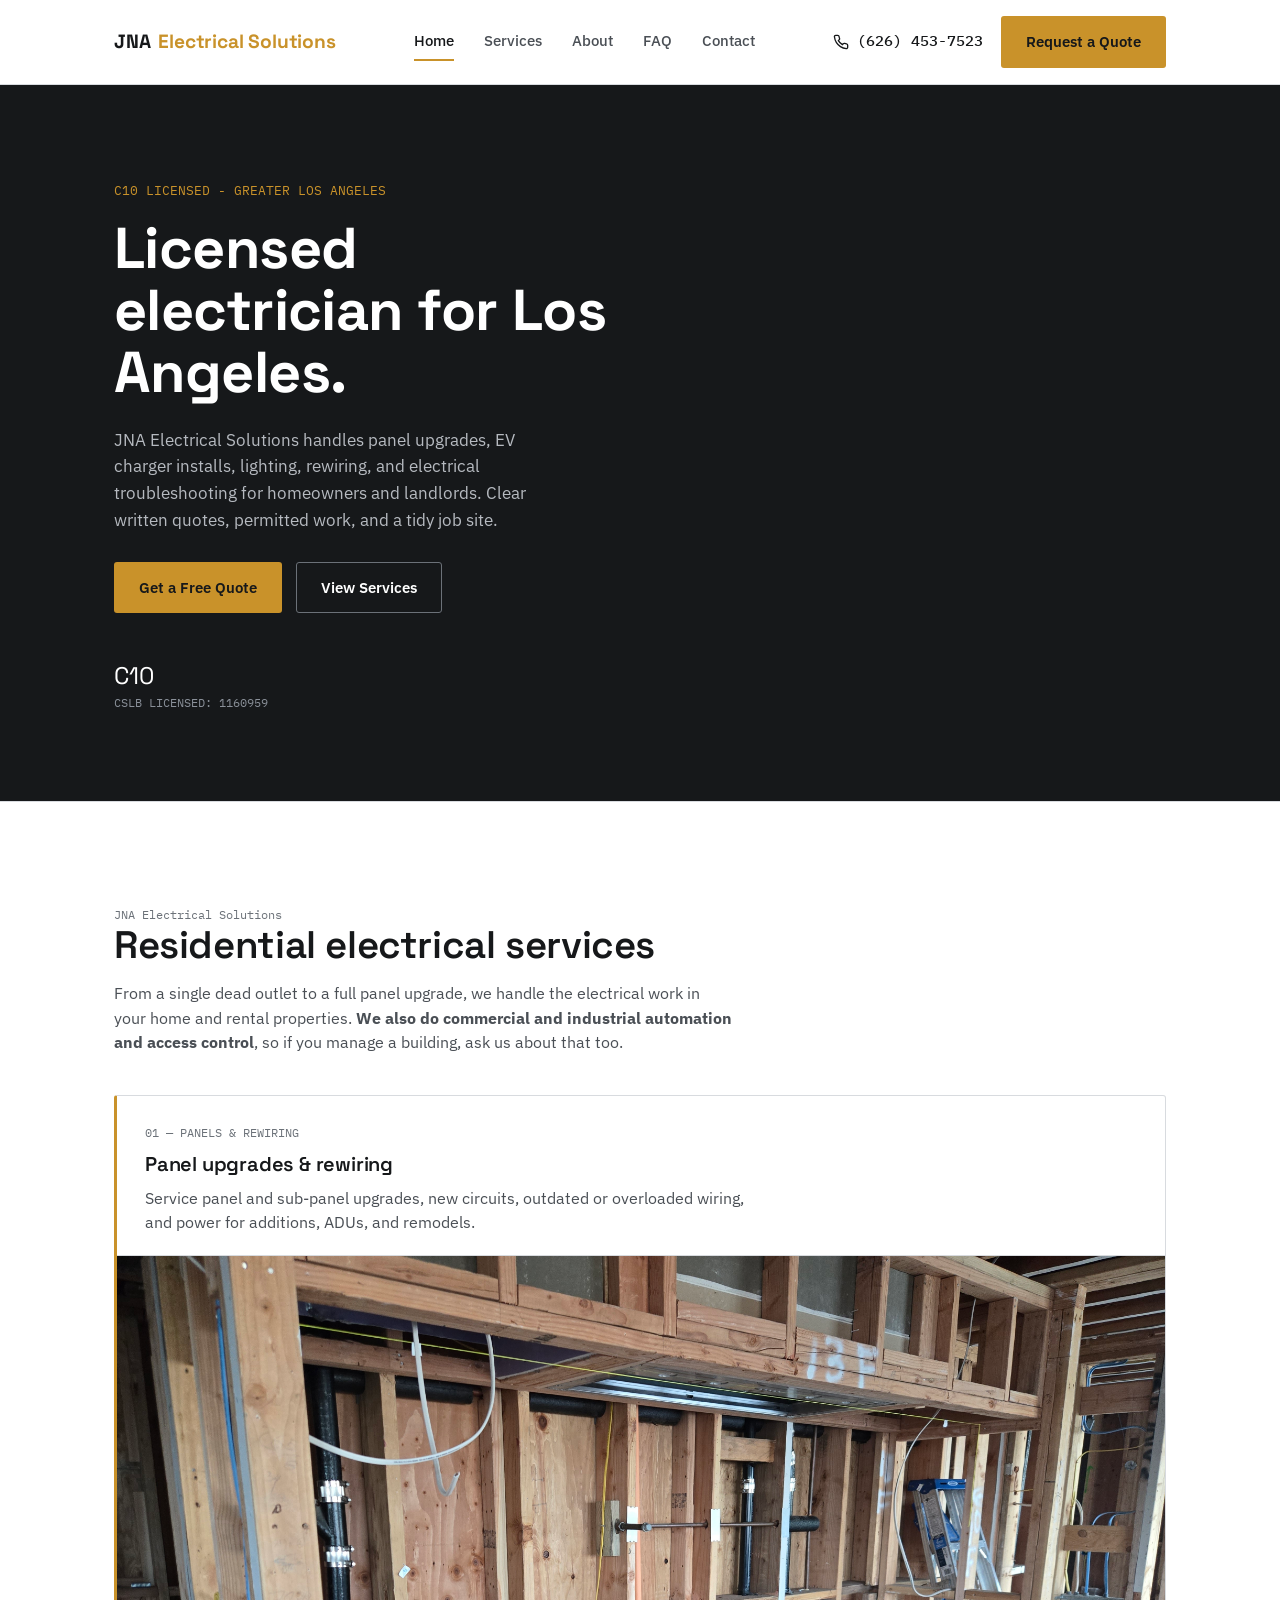
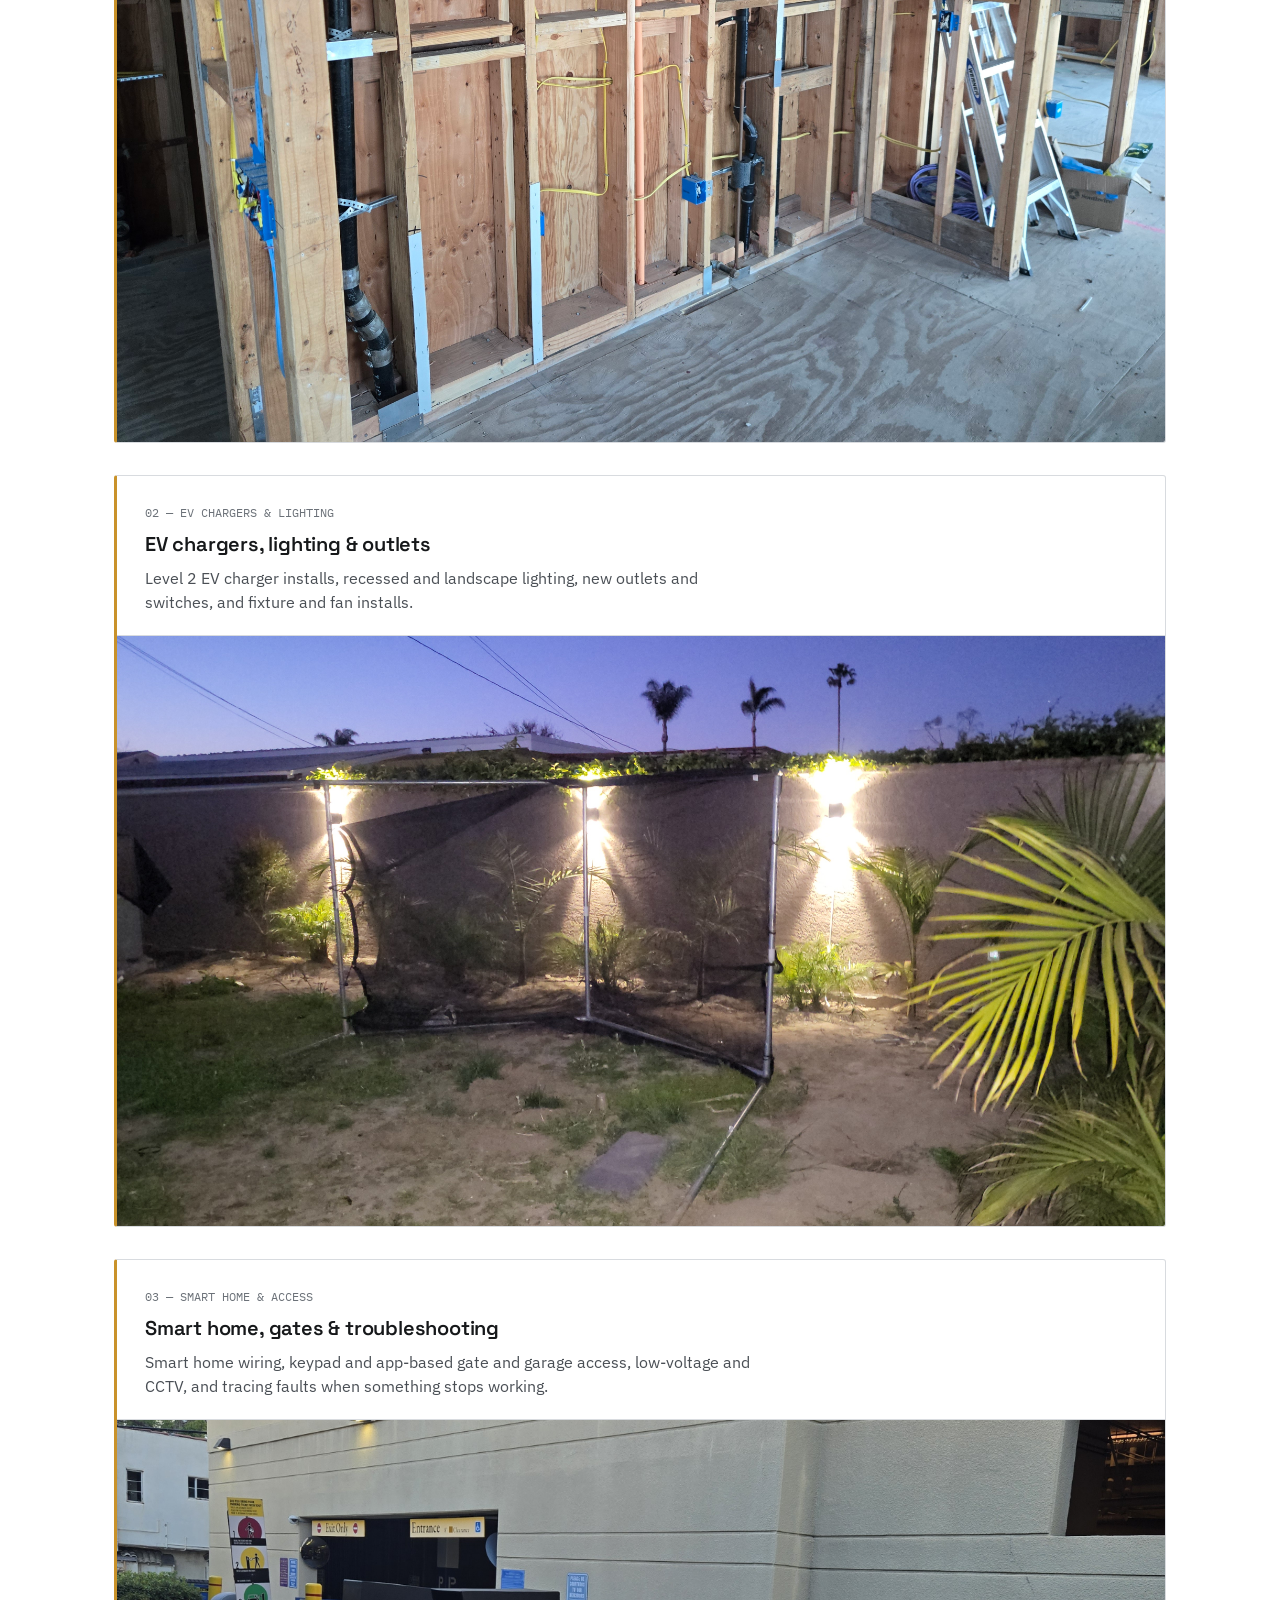
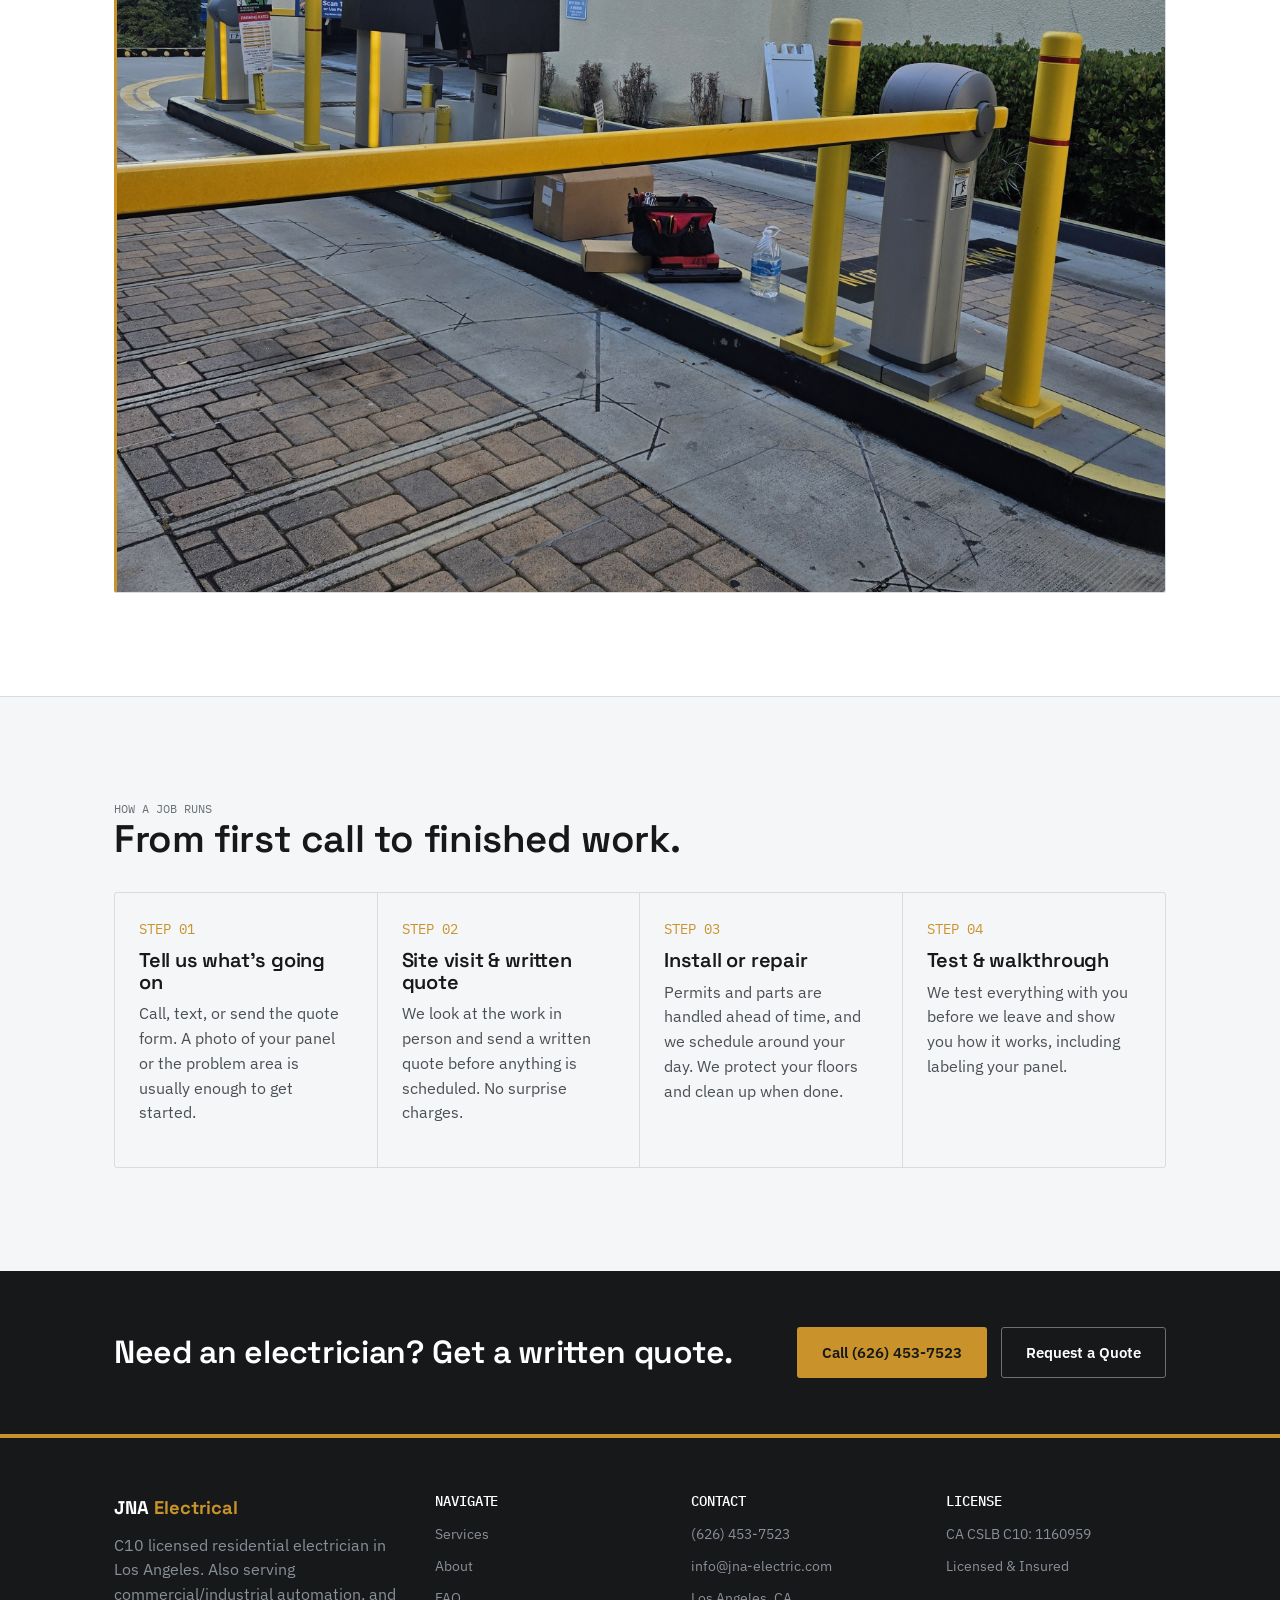
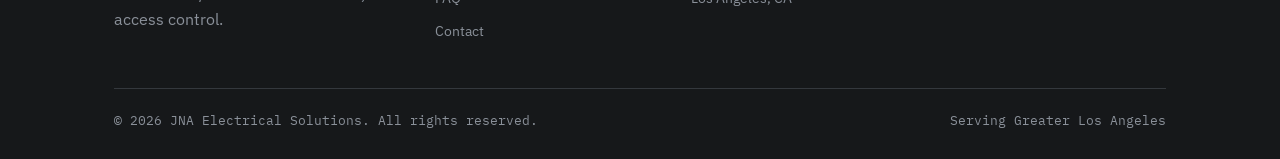
<file: index.html>
<!DOCTYPE html>
<html lang="en">
<head>
<meta charset="UTF-8">
<meta name="viewport" content="width=device-width, initial-scale=1.0">
    <!-- Google tag (gtag.js) -->
<script async src="https://www.googletagmanager.com/gtag/js?id=AW-18493287200"></script>
<script>
  window.dataLayer = window.dataLayer || [];
  function gtag(){dataLayer.push(arguments);}
  gtag('js', new Date());

  gtag('config', 'AW-18493287200');
</script>
<script>
  gtag('config', 'AW-18493287200/JJa3CIvwsZAdEKDWpPJE', {
    'phone_conversion_number': '6264537523'
  });
</script>


<title>JNA Electrical Solutions | Licensed Residential Electrician in Los Angeles</title>
<meta name="description" content="Licensed C10 electrician serving Echo Park, Silver Lake, Los Feliz and Greater Los Angeles. Panel upgrades, EV chargers, lighting, rewiring and troubleshooting. Request a free quote.">
<link rel="canonical" href="https://jna-electric.com/">
<link rel="preconnect" href="https://fonts.googleapis.com">
<link href="https://fonts.googleapis.com/css2?family=Space+Grotesk:wght@500;600;700&family=IBM+Plex+Sans:wght@400;500;600;700&family=IBM+Plex+Mono:wght@400;500&display=swap" rel="stylesheet">
<link rel="stylesheet" href="css/style.css">
<script type="application/ld+json">
{
  "@context": "https://schema.org",
  "@type": "Electrician",
  "name": "JNA Electrical Solutions",
  "url": "https://jna-electric.com/",
  "telephone": "+1-626-453-7523",
  "email": "info@jna-electric.com",
  "address": { "@type": "PostalAddress", "addressLocality": "Los Angeles", "addressRegion": "CA", "addressCountry": "US" },
  "areaServed": ["Echo Park", "Silver Lake", "Los Feliz", "Highland Park", "Koreatown", "Culver City", "Los Angeles"],
  "description": "Licensed C10 electrical contractor for residential electrical work in Los Angeles."
}
</script>
</head>
<body>

<header class="site-header">
  <div class="header-bar">
    <a href="index.html" class="logo">JNA <span>Electrical Solutions</span></a>
    <nav class="main-nav" aria-label="Primary">
      <a href="index.html" aria-current="page">Home</a>
      <a href="services.html">Services</a>
      <a href="about.html">About</a>
      <a href="faq.html">FAQ</a>
      <a href="contact.html">Contact</a>
    </nav>
    <div class="header-actions">
      <a class="call-link" href="tel:+16264537523">
        <svg viewBox="0 0 24 24" fill="none" stroke="currentColor" stroke-width="2"><path d="M22 16.92v3a2 2 0 0 1-2.18 2 19.79 19.79 0 0 1-8.63-3.07 19.5 19.5 0 0 1-6-6 19.79 19.79 0 0 1-3.07-8.67A2 2 0 0 1 4.11 2h3a2 2 0 0 1 2 1.72c.127.96.361 1.903.7 2.81a2 2 0 0 1-.45 2.11L8.09 9.91a16 16 0 0 0 6 6l1.27-1.27a2 2 0 0 1 2.11-.45c.907.339 1.85.573 2.81.7A2 2 0 0 1 22 16.92z"/></svg>
        (626) 453-7523
      </a>
      <a href="quote.html" class="btn btn-amber">Request a Quote</a>
      <button class="nav-toggle" aria-label="Toggle menu" aria-expanded="false">
        <svg viewBox="0 0 24 24" fill="none" stroke="currentColor" stroke-width="2"><line x1="3" y1="6" x2="21" y2="6"/><line x1="3" y1="12" x2="21" y2="12"/><line x1="3" y1="18" x2="21" y2="18"/></svg>
      </button>
    </div>
  </div>
</header>

<section class="hero">
  <div class="container">
    <div>
      <div class="hero-eyebrow">C10 LICENSED - GREATER LOS ANGELES</div>
      <h1>Licensed electrician for Los Angeles.</h1>
      <p class="lead">JNA Electrical Solutions handles panel upgrades, EV charger installs, lighting, rewiring, and electrical troubleshooting for homeowners and landlords. Clear written quotes, permitted work, and a tidy job site.</p>
      <div class="hero-actions">
        <a href="quote.html" class="btn btn-amber">Get a Free Quote</a>
        <a href="services.html" class="btn btn-outline">View Services</a>
      </div>
      <div class="hero-stats">
        <div class="hero-stat">
          <div class="num">C10</div>
          <div class="label">CSLB LICENSED: 1160959</div>
        </div>
      </div>
    </div>
  </div>
</section>

<section class="section section-top-rule">
  <div class="container">
    <div class="eyebrow">JNA Electrical Solutions</div>
    <h2>Residential electrical services</h2>
    <p style="margin-bottom: 40px;">From a single dead outlet to a full panel upgrade, we handle the electrical work in your home and rental properties. <strong>We also do commercial and industrial automation and access control</strong>, so if you manage a building, ask us about that too.</p>
    <div class="grid grid-3-vertical">
      <div class="panel panel-terminal">
        <span class="tag">01 — PANELS &amp; REWIRING</span>
        <h3>Panel upgrades &amp; rewiring</h3>
        <p>Service panel and sub-panel upgrades, new circuits, outdated or overloaded wiring, and power for additions, ADUs, and remodels.</p>
        <div class="panel-media">
          <img src="images/electrical.jpg" alt="Electrical panel and wiring installation in a Los Angeles home">
        </div>
      </div>
      <div class="panel panel-terminal">
        <span class="tag">02 — EV CHARGERS &amp; LIGHTING</span>
        <h3>EV chargers, lighting &amp; outlets</h3>
        <p>Level 2 EV charger installs, recessed and landscape lighting, new outlets and switches, and fixture and fan installs.</p>
        <div class="panel-media">
          <img src="images/ev-lighting.jpg" alt="EV charger and lighting installation at a home">
        </div>
      </div>
      <div class="panel panel-terminal">
        <span class="tag">03 — SMART HOME &amp; ACCESS</span>
        <h3>Smart home, gates &amp; troubleshooting</h3>
        <p>Smart home wiring, keypad and app-based gate and garage access, low-voltage and CCTV, and tracing faults when something stops working.</p>
        <div class="panel-media">
          <img src="images/access-control.jpg" alt="Gate access control installation at a residence">
        </div>
      </div>
    </div>
  </div>
</section>

<section class="section section--off section-top-rule">
  <div class="container">
    <div class="eyebrow">HOW A JOB RUNS</div>
    <h2>From first call to finished work.</h2>
  </div>
  <div class="container" style="margin-top: 32px;">
    <div class="steps">
      <div class="step">
        <span class="step-num">STEP 01</span>
        <h3>Tell us what's going on</h3>
        <p>Call, text, or send the quote form. A photo of your panel or the problem area is usually enough to get started.</p>
      </div>
      <div class="step">
        <span class="step-num">STEP 02</span>
        <h3>Site visit &amp; written quote</h3>
        <p>We look at the work in person and send a written quote before anything is scheduled. No surprise charges.</p>
      </div>
      <div class="step">
        <span class="step-num">STEP 03</span>
        <h3>Install or repair</h3>
        <p>Permits and parts are handled ahead of time, and we schedule around your day. We protect your floors and clean up when done.</p>
      </div>
      <div class="step">
        <span class="step-num">STEP 04</span>
        <h3>Test &amp; walkthrough</h3>
        <p>We test everything with you before we leave and show you how it works, including labeling your panel.</p>
      </div>
    </div>
  </div>
</section>

<!-- <section class="section section-top-rule">
  <div class="container">
    <div class="eyebrow">SERVICE AREA</div>
    <h2>Based in Echo Park, serving Los Angeles.</h2>
    <p>We work in Echo Park, Silver Lake, Los Feliz, Highland Park, Koreatown, Culver City, and across Greater Los Angeles. Not sure if we cover your neighborhood? <a href="contact.html">Ask us</a>.</p>
  </div>
</section> -->

<!-- <section class="section section-top-rule">
  <div class="container">
    <div class="eyebrow">FROM CLIENTS</div>
    <h2>What it's like to work with us.</h2>
    <div class="grid grid-3" style="margin-top: 32px;">
      Add real client reviews here once you have them.
    </div>
  </div>
</section> -->

<section class="cta-band">
  <div class="container">
    <h2>Need an electrician? Get a written quote.</h2>
    <div class="actions">
      <a href="tel:+16264537523" class="btn btn-amber">Call (626) 453-7523</a>
      <a href="quote.html" class="btn btn-outline">Request a Quote</a>
    </div>
  </div>
</section>

<footer class="site-footer">
  <div class="container">
    <div class="footer-grid">
      <div>
        <div class="footer-logo">JNA <span>Electrical</span></div>
        <p style="color: var(--gray-400); max-width: 32ch;">C10 licensed residential electrician in Los Angeles. Also serving commercial/industrial automation, and access control.</p>
      </div>
      <div>
        <h4>NAVIGATE</h4>
        <ul>
          <li><a href="services.html">Services</a></li>
          <li><a href="about.html">About</a></li>
          <li><a href="faq.html">FAQ</a></li>
          <li><a href="contact.html">Contact</a></li>
        </ul>
      </div>
      <div>
        <h4>CONTACT</h4>
        <ul>
          <li><a href="tel:+16264537523">(626) 453-7523</a></li>
          <li><a href="mailto:info@jna-electric.com">info@jna-electric.com</a></li>
          <li>Los Angeles, CA</li>
        </ul>
      </div>
      <div>
        <h4>LICENSE</h4>
        <ul>
          <li>CA CSLB C10: 1160959</li>
          <li>Licensed &amp; Insured</li>
        </ul>
      </div>
    </div>
    <div class="footer-bottom">
      <span>© 2026 JNA Electrical Solutions. All rights reserved.</span>
      <span>Serving Greater Los Angeles</span>
    </div>
  </div>
</footer>

<div class="mobile-call-bar">
  <a class="call" href="tel:+16264537523">Call Now</a>
  <a class="quote" href="quote.html">Request Quote</a>
</div>

<script src="js/main.js"></script>
</body>
</html>
</file>
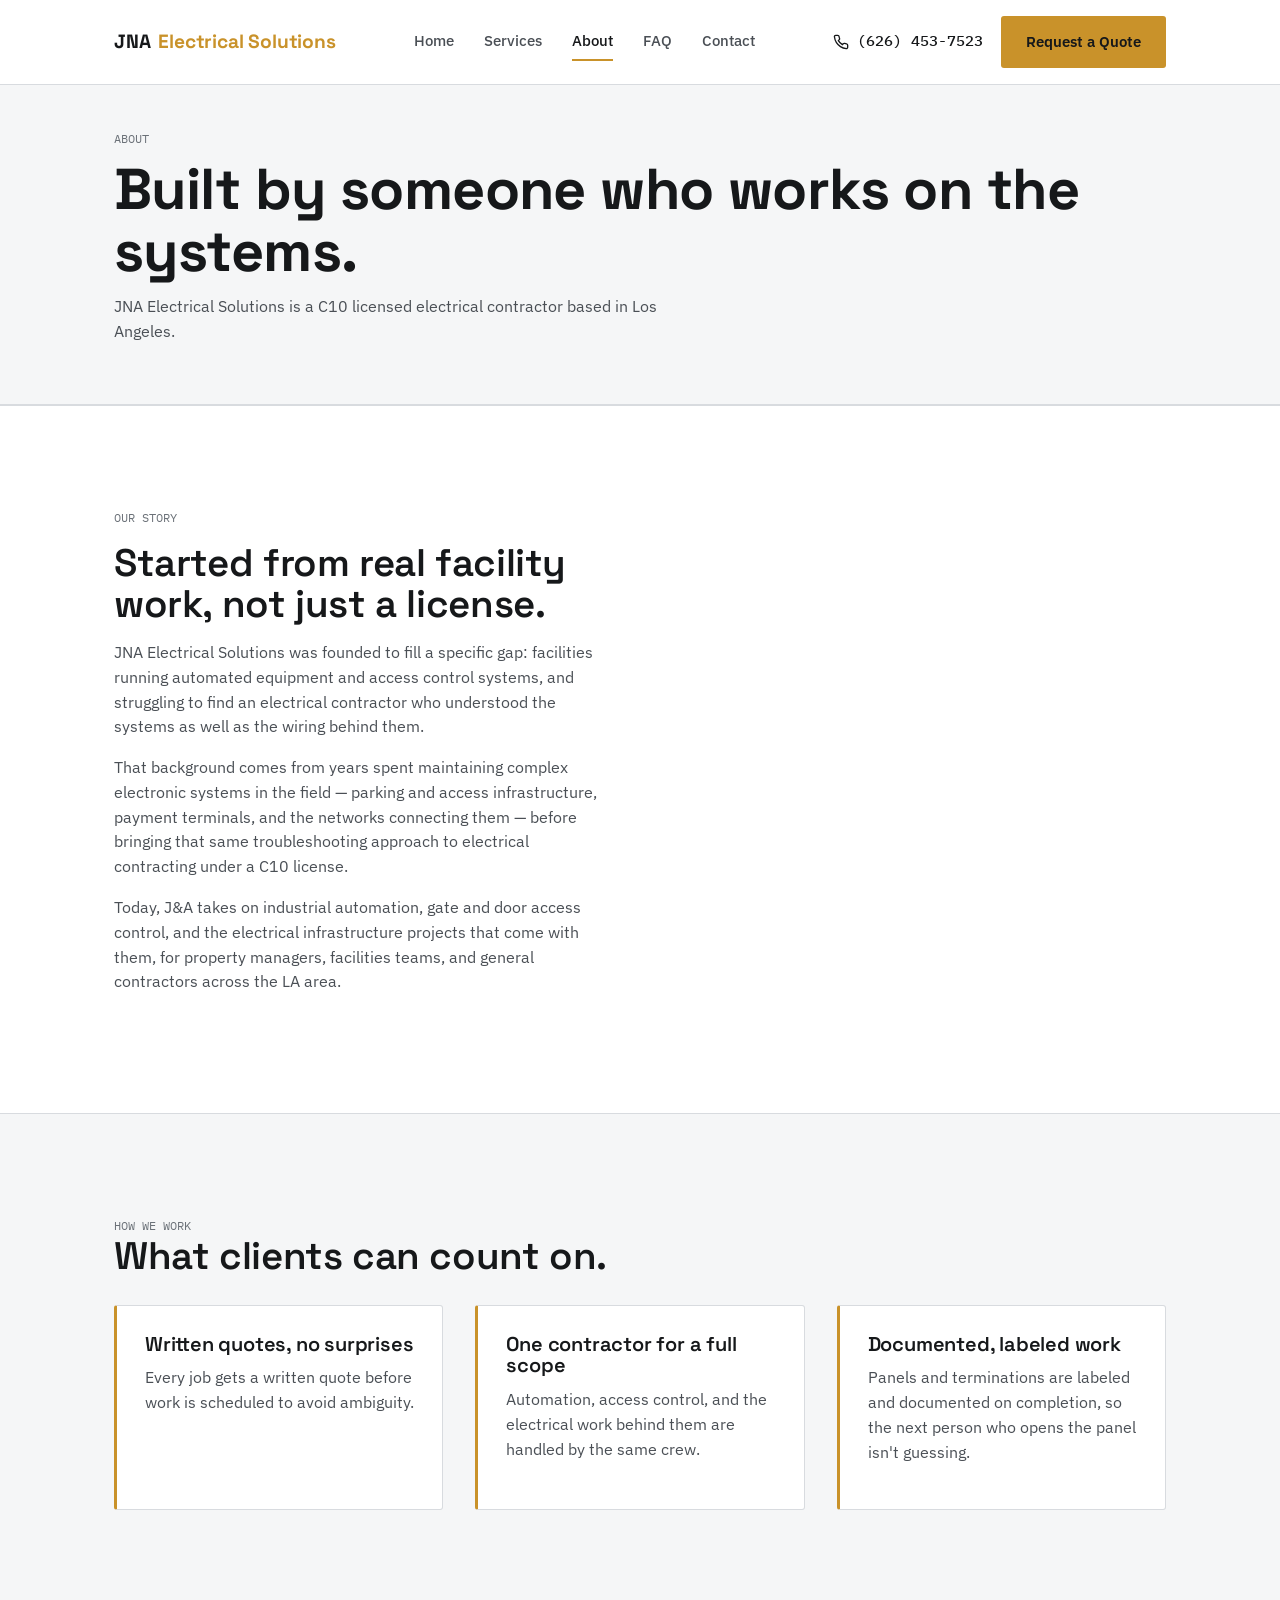
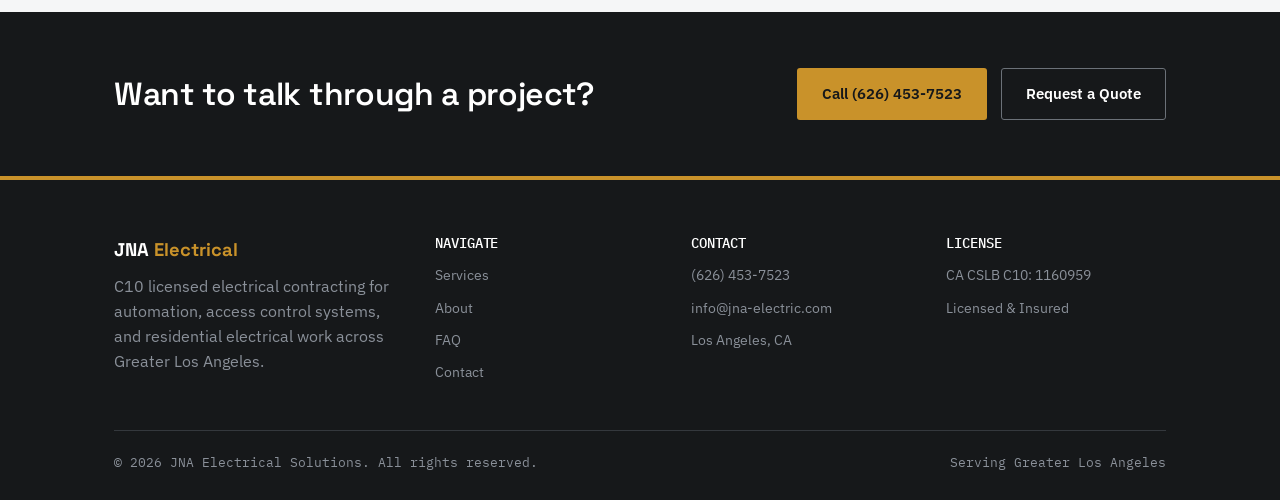
<file: about.html>
<!DOCTYPE html>
<html lang="en">
<head>
<meta charset="UTF-8">
<meta name="viewport" content="width=device-width, initial-scale=1.0">
    <!-- Google tag (gtag.js) -->
<script async src="https://www.googletagmanager.com/gtag/js?id=AW-18493287200"></script>
<script>
  window.dataLayer = window.dataLayer || [];
  function gtag(){dataLayer.push(arguments);}
  gtag('js', new Date());

  gtag('config', 'AW-18493287200');
</script>
<script>
  gtag('config', 'AW-18493287200/JJa3CIvwsZAdEKDWpPJE', {
    'phone_conversion_number': '6264537523'
  });
</script>
<title>About | JNA Electrical Solutions</title>
<meta name="description" content="J&A Electrical Solutions is a C10 licensed electrical contractor in Echo Park, Los Angeles, specializing in industrial automation and access control systems.">
<link rel="preconnect" href="https://fonts.googleapis.com">
<link href="https://fonts.googleapis.com/css2?family=Space+Grotesk:wght@500;600;700&family=IBM+Plex+Sans:wght@400;500;600;700&family=IBM+Plex+Mono:wght@400;500&display=swap" rel="stylesheet">
<link rel="stylesheet" href="css/style.css">
</head>
<body>

<header class="site-header">
  <div class="header-bar">
    <a href="index.html" class="logo">JNA <span>Electrical Solutions</span></a>
    <nav class="main-nav" aria-label="Primary">
      <a href="index.html">Home</a>
      <a href="services.html">Services</a>
      <a href="about.html" aria-current="page">About</a>
      <a href="faq.html">FAQ</a>
      <a href="contact.html">Contact</a>
    </nav>
    <div class="header-actions">
      <a class="call-link" href="tel:+16264537523">
        <svg viewBox="0 0 24 24" fill="none" stroke="currentColor" stroke-width="2"><path d="M22 16.92v3a2 2 0 0 1-2.18 2 19.79 19.79 0 0 1-8.63-3.07 19.5 19.5 0 0 1-6-6 19.79 19.79 0 0 1-3.07-8.67A2 2 0 0 1 4.11 2h3a2 2 0 0 1 2 1.72c.127.96.361 1.903.7 2.81a2 2 0 0 1-.45 2.11L8.09 9.91a16 16 0 0 0 6 6l1.27-1.27a2 2 0 0 1 2.11-.45c.907.339 1.85.573 2.81.7A2 2 0 0 1 22 16.92z"/></svg>
        (626) 453-7523
      </a>
      <a href="quote.html" class="btn btn-amber">Request a Quote</a>
      <button class="nav-toggle" aria-label="Toggle menu" aria-expanded="false">
        <svg viewBox="0 0 24 24" fill="none" stroke="currentColor" stroke-width="2"><line x1="3" y1="6" x2="21" y2="6"/><line x1="3" y1="12" x2="21" y2="12"/><line x1="3" y1="18" x2="21" y2="18"/></svg>
      </button>
    </div>
  </div>
</header>

<div class="page-head">
  <div class="container">
    <div class="eyebrow">ABOUT</div>
    <h1 style="margin-bottom: 12px;">Built by someone who works on the systems.</h1>
    <p>JNA Electrical Solutions is a C10 licensed electrical contractor based in Los Angeles.</p>
  </div>
</div>

<section class="section section-top-rule">
  <div class="container split">
    <div>
      <div class="eyebrow" style="margin-bottom: 14px;">OUR STORY</div>
      <h2>Started from real facility work, not just a license.</h2>
      <p>JNA Electrical Solutions was founded to fill a specific gap: facilities running automated equipment and access control systems, and struggling to find an electrical contractor who understood the systems as well as the wiring behind them.</p>
      <p>That background comes from years spent maintaining complex electronic systems in the field — parking and access infrastructure, payment terminals, and the networks connecting them — before bringing that same troubleshooting approach to electrical contracting under a C10 license.</p>
      <p>Today, J&amp;A takes on industrial automation, gate and door access control, and the electrical infrastructure projects that come with them, for property managers, facilities teams, and general contractors across the LA area.</p>
      <!-- <div class="badge-row">
        <span class="badge">CA CSLB C10 LICENSED</span>
        <span class="badge">LICENSED &amp; INSURED</span>
        <span class="badge">ECHO PARK, LOS ANGELES</span>
      </div> -->
    </div>
    <!-- <svg viewBox="0 0 420 380" fill="none" xmlns="http://www.w3.org/2000/svg" role="img" aria-label="Schematic diagram of a control terminal strip">
      <rect x="20" y="20" width="380" height="340" rx="3" stroke="#d8dbdf"/>
      <text x="40" y="55" fill="#8a9099" font-family="IBM Plex Mono" font-size="11">TERMINAL STRIP — TB1</text>
      <line x1="40" y1="70" x2="380" y2="70" stroke="#d8dbdf"/>
      <g stroke="#4a4f55">
        <line x1="60" y1="90" x2="60" y2="330"/>
        <line x1="110" y1="90" x2="110" y2="330"/>
        <line x1="160" y1="90" x2="160" y2="330"/>
        <line x1="210" y1="90" x2="210" y2="330"/>
        <line x1="260" y1="90" x2="260" y2="330"/>
        <line x1="310" y1="90" x2="310" y2="330"/>
        <line x1="360" y1="90" x2="360" y2="330"/>
      </g>
      <g fill="#c9922a" stroke="none">
        <circle cx="60" cy="110" r="3"/>
        <circle cx="160" cy="150" r="3"/>
        <circle cx="260" cy="110" r="3"/>
        <circle cx="360" cy="180" r="3"/>
      </g>
      <g stroke="#b6bac0">
        <rect x="45" y="100" width="30" height="14" rx="1"/>
        <rect x="95" y="130" width="30" height="14" rx="1"/>
        <rect x="145" y="100" width="30" height="14" rx="1"/>
        <rect x="195" y="150" width="30" height="14" rx="1"/>
        <rect x="245" y="100" width="30" height="14" rx="1"/>
        <rect x="295" y="140" width="30" height="14" rx="1"/>
        <rect x="345" y="120" width="30" height="14" rx="1"/>
      </g>
    </svg> -->
  </div>
</section>

<section class="section section--off section-top-rule">
  <div class="container">
    <div class="eyebrow">HOW WE WORK</div>
    <h2>What clients can count on.</h2>
    <div class="grid grid-3" style="margin-top: 28px;">
      <div class="panel panel-terminal">
        <h3>Written quotes, no surprises</h3>
        <p>Every job gets a written quote before work is scheduled to avoid ambiguity.</p>
      </div>
      <div class="panel panel-terminal">
        <h3>One contractor for a full scope</h3>
        <p>Automation, access control, and the electrical work behind them are handled by the same crew.</p>
      </div>
      <div class="panel panel-terminal">
        <h3>Documented, labeled work</h3>
        <p>Panels and terminations are labeled and documented on completion, so the next person who opens the panel isn't guessing.</p>
      </div>
    </div>
  </div>
</section>

<section class="cta-band">
  <div class="container">
    <h2>Want to talk through a project?</h2>
    <div class="actions">
      <a href="tel:+16264537523" class="btn btn-amber">Call (626) 453-7523</a>
      <a href="quote.html" class="btn btn-outline">Request a Quote</a>
    </div>
  </div>
</section>

<footer class="site-footer">
  <div class="container">
    <div class="footer-grid">
      <div>
        <div class="footer-logo">JNA <span>Electrical</span></div>
        <p style="color: var(--gray-400); max-width: 32ch;">C10 licensed electrical contracting for automation, access control systems, and residential electrical work across Greater Los Angeles.</p>
      </div>
      <div>
        <h4>NAVIGATE</h4>
        <ul>
          <li><a href="services.html">Services</a></li>
          <li><a href="about.html">About</a></li>
          <li><a href="faq.html">FAQ</a></li>
          <li><a href="contact.html">Contact</a></li>
        </ul>
      </div>
      <div>
        <h4>CONTACT</h4>
        <ul>
          <li><a href="tel:+16264537523">(626) 453-7523</a></li>
          <li><a href="mailto:info@jna-electric.com">info@jna-electric.com</a></li>
          <li>Los Angeles, CA</li>
        </ul>
      </div>
      <div>
        <h4>LICENSE</h4>
        <ul>
          <li>CA CSLB C10: 1160959</li>
          <li>Licensed &amp; Insured</li>
        </ul>
      </div>
    </div>
    <div class="footer-bottom">
      <span>© 2026 JNA Electrical Solutions. All rights reserved.</span>
      <span>Serving Greater Los Angeles</span>
    </div>
  </div>
</footer>

<div class="mobile-call-bar">
  <a class="call" href="tel:+16264537523">Call Now</a>
  <a class="quote" href="quote.html">Request Quote</a>
</div>

<script src="js/main.js"></script>
</body>
</html>
</file>
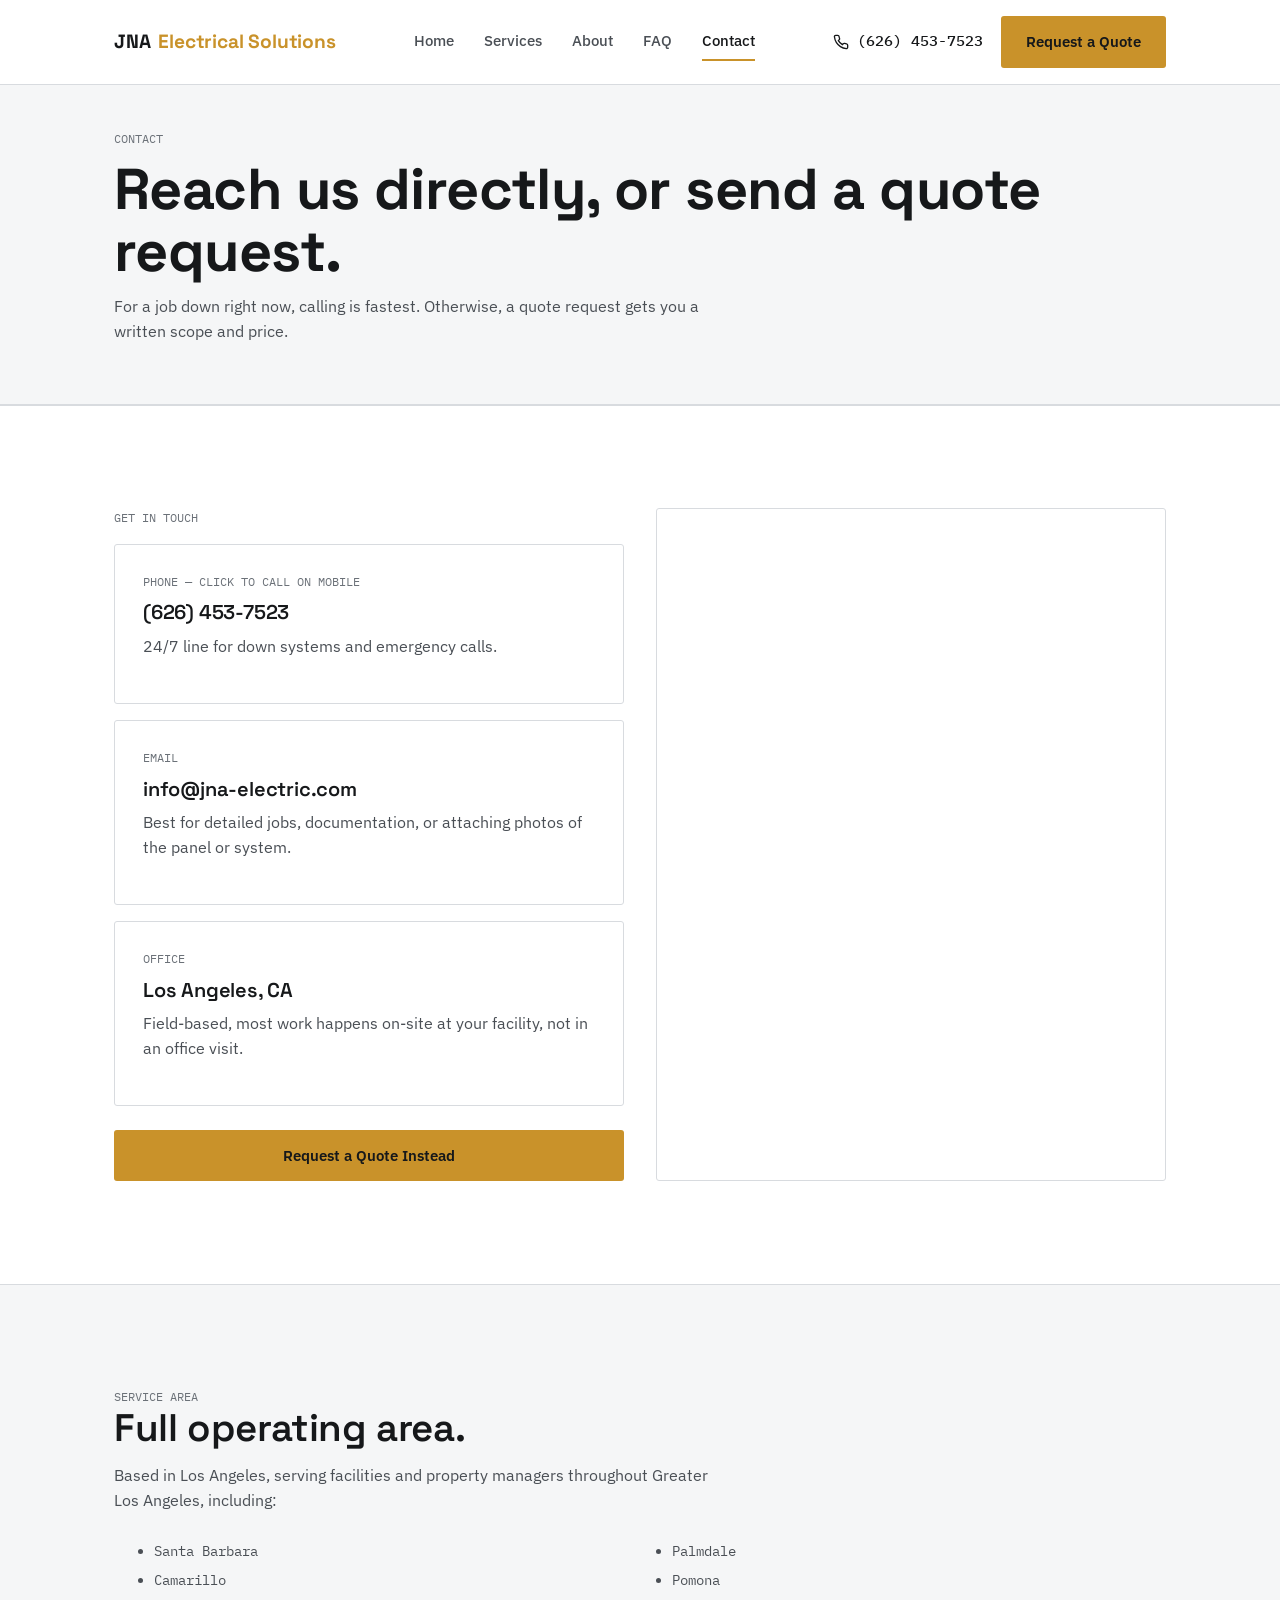
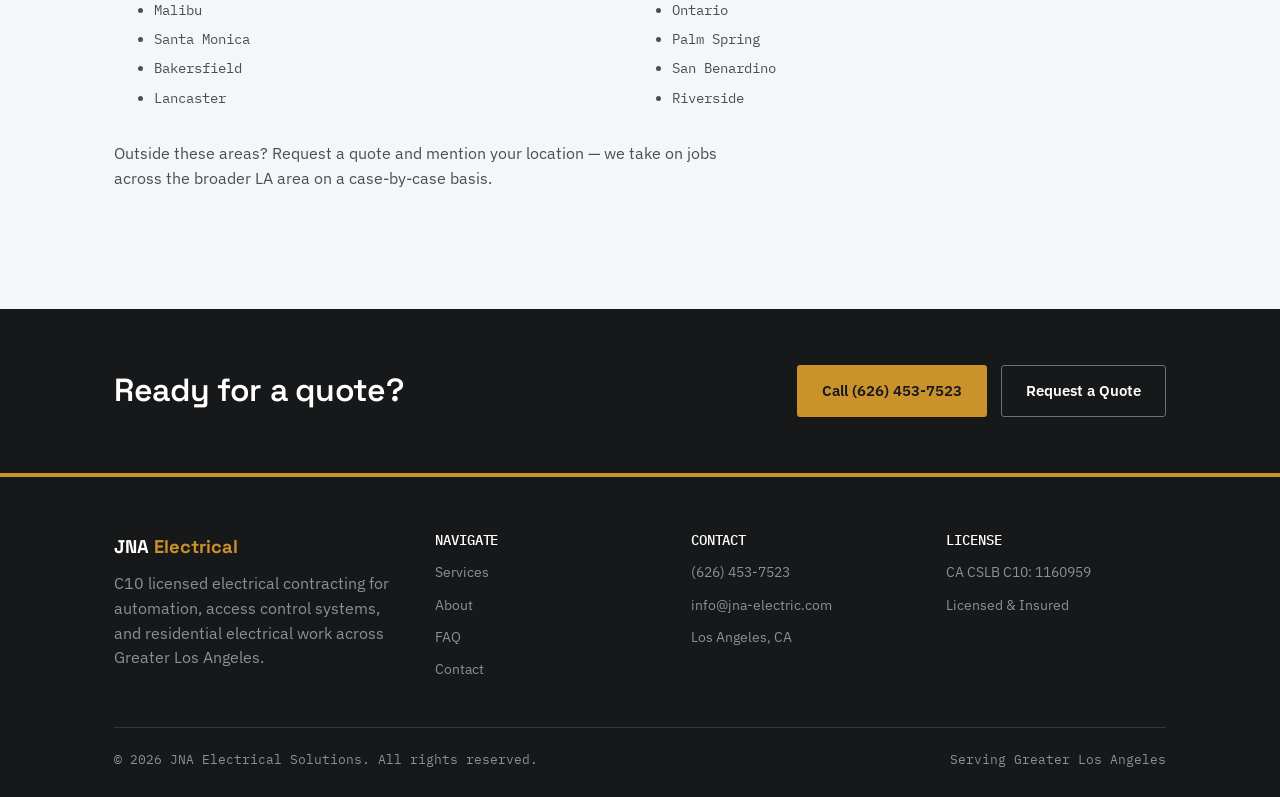
<file: contact.html>
<!DOCTYPE html>
<html lang="en">
<head>
<meta charset="UTF-8">
<meta name="viewport" content="width=device-width, initial-scale=1.0">
    <!-- Google tag (gtag.js) -->
<script async src="https://www.googletagmanager.com/gtag/js?id=AW-18493287200"></script>
<script>
  window.dataLayer = window.dataLayer || [];
  function gtag(){dataLayer.push(arguments);}
  gtag('js', new Date());

  gtag('config', 'AW-18493287200');
</script>
<script>
  gtag('config', 'AW-18493287200/JJa3CIvwsZAdEKDWpPJE', {
    'phone_conversion_number': '6264537523'
  });
</script>
<title>Contact | JNA Electrical Solutions</title>
<meta name="description" content="Contact J&A Electrical Solutions — Echo Park, Los Angeles. Call, email, or request a quote for automation and access control work.">
<link rel="preconnect" href="https://fonts.googleapis.com">
<link href="https://fonts.googleapis.com/css2?family=Space+Grotesk:wght@500;600;700&family=IBM+Plex+Sans:wght@400;500;600;700&family=IBM+Plex+Mono:wght@400;500&display=swap" rel="stylesheet">
<link rel="stylesheet" href="css/style.css">
</head>
<body>

<header class="site-header">
  <div class="header-bar">
    <a href="index.html" class="logo">JNA <span>Electrical Solutions</span></a>
    <nav class="main-nav" aria-label="Primary">
      <a href="index.html">Home</a>
      <a href="services.html">Services</a>
      <a href="about.html">About</a>
      <a href="faq.html">FAQ</a>
      <a href="contact.html" aria-current="page">Contact</a>
    </nav>
    <div class="header-actions">
      <a class="call-link" href="tel:+16264537523">
        <svg viewBox="0 0 24 24" fill="none" stroke="currentColor" stroke-width="2"><path d="M22 16.92v3a2 2 0 0 1-2.18 2 19.79 19.79 0 0 1-8.63-3.07 19.5 19.5 0 0 1-6-6 19.79 19.79 0 0 1-3.07-8.67A2 2 0 0 1 4.11 2h3a2 2 0 0 1 2 1.72c.127.96.361 1.903.7 2.81a2 2 0 0 1-.45 2.11L8.09 9.91a16 16 0 0 0 6 6l1.27-1.27a2 2 0 0 1 2.11-.45c.907.339 1.85.573 2.81.7A2 2 0 0 1 22 16.92z"/></svg>
        (626) 453-7523
      </a>
      <a href="quote.html" class="btn btn-amber">Request a Quote</a>
      <button class="nav-toggle" aria-label="Toggle menu" aria-expanded="false">
        <svg viewBox="0 0 24 24" fill="none" stroke="currentColor" stroke-width="2"><line x1="3" y1="6" x2="21" y2="6"/><line x1="3" y1="12" x2="21" y2="12"/><line x1="3" y1="18" x2="21" y2="18"/></svg>
      </button>
    </div>
  </div>
</header>

<div class="page-head">
  <div class="container">
    <div class="eyebrow">CONTACT</div>
    <h1 style="margin-bottom: 12px;">Reach us directly, or send a quote request.</h1>
    <p>For a job down right now, calling is fastest. Otherwise, a quote request gets you a written scope and price.</p>
  </div>
</div>

<section class="section section-top-rule">
  <div class="container grid grid-2">
    <div>
      <div class="eyebrow" style="margin-bottom: 16px;">GET IN TOUCH</div>
      <div class="panel" style="margin-bottom: 16px;">
        <span class="tag">PHONE — CLICK TO CALL ON MOBILE</span>
        <h3><a href="tel:+16264537523">(626) 453-7523</a></h3>
        <p>24/7 line for down systems and emergency calls.</p>
      </div>
      <div class="panel" style="margin-bottom: 16px;">
        <span class="tag">EMAIL</span>
        <h3><a href="mailto:info@jna-electric.com">info@jna-electric.com</a></h3>
        <p>Best for detailed jobs, documentation, or attaching photos of the panel or system.</p>
      </div>
      <div class="panel">
        <span class="tag">OFFICE</span>
        <h3>Los Angeles, CA</h3>
        <p>Field-based, most work happens on-site at your facility, not in an office visit.</p>
      </div>
      <a href="quote.html" class="btn btn-amber btn-block" style="margin-top: 24px;">Request a Quote Instead</a>
    </div>
    <div class="map-frame">
      <iframe
        src="https://www.google.com/maps?q=Los+Angeles,+Los+Angeles,+CA&output=embed"
        loading="lazy"
        referrerpolicy="no-referrer-when-downgrade"
        title="Map of J&A Electrical Solutions service area centered on Echo Park, Los Angeles">
      </iframe>
    </div>
  </div>
</section>

<section class="section section--off section-top-rule">
  <div class="container">
    <div class="eyebrow">SERVICE AREA</div>
    <h2>Full operating area.</h2>
    <p style="margin-bottom: 28px;">Based in Los Angeles, serving facilities and property managers throughout Greater Los Angeles, including:</p>
    <ul class="area-list">
      <li>Santa Barbara</li>
      <li>Camarillo</li>
      <li>Malibu</li>
      <li>Santa Monica</li>
      <li>Bakersfield</li>
      <li>Lancaster</li>
      <li>Palmdale</li>
      <li>Pomona</li>
      <li>Ontario</li>
      <li>Palm Spring</li>
      <li>San Benardino</li>
      <li>Riverside</li>
    </ul>
    <p style="margin-top: 24px;">Outside these areas? Request a quote and mention your location — we take on jobs across the broader LA area on a case-by-case basis.</p>
  </div>
</section>

<section class="cta-band">
  <div class="container">
    <h2>Ready for a quote?</h2>
    <div class="actions">
      <a href="tel:+16264537523" class="btn btn-amber">Call (626) 453-7523</a>
      <a href="quote.html" class="btn btn-outline">Request a Quote</a>
    </div>
  </div>
</section>

<footer class="site-footer">
  <div class="container">
    <div class="footer-grid">
      <div>
        <div class="footer-logo">JNA <span>Electrical</span></div>
        <p style="color: var(--gray-400); max-width: 32ch;">C10 licensed electrical contracting for automation, access control systems, and residential electrical work across Greater Los Angeles.</p>
      </div>
      <div>
        <h4>NAVIGATE</h4>
        <ul>
          <li><a href="services.html">Services</a></li>
          <li><a href="about.html">About</a></li>
          <li><a href="faq.html">FAQ</a></li>
          <li><a href="contact.html">Contact</a></li>
        </ul>
      </div>
      <div>
        <h4>CONTACT</h4>
        <ul>
          <li><a href="tel:+16264537523">(626) 453-7523</a></li>
          <li><a href="mailto:info@jna-electric.com">info@jna-electric.com</a></li>
          <li>Los Angeles, CA</li>
        </ul>
      </div>
      <div>
        <h4>LICENSE</h4>
        <ul>
          <li>CA CSLB C10: 1160959</li>
          <li>Licensed &amp; Insured</li>
        </ul>
      </div>
    </div>
    <div class="footer-bottom">
      <span>© 2026 JNA Electrical Solutions. All rights reserved.</span>
      <span>Serving Greater Los Angeles</span>
    </div>
  </div>
</footer>

<div class="mobile-call-bar">
  <a class="call" href="tel:+16264537523">Call Now</a>
  <a class="quote" href="quote.html">Request Quote</a>
</div>

<script src="js/main.js"></script>
</body>
</html>
</file>
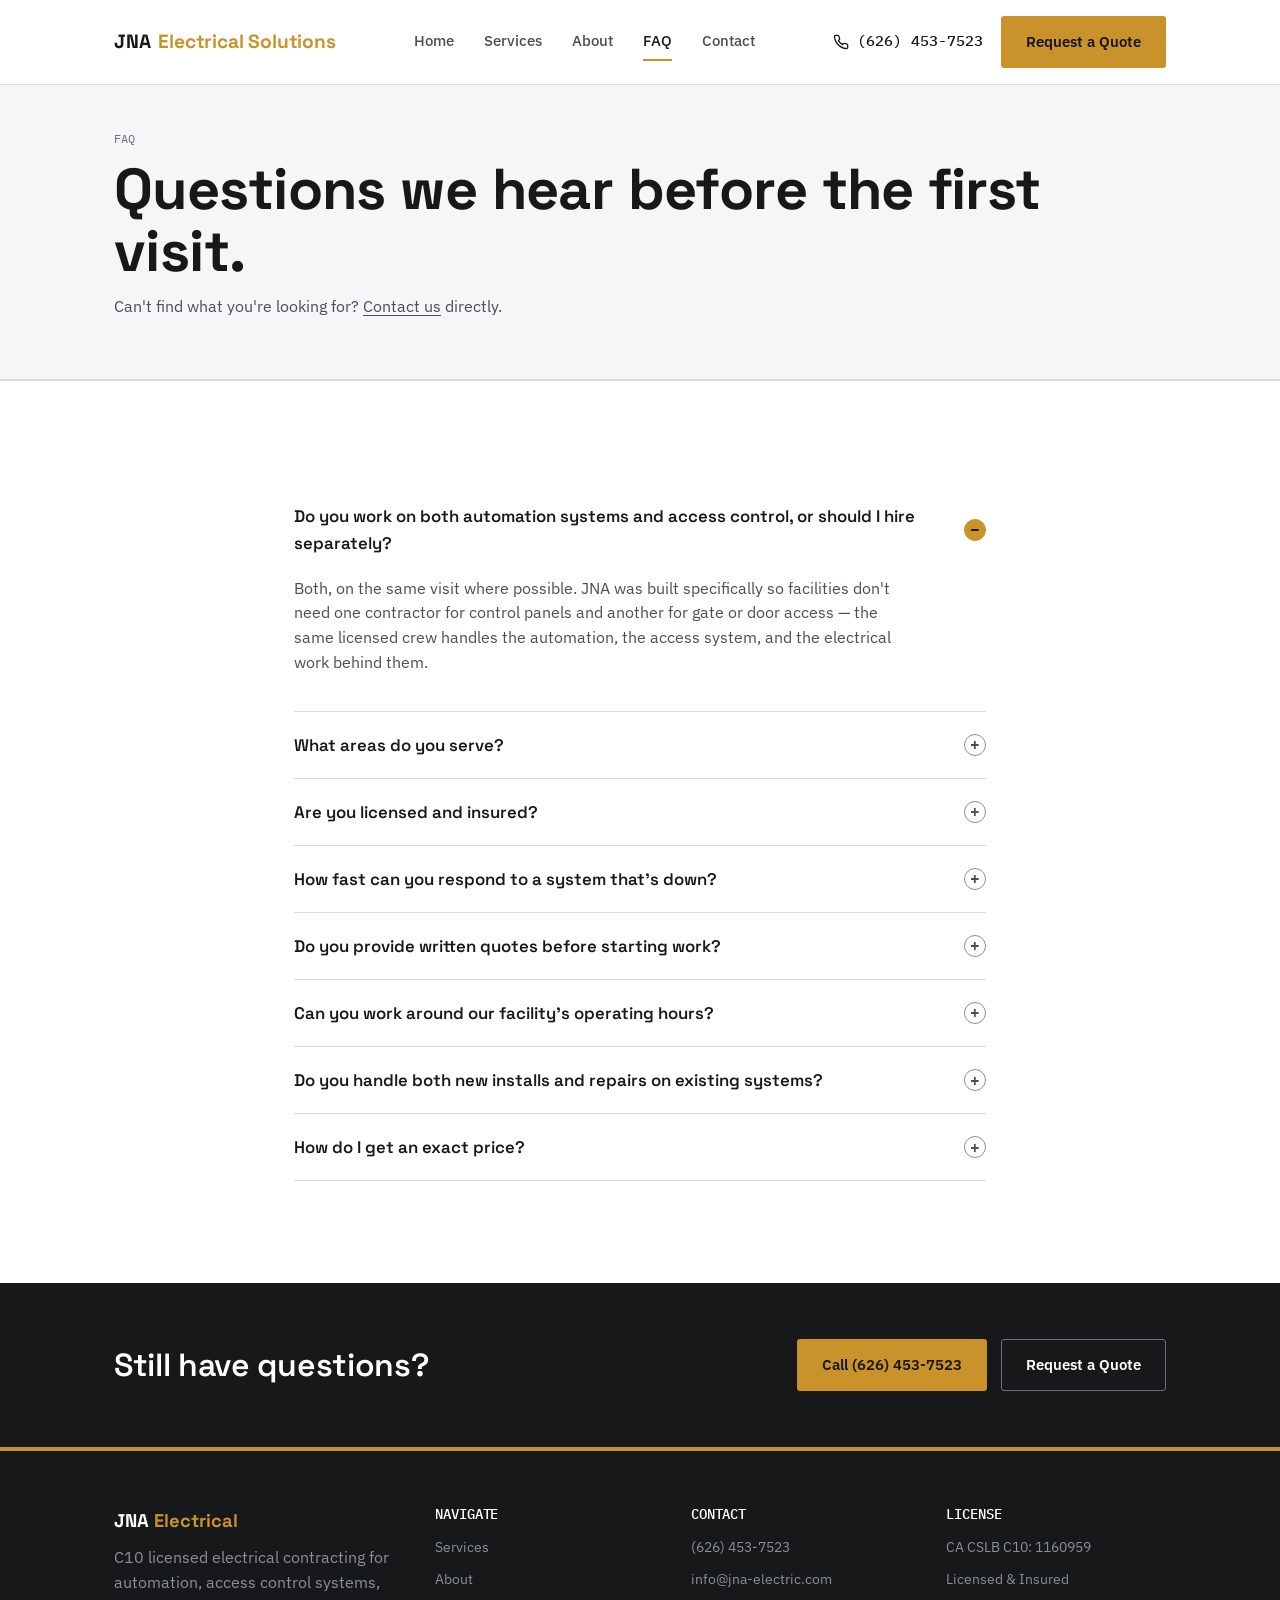
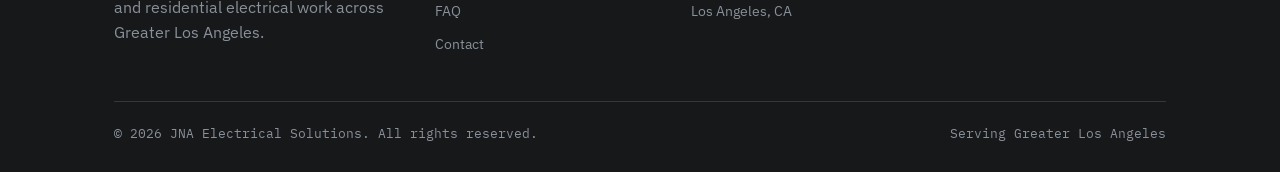
<file: faq.html>
<!DOCTYPE html>
<html lang="en">
<head>
<meta charset="UTF-8">
<meta name="viewport" content="width=device-width, initial-scale=1.0">
    <!-- Google tag (gtag.js) -->
<script async src="https://www.googletagmanager.com/gtag/js?id=AW-18493287200"></script>
<script>
  window.dataLayer = window.dataLayer || [];
  function gtag(){dataLayer.push(arguments);}
  gtag('js', new Date());

  gtag('config', 'AW-18493287200');
</script>
<script>
  gtag('config', 'AW-18493287200/JJa3CIvwsZAdEKDWpPJE', {
    'phone_conversion_number': '6264537523'
  });
</script>
<title>FAQ | JNA Electrical Solutions</title>
<meta name="description" content="Answers to common questions about J&A Electrical Solutions' automation, access control, and electrical services in Los Angeles.">
<link rel="preconnect" href="https://fonts.googleapis.com">
<link href="https://fonts.googleapis.com/css2?family=Space+Grotesk:wght@500;600;700&family=IBM+Plex+Sans:wght@400;500;600;700&family=IBM+Plex+Mono:wght@400;500&display=swap" rel="stylesheet">
<link rel="stylesheet" href="css/style.css">
</head>
<body>

<header class="site-header">
  <div class="header-bar">
    <a href="index.html" class="logo">JNA <span>Electrical Solutions</span></a>
    <nav class="main-nav" aria-label="Primary">
      <a href="index.html">Home</a>
      <a href="services.html">Services</a>
      <a href="about.html">About</a>
      <a href="faq.html" aria-current="page">FAQ</a>
      <a href="contact.html">Contact</a>
    </nav>
    <div class="header-actions">
      <a class="call-link" href="tel:+16264537523">
        <svg viewBox="0 0 24 24" fill="none" stroke="currentColor" stroke-width="2"><path d="M22 16.92v3a2 2 0 0 1-2.18 2 19.79 19.79 0 0 1-8.63-3.07 19.5 19.5 0 0 1-6-6 19.79 19.79 0 0 1-3.07-8.67A2 2 0 0 1 4.11 2h3a2 2 0 0 1 2 1.72c.127.96.361 1.903.7 2.81a2 2 0 0 1-.45 2.11L8.09 9.91a16 16 0 0 0 6 6l1.27-1.27a2 2 0 0 1 2.11-.45c.907.339 1.85.573 2.81.7A2 2 0 0 1 22 16.92z"/></svg>
        (626) 453-7523
      </a>
      <a href="quote.html" class="btn btn-amber">Request a Quote</a>
      <button class="nav-toggle" aria-label="Toggle menu" aria-expanded="false">
        <svg viewBox="0 0 24 24" fill="none" stroke="currentColor" stroke-width="2"><line x1="3" y1="6" x2="21" y2="6"/><line x1="3" y1="12" x2="21" y2="12"/><line x1="3" y1="18" x2="21" y2="18"/></svg>
      </button>
    </div>
  </div>
</header>

<div class="page-head">
  <div class="container">
    <div class="eyebrow">FAQ</div>
    <h1 style="margin-bottom: 12px;">Questions we hear before the first visit.</h1>
    <p>Can't find what you're looking for? <a href="contact.html" style="text-decoration: underline; text-underline-offset: 3px;">Contact us</a> directly.</p>
  </div>
</div>

<section class="section section-top-rule">
  <div class="container" style="max-width: 820px;">

    <details class="faq-item" open>
      <summary><span>Do you work on both automation systems and access control, or should I hire separately?</span><span class="icon"></span></summary>
      <p>Both, on the same visit where possible. JNA was built specifically so facilities don't need one contractor for control panels and another for gate or door access — the same licensed crew handles the automation, the access system, and the electrical work behind them.</p>
    </details>

    <details class="faq-item">
      <summary><span>What areas do you serve?</span><span class="icon"></span></summary>
      <p>We're based in Echo Park and serve Greater Los Angeles, including Koreatown, Silver Lake, Los Feliz, Palms, and Culver City. See the full service area on our <a href="contact.html" style="text-decoration: underline; text-underline-offset: 3px;">Contact page</a>, or ask when you request a quote — we can usually confirm coverage right away.</p>
    </details>

    <details class="faq-item">
      <summary><span>Are you licensed and insured?</span><span class="icon"></span></summary>
      <p>Yes. JNA Electrical Solutions holds an active C10 electrical contractor license with the California CSLB, and carries general liability insurance. A certificate of insurance is available on request for property managers and general contractors.</p>
    </details>

    <details class="faq-item">
      <summary><span>How fast can you respond to a system that's down?</span><span class="icon"></span></summary>
      <p>For an access control or automation system that's fully down, mark your request as emergency when you request a quote or call our line directly — we prioritize same-day response for facilities that can't operate without the system running.</p>
    </details>

    <details class="faq-item">
      <summary><span>Do you provide written quotes before starting work?</span><span class="icon"></span></summary>
      <p>Always. We scope the job — by site visit for most installs and larger repairs, or by phone and photos for smaller diagnostic calls — and send a written quote before anything is scheduled.</p>
    </details>

    <details class="faq-item">
      <summary><span>Can you work around our facility's operating hours?</span><span class="icon"></span></summary>
      <p>In most cases, yes. Panel and access system work is often scheduled after-hours or on weekends for facilities that can't have downtime during business hours — let us know your constraints when you request a quote.</p>
    </details>

    <details class="faq-item">
      <summary><span>Do you handle both new installs and repairs on existing systems?</span><span class="icon"></span></summary>
      <p>Yes. A large share of our work is diagnosing and repairing existing access control and automation systems that other contractors couldn't fully resolve, alongside new installs and upgrades.</p>
    </details>

    <details class="faq-item">
      <summary><span>How do I get an exact price?</span><span class="icon"></span></summary>
      <p>Pricing depends on scope, so we don't quote flat rates online. Submit a <a href="quote.html" style="text-decoration: underline; text-underline-offset: 3px;">quote request</a> with your job type, location, and urgency, and we'll follow up with next steps — usually a call or site visit before a written quote.</p>
    </details>

  </div>
</section>

<section class="cta-band">
  <div class="container">
    <h2>Still have questions?</h2>
    <div class="actions">
      <a href="tel:+16264537523" class="btn btn-amber">Call (626) 453-7523</a>
      <a href="quote.html" class="btn btn-outline">Request a Quote</a>
    </div>
  </div>
</section>

<footer class="site-footer">
  <div class="container">
    <div class="footer-grid">
      <div>
        <div class="footer-logo">JNA <span>Electrical</span></div>
        <p style="color: var(--gray-400); max-width: 32ch;">C10 licensed electrical contracting for automation, access control systems, and residential electrical work across Greater Los Angeles.</p>
      </div>
      <div>
        <h4>NAVIGATE</h4>
        <ul>
          <li><a href="services.html">Services</a></li>
          <li><a href="about.html">About</a></li>
          <li><a href="faq.html">FAQ</a></li>
          <li><a href="contact.html">Contact</a></li>
        </ul>
      </div>
      <div>
        <h4>CONTACT</h4>
        <ul>
          <li><a href="tel:+16264537523">(626) 453-7523</a></li>
          <li><a href="mailto:info@jna-electric.com">info@jna-electric.com</a></li>
          <li>Los Angeles, CA</li>
        </ul>
      </div>
      <div>
        <h4>LICENSE</h4>
        <ul>
          <li>CA CSLB C10: 1160959</li>
          <li>Licensed &amp; Insured</li>
        </ul>
      </div>
    </div>
    <div class="footer-bottom">
      <span>© 2026 JNA Electrical Solutions. All rights reserved.</span>
      <span>Serving Greater Los Angeles</span>
    </div>
  </div>
</footer>

<div class="mobile-call-bar">
  <a class="call" href="tel:+16264537523">Call Now</a>
  <a class="quote" href="quote.html">Request Quote</a>
</div>

<script src="js/main.js"></script>
</body>
</html>
</file>
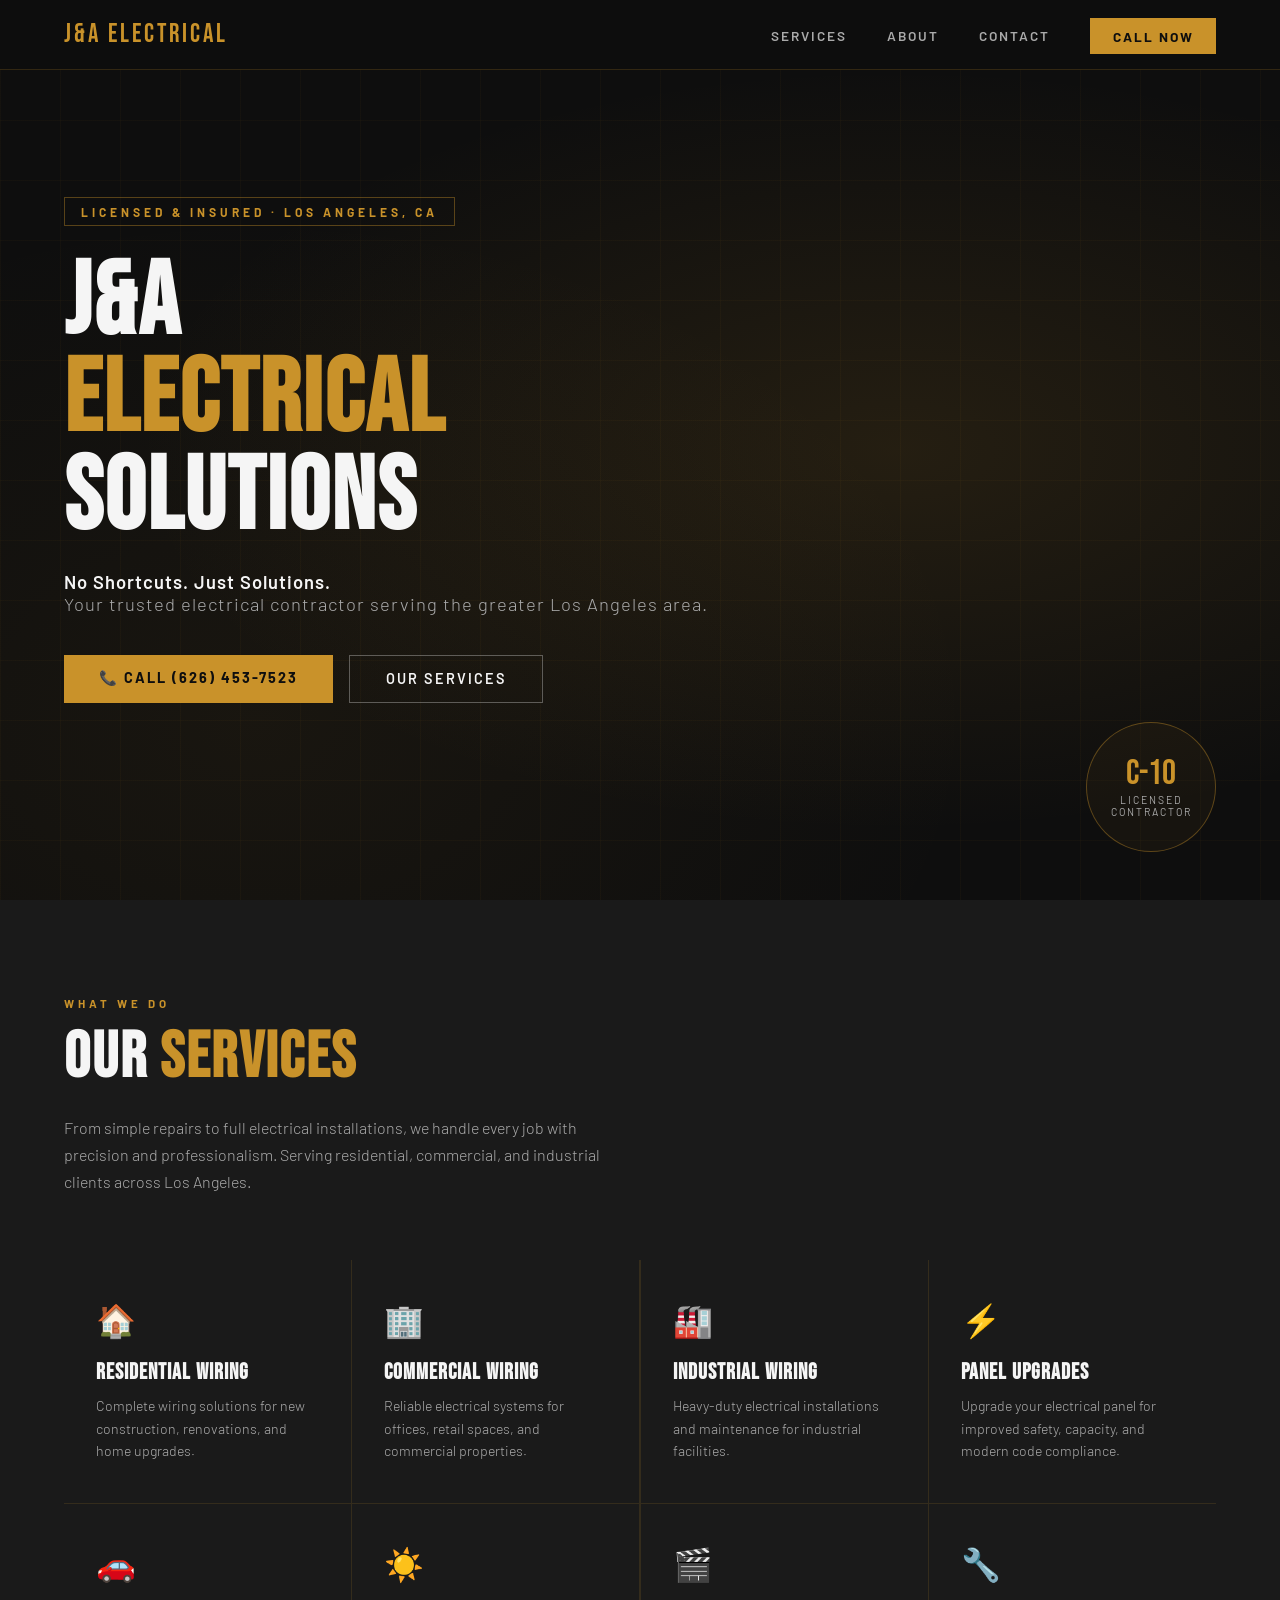
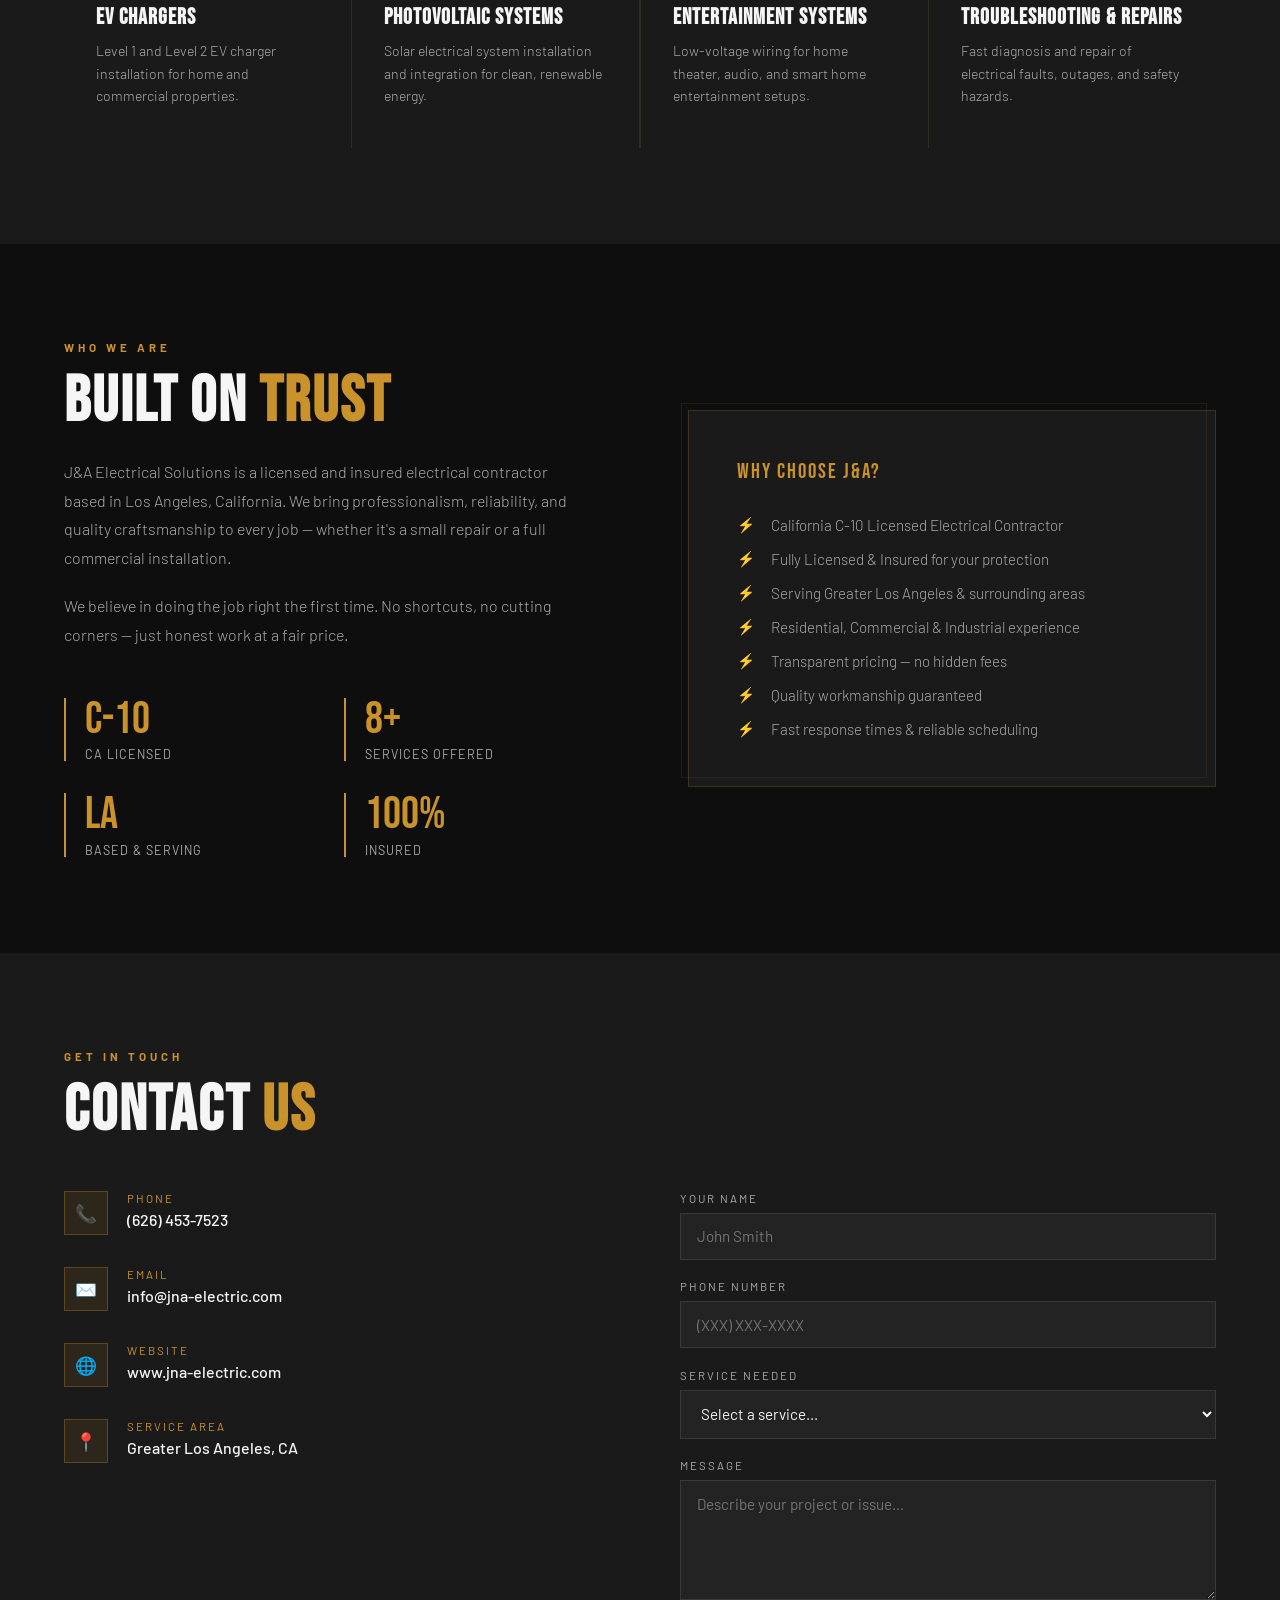
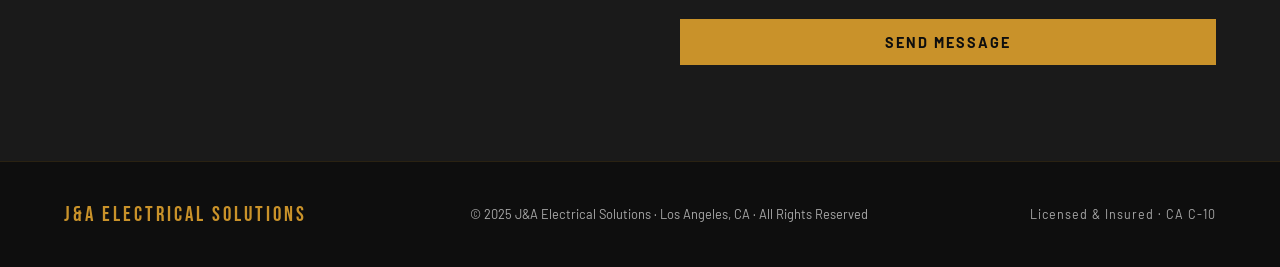
<file: indexOLD.html>
<!DOCTYPE html>
<html lang="en">
<head>
  <meta charset="UTF-8" />
  <meta name="viewport" content="width=device-width, initial-scale=1.0"/>
  <title>J&A Electrical Solutions | Licensed Electrician Los Angeles</title>
  <meta name="description" content="J&A Electrical Solutions — Licensed & Insured electrical contractor serving Los Angeles. Residential wiring, panel upgrades, EV chargers, and more.">
  <link href="https://fonts.googleapis.com/css2?family=Bebas+Neue&family=Barlow:wght@300;400;500;600;700&display=swap" rel="stylesheet">
  <style>
    :root {
      --gold: #C9922A;
      --gold-light: #E8B84B;
      --black: #0e0e0e;
      --dark: #1a1a1a;
      --dark2: #242424;
      --white: #f5f5f5;
      --gray: #aaaaaa;
    }
    * { margin: 0; padding: 0; box-sizing: border-box; }
    html { scroll-behavior: smooth; }
    body { background: var(--black); color: var(--white); font-family: 'Barlow', sans-serif; overflow-x: hidden; }

    /* NAV */
    nav { position: fixed; top: 0; left: 0; right: 0; z-index: 100; display: flex; justify-content: space-between; align-items: center; padding: 1.2rem 4rem; background: rgba(14,14,14,0.92); backdrop-filter: blur(10px); border-bottom: 1px solid rgba(201,146,42,0.2); }
    .nav-logo { font-family: 'Bebas Neue', sans-serif; font-size: 1.6rem; letter-spacing: 3px; color: var(--gold); }
    .nav-links { display: flex; gap: 2.5rem; list-style: none; }
    .nav-links a { color: var(--gray); text-decoration: none; font-size: 0.85rem; font-weight: 600; letter-spacing: 2px; text-transform: uppercase; transition: color 0.3s; }
    .nav-links a:hover { color: var(--gold); }
    .nav-cta { background: var(--gold); color: var(--black) !important; padding: 0.6rem 1.4rem; font-weight: 700 !important; transition: background 0.3s !important; }
    .nav-cta:hover { background: var(--gold-light) !important; }

    /* HERO */
    .hero { min-height: 100vh; display: flex; align-items: center; position: relative; overflow: hidden; padding: 0 4rem; }
    .hero-bg { position: absolute; inset: 0; background: radial-gradient(ellipse at 70% 50%, rgba(201,146,42,0.12) 0%, transparent 60%), radial-gradient(ellipse at 20% 80%, rgba(201,146,42,0.06) 0%, transparent 50%), var(--black); }
    .hero-grid { position: absolute; inset: 0; background-image: linear-gradient(rgba(201,146,42,0.04) 1px, transparent 1px), linear-gradient(90deg, rgba(201,146,42,0.04) 1px, transparent 1px); background-size: 60px 60px; }
    .hero-content { position: relative; z-index: 2; max-width: 700px; animation: fadeUp 0.9s ease both; }
    .hero-eyebrow { display: inline-block; font-size: 0.75rem; font-weight: 700; letter-spacing: 4px; text-transform: uppercase; color: var(--gold); border: 1px solid rgba(201,146,42,0.4); padding: 0.4rem 1rem; margin-bottom: 1.8rem; animation: fadeUp 0.9s 0.1s ease both; }
    .hero h1 { font-family: 'Bebas Neue', sans-serif; font-size: clamp(3.5rem, 8vw, 7rem); line-height: 0.95; letter-spacing: 2px; margin-bottom: 1.5rem; animation: fadeUp 0.9s 0.2s ease both; }
    .hero h1 span { color: var(--gold); }
    .hero-tagline { font-size: 1.15rem; font-weight: 300; color: var(--gray); letter-spacing: 1px; margin-bottom: 2.5rem; animation: fadeUp 0.9s 0.3s ease both; }
    .hero-tagline strong { color: var(--white); font-weight: 600; }
    .hero-buttons { display: flex; gap: 1rem; flex-wrap: wrap; animation: fadeUp 0.9s 0.4s ease both; }
    .btn-primary { background: var(--gold); color: var(--black); padding: 0.9rem 2.2rem; font-family: 'Barlow', sans-serif; font-size: 0.9rem; font-weight: 700; letter-spacing: 2px; text-transform: uppercase; border: none; cursor: pointer; text-decoration: none; display: inline-block; transition: background 0.3s, transform 0.2s; }
    .btn-primary:hover { background: var(--gold-light); transform: translateY(-2px); }
    .btn-secondary { background: transparent; color: var(--white); padding: 0.9rem 2.2rem; font-family: 'Barlow', sans-serif; font-size: 0.9rem; font-weight: 600; letter-spacing: 2px; text-transform: uppercase; border: 1px solid rgba(255,255,255,0.3); cursor: pointer; text-decoration: none; display: inline-block; transition: border-color 0.3s, color 0.3s; }
    .btn-secondary:hover { border-color: var(--gold); color: var(--gold); }
    .hero-badge { position: absolute; right: 4rem; bottom: 3rem; animation: fadeUp 0.9s 0.5s ease both; }
    .hero-badge-inner { width: 130px; height: 130px; border: 1px solid rgba(201,146,42,0.4); border-radius: 50%; display: flex; flex-direction: column; align-items: center; justify-content: center; gap: 0.2rem; background: rgba(201,146,42,0.05); }
    .hero-badge-inner span:first-child { font-family: 'Bebas Neue', sans-serif; font-size: 2.2rem; color: var(--gold); line-height: 1; }
    .hero-badge-inner span:last-child { font-size: 0.65rem; letter-spacing: 2px; text-transform: uppercase; color: var(--gray); text-align: center; padding: 0 0.5rem; }

    /* SECTIONS */
    section { padding: 6rem 4rem; }
    .section-label { font-size: 0.72rem; font-weight: 700; letter-spacing: 4px; text-transform: uppercase; color: var(--gold); margin-bottom: 1rem; }
    .section-title { font-family: 'Bebas Neue', sans-serif; font-size: clamp(2.5rem, 5vw, 4rem); letter-spacing: 2px; line-height: 1; margin-bottom: 1.5rem; }
    .section-title span { color: var(--gold); }

    /* SERVICES */
    #services { background: var(--dark); }
    .services-intro { max-width: 550px; margin-bottom: 4rem; }
    .services-intro p { color: var(--gray); font-size: 1rem; line-height: 1.7; font-weight: 300; }
    .services-grid { display: grid; grid-template-columns: repeat(auto-fit, minmax(260px, 1fr)); gap: 1.5px; background: rgba(201,146,42,0.15); }
    .service-card { background: var(--dark); padding: 2.5rem 2rem; position: relative; overflow: hidden; transition: background 0.3s; cursor: default; }
    .service-card::before { content: ''; position: absolute; bottom: 0; left: 0; width: 0; height: 2px; background: var(--gold); transition: width 0.4s ease; }
    .service-card:hover { background: var(--dark2); }
    .service-card:hover::before { width: 100%; }
    .service-icon { font-size: 2rem; margin-bottom: 1.2rem; display: block; }
    .service-card h3 { font-family: 'Bebas Neue', sans-serif; font-size: 1.4rem; letter-spacing: 1px; margin-bottom: 0.6rem; }
    .service-card p { font-size: 0.88rem; color: var(--gray); line-height: 1.6; font-weight: 300; }

    /* ABOUT */
    #about { display: grid; grid-template-columns: 1fr 1fr; gap: 6rem; align-items: center; }
    .about-stats { display: grid; grid-template-columns: 1fr 1fr; gap: 2rem; margin-top: 3rem; }
    .stat { border-left: 2px solid var(--gold); padding-left: 1.2rem; }
    .stat-number { font-family: 'Bebas Neue', sans-serif; font-size: 2.8rem; color: var(--gold); line-height: 1; }
    .stat-label { font-size: 0.78rem; color: var(--gray); letter-spacing: 1px; text-transform: uppercase; margin-top: 0.3rem; }
    .about-text p { color: var(--gray); font-size: 1rem; line-height: 1.8; font-weight: 300; margin-bottom: 1.2rem; }
    .about-box { background: var(--dark); border: 1px solid rgba(201,146,42,0.2); padding: 3rem; position: relative; }
    .about-box::before { content: ''; position: absolute; top: -8px; left: -8px; right: 8px; bottom: 8px; border: 1px solid rgba(201,146,42,0.1); pointer-events: none; }
    .about-box-title { font-family: 'Bebas Neue', sans-serif; font-size: 1.3rem; letter-spacing: 2px; color: var(--gold); margin-bottom: 2rem; }
    .about-list { list-style: none; display: flex; flex-direction: column; gap: 1rem; }
    .about-list li { display: flex; align-items: center; gap: 1rem; font-size: 0.95rem; color: var(--gray); font-weight: 300; }
    .about-list li::before { content: '⚡'; font-size: 0.9rem; flex-shrink: 0; }

    /* CONTACT */
    #contact { background: var(--dark); }
    .contact-grid { display: grid; grid-template-columns: 1fr 1fr; gap: 5rem; margin-top: 3rem; }
    .contact-info { display: flex; flex-direction: column; gap: 2rem; }
    .contact-item { display: flex; align-items: flex-start; gap: 1.2rem; }
    .contact-item-icon { width: 44px; height: 44px; background: rgba(201,146,42,0.1); border: 1px solid rgba(201,146,42,0.3); display: flex; align-items: center; justify-content: center; font-size: 1.1rem; flex-shrink: 0; }
    .contact-item-text span { display: block; font-size: 0.72rem; letter-spacing: 2px; text-transform: uppercase; color: var(--gold); margin-bottom: 0.3rem; }
    .contact-item-text a, .contact-item-text p { color: var(--white); text-decoration: none; font-size: 1rem; font-weight: 500; transition: color 0.3s; }
    .contact-item-text a:hover { color: var(--gold); }
    .contact-form { display: flex; flex-direction: column; gap: 1.2rem; }
    .form-group { display: flex; flex-direction: column; gap: 0.5rem; }
    .form-group label { font-size: 0.72rem; letter-spacing: 2px; text-transform: uppercase; color: var(--gray); }
    .form-group input, .form-group textarea, .form-group select { background: rgba(255,255,255,0.04); border: 1px solid rgba(255,255,255,0.1); color: var(--white); padding: 0.85rem 1rem; font-family: 'Barlow', sans-serif; font-size: 0.95rem; outline: none; transition: border-color 0.3s; width: 100%; }
    .form-group input:focus, .form-group textarea:focus, .form-group select:focus { border-color: var(--gold); }
    .form-group select option { background: var(--dark); }
    .form-group textarea { resize: vertical; min-height: 120px; }

    /* FOOTER */
    footer { background: var(--black); border-top: 1px solid rgba(201,146,42,0.15); padding: 2.5rem 4rem; display: flex; justify-content: space-between; align-items: center; flex-wrap: wrap; gap: 1rem; }
    .footer-logo { font-family: 'Bebas Neue', sans-serif; font-size: 1.3rem; letter-spacing: 3px; color: var(--gold); }
    .footer-text { font-size: 0.8rem; color: var(--gray); text-align: center; }
    .footer-license { font-size: 0.78rem; color: var(--gray); letter-spacing: 1px; }

    /* ANIMATIONS */
    @keyframes fadeUp { from { opacity: 0; transform: translateY(30px); } to { opacity: 1; transform: translateY(0); } }

    /* MOBILE */
    @media (max-width: 768px) {
      nav { padding: 1rem 1.5rem; }
      .nav-links { display: none; }
      .hero { padding: 0 1.5rem; }
      .hero-badge { display: none; }
      section { padding: 4rem 1.5rem; }
      #about { grid-template-columns: 1fr; gap: 3rem; }
      .contact-grid { grid-template-columns: 1fr; gap: 3rem; }
      footer { padding: 2rem 1.5rem; flex-direction: column; text-align: center; }
    }
  </style>
</head>
<body>

  <nav>
    <div class="nav-logo">J&A Electrical</div>
    <ul class="nav-links">
      <li><a href="#services">Services</a></li>
      <li><a href="#about">About</a></li>
      <li><a href="#contact">Contact</a></li>
      <li><a href="tel:6264537523" class="nav-cta">Call Now</a></li>
    </ul>
  </nav>

  <section class="hero">
    <div class="hero-bg"></div>
    <div class="hero-grid"></div>
    <div class="hero-content">
      <div class="hero-eyebrow">Licensed &amp; Insured · Los Angeles, CA</div>
      <h1>J&amp;A<br><span>Electrical</span><br>Solutions</h1>
      <p class="hero-tagline"><strong>No Shortcuts. Just Solutions.</strong><br>Your trusted electrical contractor serving the greater Los Angeles area.</p>
      <div class="hero-buttons">
        <a href="tel:6264537523" class="btn-primary">📞 Call (626) 453-7523</a>
        <a href="#services" class="btn-secondary">Our Services</a>
      </div>
    </div>
    <div class="hero-badge">
      <div class="hero-badge-inner">
        <span>C-10</span>
        <span>Licensed Contractor</span>
      </div>
    </div>
  </section>

  <section id="services">
    <div class="services-intro">
      <div class="section-label">What We Do</div>
      <h2 class="section-title">Our <span>Services</span></h2>
      <p>From simple repairs to full electrical installations, we handle every job with precision and professionalism. Serving residential, commercial, and industrial clients across Los Angeles.</p>
    </div>
    <div class="services-grid">
      <div class="service-card"><span class="service-icon">🏠</span><h3>Residential Wiring</h3><p>Complete wiring solutions for new construction, renovations, and home upgrades.</p></div>
      <div class="service-card"><span class="service-icon">🏢</span><h3>Commercial Wiring</h3><p>Reliable electrical systems for offices, retail spaces, and commercial properties.</p></div>
      <div class="service-card"><span class="service-icon">🏭</span><h3>Industrial Wiring</h3><p>Heavy-duty electrical installations and maintenance for industrial facilities.</p></div>
      <div class="service-card"><span class="service-icon">⚡</span><h3>Panel Upgrades</h3><p>Upgrade your electrical panel for improved safety, capacity, and modern code compliance.</p></div>
      <div class="service-card"><span class="service-icon">🚗</span><h3>EV Chargers</h3><p>Level 1 and Level 2 EV charger installation for home and commercial properties.</p></div>
      <div class="service-card"><span class="service-icon">☀️</span><h3>Photovoltaic Systems</h3><p>Solar electrical system installation and integration for clean, renewable energy.</p></div>
      <div class="service-card"><span class="service-icon">🎬</span><h3>Entertainment Systems</h3><p>Low-voltage wiring for home theater, audio, and smart home entertainment setups.</p></div>
      <div class="service-card"><span class="service-icon">🔧</span><h3>Troubleshooting &amp; Repairs</h3><p>Fast diagnosis and repair of electrical faults, outages, and safety hazards.</p></div>
    </div>
  </section>

  <section id="about">
    <div class="about-text">
      <div class="section-label">Who We Are</div>
      <h2 class="section-title">Built on <span>Trust</span></h2>
      <p>J&amp;A Electrical Solutions is a licensed and insured electrical contractor based in Los Angeles, California. We bring professionalism, reliability, and quality craftsmanship to every job — whether it's a small repair or a full commercial installation.</p>
      <p>We believe in doing the job right the first time. No shortcuts, no cutting corners — just honest work at a fair price.</p>
      <div class="about-stats">
        <div class="stat"><div class="stat-number">C-10</div><div class="stat-label">CA Licensed</div></div>
        <div class="stat"><div class="stat-number">8+</div><div class="stat-label">Services Offered</div></div>
        <div class="stat"><div class="stat-number">LA</div><div class="stat-label">Based &amp; Serving</div></div>
        <div class="stat"><div class="stat-number">100%</div><div class="stat-label">Insured</div></div>
      </div>
    </div>
    <div class="about-visual">
      <div class="about-box">
        <div class="about-box-title">Why Choose J&amp;A?</div>
        <ul class="about-list">
          <li>California C-10 Licensed Electrical Contractor</li>
          <li>Fully Licensed &amp; Insured for your protection</li>
          <li>Serving Greater Los Angeles &amp; surrounding areas</li>
          <li>Residential, Commercial &amp; Industrial experience</li>
          <li>Transparent pricing — no hidden fees</li>
          <li>Quality workmanship guaranteed</li>
          <li>Fast response times &amp; reliable scheduling</li>
        </ul>
      </div>
    </div>
  </section>

  <section id="contact">
    <div class="section-label">Get In Touch</div>
    <h2 class="section-title">Contact <span>Us</span></h2>
    <div class="contact-grid">
      <div class="contact-info">
        <div class="contact-item">
          <div class="contact-item-icon">📞</div>
          <div class="contact-item-text"><span>Phone</span><a href="tel:6264537523">(626) 453-7523</a></div>
        </div>
        <div class="contact-item">
          <div class="contact-item-icon">✉️</div>
          <div class="contact-item-text"><span>Email</span><a href="mailto:info@jna-electric.com">info@jna-electric.com</a></div>
        </div>
        <div class="contact-item">
          <div class="contact-item-icon">🌐</div>
          <div class="contact-item-text"><span>Website</span><a href="https://www.jna-electric.com">www.jna-electric.com</a></div>
        </div>
        <div class="contact-item">
          <div class="contact-item-icon">📍</div>
          <div class="contact-item-text"><span>Service Area</span><p>Greater Los Angeles, CA</p></div>
        </div>
      </div>
      <form class="contact-form" onsubmit="handleSubmit(event)">
        <div class="form-group"><label>Your Name</label><input type="text" placeholder="John Smith" required /></div>
        <div class="form-group"><label>Phone Number</label><input type="tel" placeholder="(XXX) XXX-XXXX" /></div>
        <div class="form-group">
          <label>Service Needed</label>
          <select>
            <option value="">Select a service...</option>
            <option>Residential Wiring</option>
            <option>Commercial Wiring</option>
            <option>Industrial Wiring</option>
            <option>Panel Upgrade</option>
            <option>EV Charger Installation</option>
            <option>Photovoltaic Systems</option>
            <option>Entertainment Systems</option>
            <option>Troubleshooting &amp; Repairs</option>
            <option>Other</option>
          </select>
        </div>
        <div class="form-group"><label>Message</label><textarea placeholder="Describe your project or issue..."></textarea></div>
        <button type="submit" class="btn-primary">Send Message</button>
      </form>
    </div>
  </section>

  <footer>
    <div class="footer-logo">J&amp;A Electrical Solutions</div>
    <div class="footer-text">© 2025 J&amp;A Electrical Solutions · Los Angeles, CA · All Rights Reserved</div>
    <div class="footer-license">Licensed &amp; Insured · CA C-10</div>
  </footer>

  <script>
    function handleSubmit(e) {
      e.preventDefault();
      alert('Thank you! We will contact you shortly.');
      e.target.reset();
    }
    const observer = new IntersectionObserver((entries) => {
      entries.forEach(entry => {
        if (entry.isIntersecting) {
          entry.target.style.opacity = '1';
          entry.target.style.transform = 'translateY(0)';
        }
      });
    }, { threshold: 0.1 });
    document.querySelectorAll('.service-card, .stat, .contact-item').forEach(el => {
      el.style.opacity = '0';
      el.style.transform = 'translateY(20px)';
      el.style.transition = 'opacity 0.6s ease, transform 0.6s ease';
      observer.observe(el);
    });
  </script>
</body>
</html>
</file>
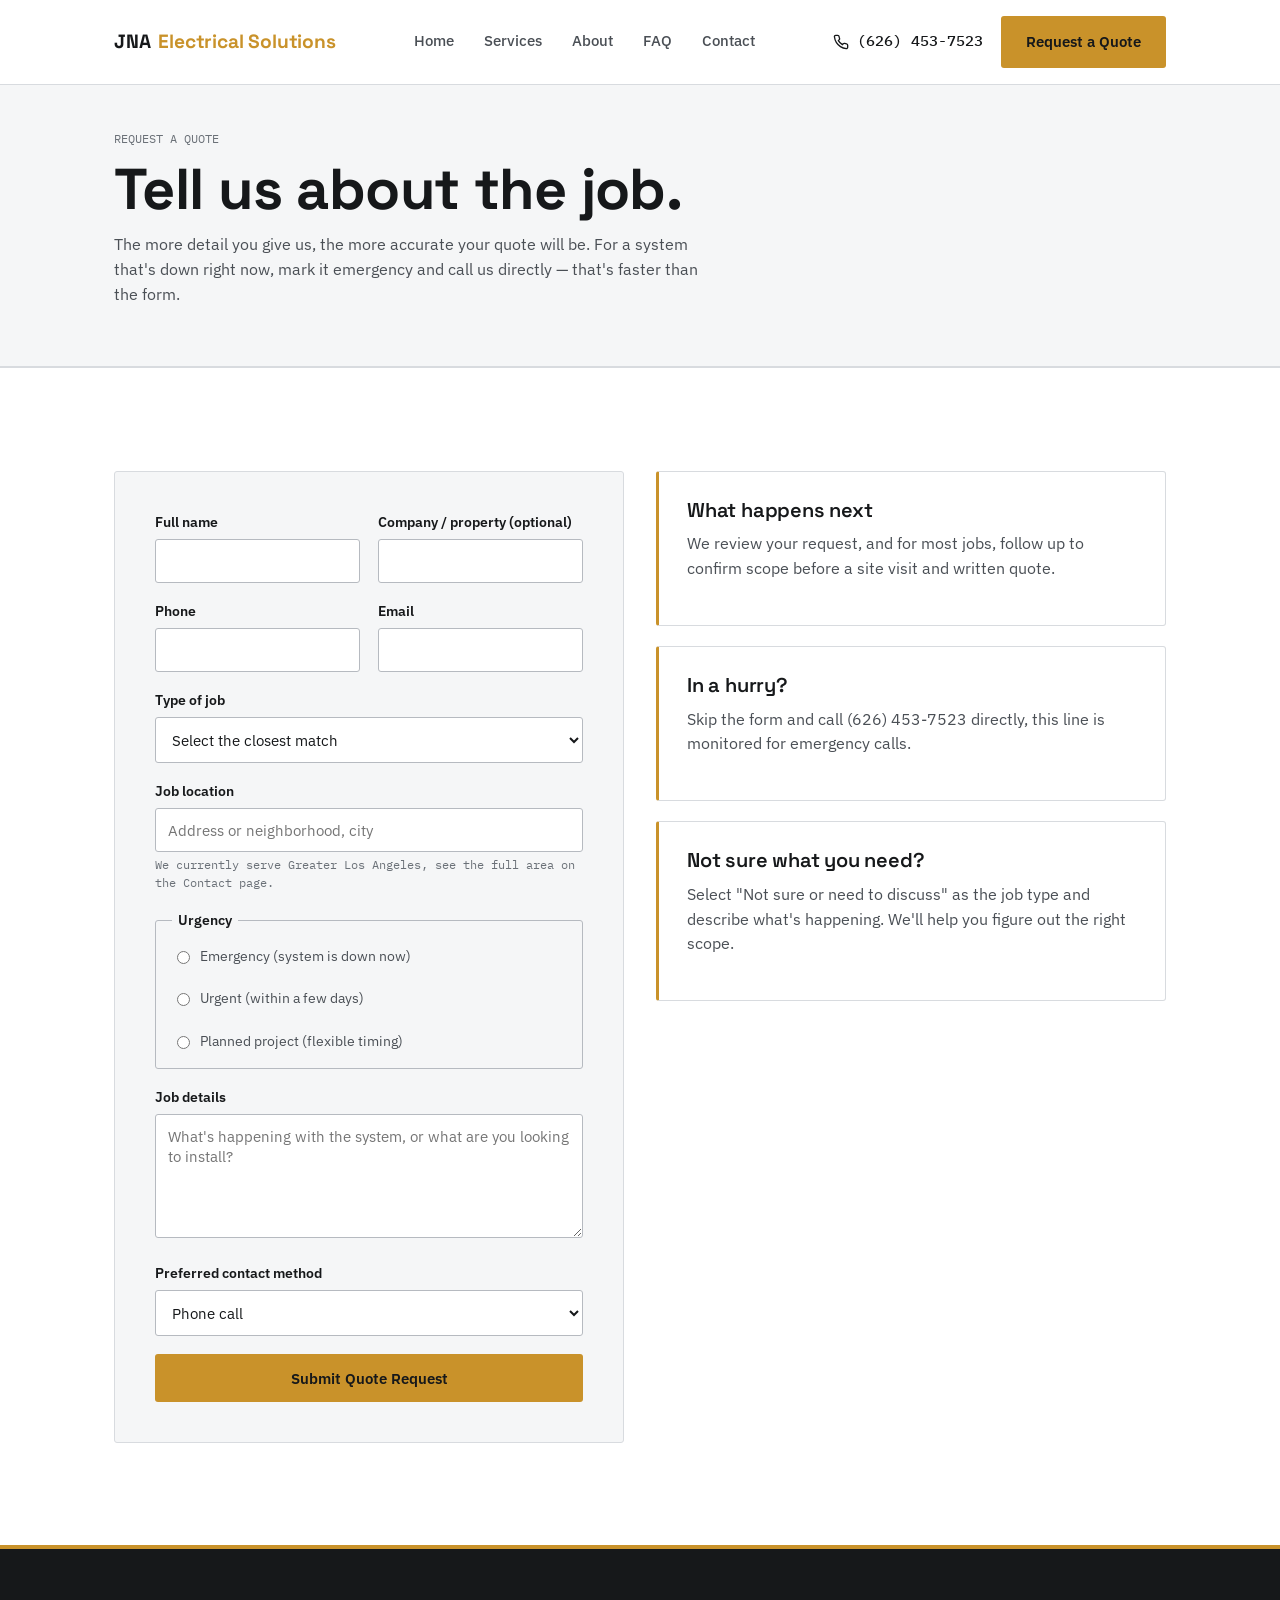
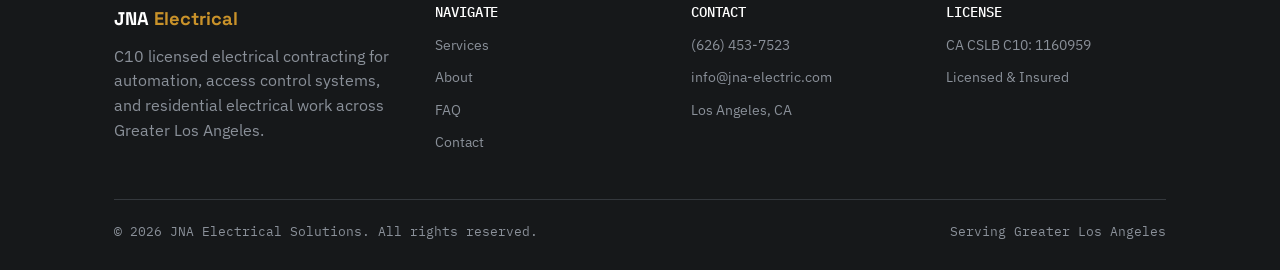
<file: quote.html>
<!DOCTYPE html>
<html lang="en">
<head>
<meta charset="UTF-8">
<meta name="viewport" content="width=device-width, initial-scale=1.0">
<title>Request a Quote | JNA Electrical Solutions</title>
<meta name="description" content="Request a quote from J&A Electrical Solutions for automation, access control, or electrical work in Greater Los Angeles.">
<link rel="preconnect" href="https://fonts.googleapis.com">
<link href="https://fonts.googleapis.com/css2?family=Space+Grotesk:wght@500;600;700&family=IBM+Plex+Sans:wght@400;500;600;700&family=IBM+Plex+Mono:wght@400;500&display=swap" rel="stylesheet">
<link rel="stylesheet" href="css/style.css">
</head>
<body>

<header class="site-header">
  <div class="header-bar">
    <a href="index.html" class="logo">JNA <span>Electrical Solutions</span></a>
    <nav class="main-nav" aria-label="Primary">
      <a href="index.html">Home</a>
      <a href="services.html">Services</a>
      <a href="about.html">About</a>
      <a href="faq.html">FAQ</a>
      <a href="contact.html">Contact</a>
    </nav>
    <div class="header-actions">
      <a class="call-link" href="tel:+16264537523">
        <svg viewBox="0 0 24 24" fill="none" stroke="currentColor" stroke-width="2"><path d="M22 16.92v3a2 2 0 0 1-2.18 2 19.79 19.79 0 0 1-8.63-3.07 19.5 19.5 0 0 1-6-6 19.79 19.79 0 0 1-3.07-8.67A2 2 0 0 1 4.11 2h3a2 2 0 0 1 2 1.72c.127.96.361 1.903.7 2.81a2 2 0 0 1-.45 2.11L8.09 9.91a16 16 0 0 0 6 6l1.27-1.27a2 2 0 0 1 2.11-.45c.907.339 1.85.573 2.81.7A2 2 0 0 1 22 16.92z"/></svg>
        (626) 453-7523
      </a>
      <a href="quote.html" class="btn btn-amber">Request a Quote</a>
      <button class="nav-toggle" aria-label="Toggle menu" aria-expanded="false">
        <svg viewBox="0 0 24 24" fill="none" stroke="currentColor" stroke-width="2"><line x1="3" y1="6" x2="21" y2="6"/><line x1="3" y1="12" x2="21" y2="12"/><line x1="3" y1="18" x2="21" y2="18"/></svg>
      </button>
    </div>
  </div>
</header>

<div class="page-head">
  <div class="container">
    <div class="eyebrow">REQUEST A QUOTE</div>
    <h1 style="margin-bottom: 12px;">Tell us about the job.</h1>
    <p>The more detail you give us, the more accurate your quote will be. For a system that's down right now, mark it emergency and call us directly — that's faster than the form.</p>
  </div>
</div>

<section class="section section-top-rule">
  <div class="container grid grid-2" style="align-items: start;">
    <div class="form-panel">
      <form id="quote-form" novalidate>
        <input type="hidden" name="access_key" value="7f675acf-ea6c-4e29-877d-31929793ae1f">
        <input type="hidden" name="subject" value="New quote request - JNA Electrical Solutions">
        <input type="hidden" name="from_name" value="jna-electric.com quote form">
        <input type="checkbox" name="botcheck" tabindex="-1" autocomplete="off" style="display:none">

        <div class="form-row">
          <div class="field">
            <label for="name">Full name</label>
            <input type="text" id="name" name="name" required>
          </div>
          <div class="field">
            <label for="company">Company / property (optional)</label>
            <input type="text" id="company" name="company">
          </div>
        </div>

        <div class="form-row">
          <div class="field">
            <label for="phone">Phone</label>
            <input type="tel" id="phone" name="phone" required>
          </div>
          <div class="field">
            <label for="email">Email</label>
            <input type="email" id="email" name="email" required>
          </div>
        </div>

        <div class="field">
          <label for="job-type">Type of job</label>
          <select id="job-type" name="job-type" required>
            <option value="" disabled selected>Select the closest match</option>
            <option>Industrial / commercial automation — new install</option>
            <option>Industrial / commercial automation — repair or troubleshooting</option>
            <option>Gate or garage access control — new install</option>
            <option>Door access control or intercom — new install</option>
            <option>Access control repair or diagnostics</option>
            <option>Panel upgrade or electrical infrastructure</option>
            <option>Not sure</option>
            <option>Other</option>
          </select>
        </div>

        <div class="field">
          <label for="location">Job location</label>
          <input type="text" id="location" name="location" placeholder="Address or neighborhood, city" required>
          <div class="hint">We currently serve Greater Los Angeles, see the full area on the Contact page.</div>
        </div>

        <fieldset>
          <legend>Urgency</legend>
          <div class="radio-row">
            <label><input type="radio" name="urgency" value="emergency" required> Emergency (system is down now)</label>
            <label><input type="radio" name="urgency" value="urgent"> Urgent (within a few days)</label>
            <label><input type="radio" name="urgency" value="planned"> Planned project (flexible timing)</label>
          </div>
        </fieldset>
        <div class="urgency-note">
          For an active emergency, this form still reaches us, but calling <a href="tel:+16264537523" style="text-decoration: underline;">(626) 453-7523</a> directly will get a faster response.
        </div>

        <div class="field">
          <label for="details">Job details</label>
          <textarea id="details" name="details" rows="5" placeholder="What's happening with the system, or what are you looking to install?" required></textarea>
        </div>

        <div class="field">
          <label for="preferred-contact">Preferred contact method</label>
          <select id="preferred-contact" name="preferred-contact">
            <option>Phone call</option>
            <option>Text message</option>
            <option>Email</option>
          </select>
        </div>

        <div id="form-error" role="alert" style="display:none; margin-bottom:12px; color:#b3261e;"></div>
        <button type="submit" class="btn btn-amber btn-block">Submit Quote Request</button>
      </form>

      <div class="form-success">
        <h3>Request received.</h3>
        <p style="margin-bottom: 0;">We'll follow up using the contact method you selected, usually within one business day — sooner for emergency requests. For anything time-sensitive, call <a href="tel:+16264537523" style="text-decoration: underline;">(626) 453-7523</a> in the meantime.</p>
      </div>
    </div>

    <div>
      <div class="panel panel-terminal" style="margin-bottom: 20px;">
        <h3>What happens next</h3>
        <p>We review your request, and for most jobs, follow up to confirm scope before a site visit and written quote.</p>
      </div>
      <div class="panel panel-terminal" style="margin-bottom: 20px;">
        <h3>In a hurry?</h3>
        <p>Skip the form and call <a href="tel:+16264537523">(626) 453-7523</a> directly, this line is monitored for emergency calls.</p>
      </div>
      <div class="panel panel-terminal">
        <h3>Not sure what you need?</h3>
        <p>Select "Not sure or need to discuss" as the job type and describe what's happening. We'll help you figure out the right scope.</p>
      </div>
    </div>
  </div>
</section>

<footer class="site-footer">
  <div class="container">
    <div class="footer-grid">
      <div>
        <div class="footer-logo">JNA <span>Electrical</span></div>
        <p style="color: var(--gray-400); max-width: 32ch;">C10 licensed electrical contracting for automation, access control systems, and residential electrical work across Greater Los Angeles.</p>
      </div>
      <div>
        <h4>NAVIGATE</h4>
        <ul>
          <li><a href="services.html">Services</a></li>
          <li><a href="about.html">About</a></li>
          <li><a href="faq.html">FAQ</a></li>
          <li><a href="contact.html">Contact</a></li>
        </ul>
      </div>
      <div>
        <h4>CONTACT</h4>
        <ul>
          <li><a href="tel:+16264537523">(626) 453-7523</a></li>
          <li><a href="mailto:info@jna-electric.com">info@jna-electric.com</a></li>
          <li>Los Angeles, CA</li>
        </ul>
      </div>
      <div>
        <h4>LICENSE</h4>
        <ul>
          <li>CA CSLB C10: 1160959</li>
          <li>Licensed &amp; Insured</li>
        </ul>
      </div>
    </div>
    <div class="footer-bottom">
      <span>© 2026 JNA Electrical Solutions. All rights reserved.</span>
      <span>Serving Greater Los Angeles</span>
    </div>
  </div>
</footer>

<div class="mobile-call-bar">
  <a class="call" href="tel:+16264537523">Call Now</a>
  <a class="quote" href="quote.html">Request Quote</a>
</div>

<script src="js/main.js"></script>
<script src="js/quote.js"></script>
</body>
</html>
</file>
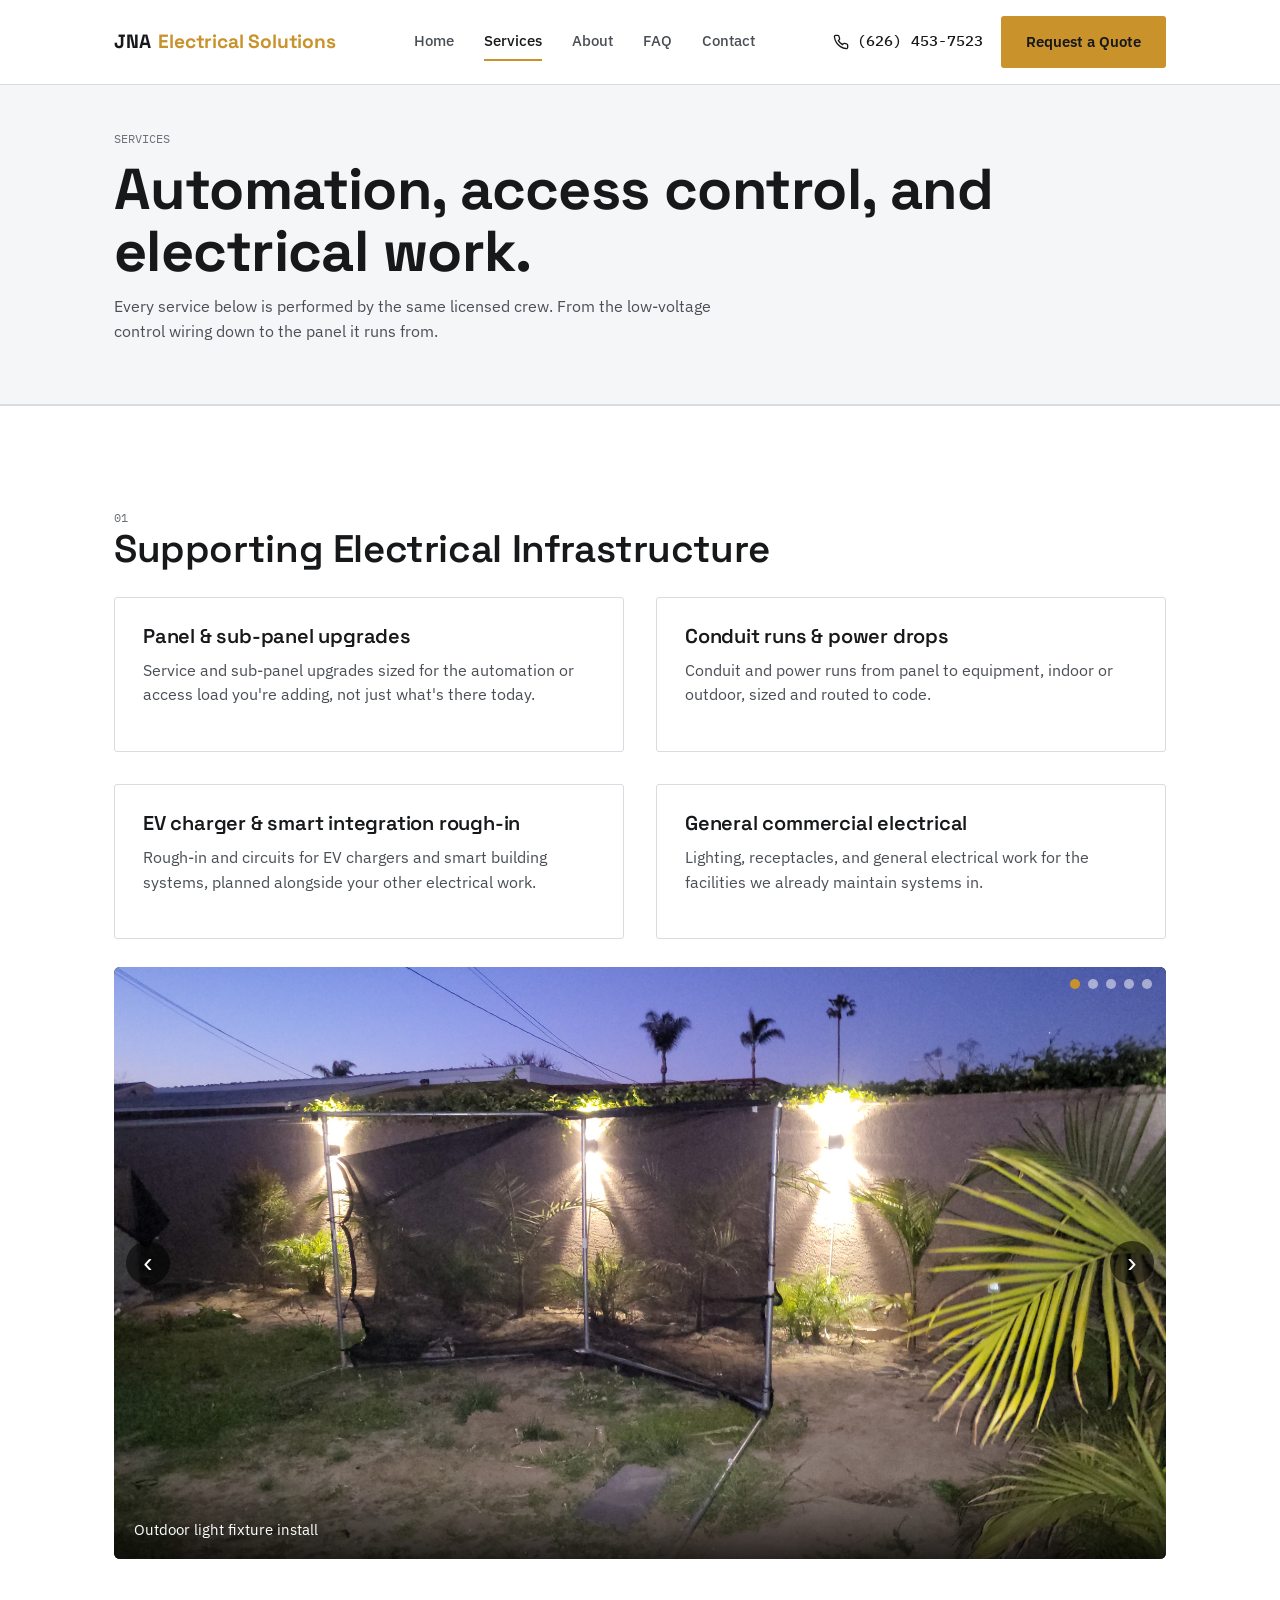
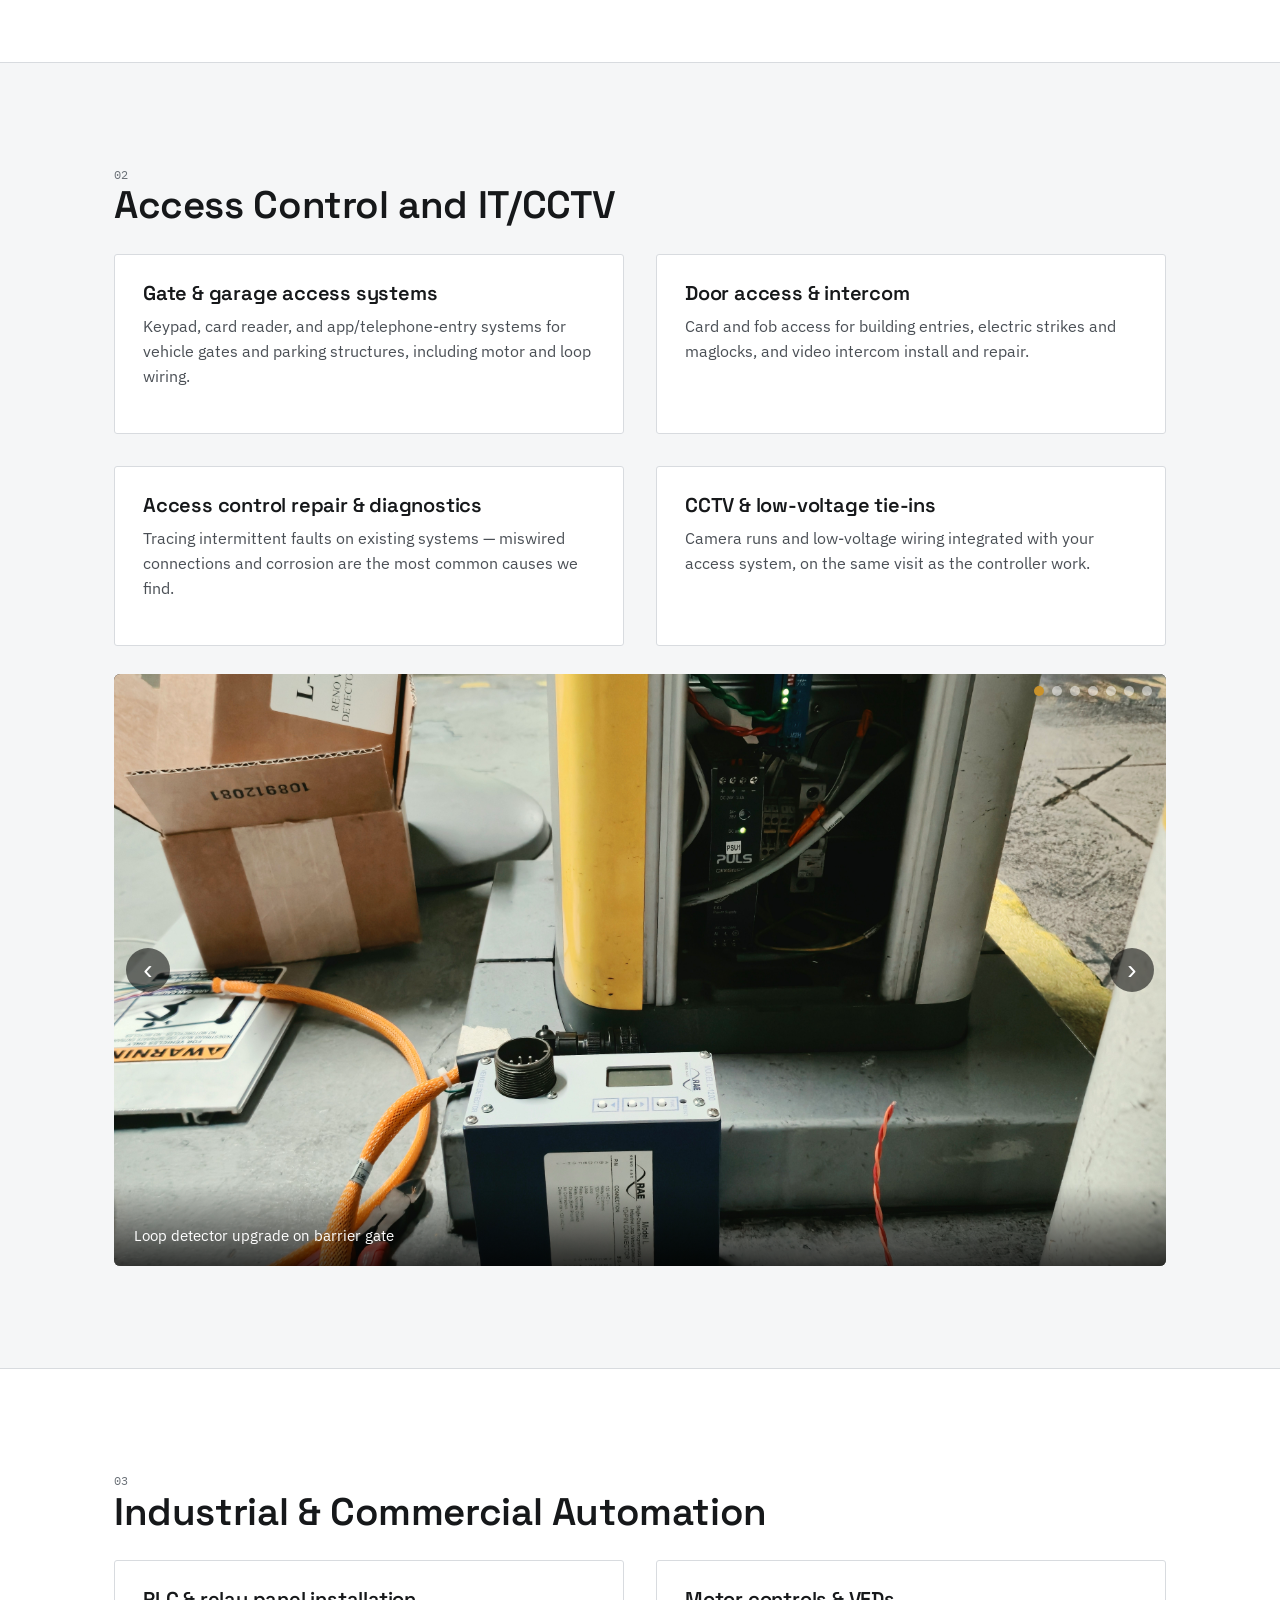
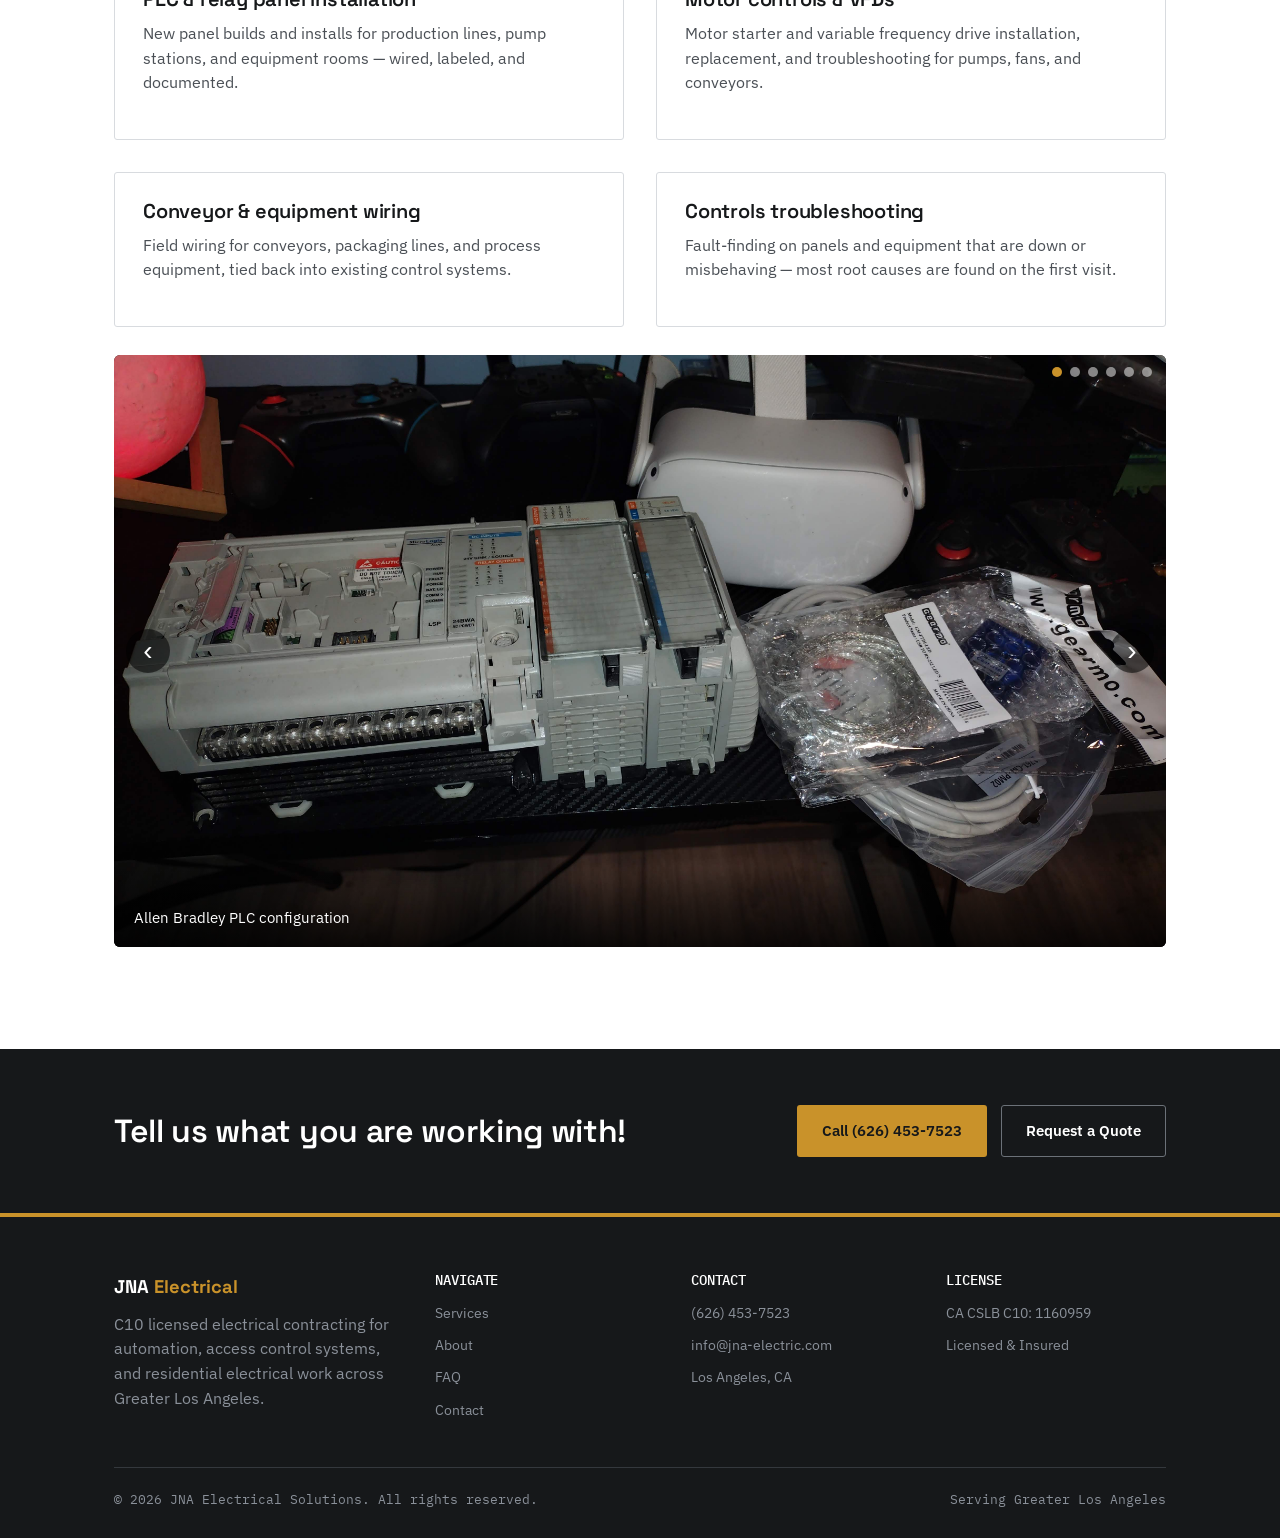
<file: services.html>
<!DOCTYPE html>
<html lang="en">
<head>
<meta charset="UTF-8">
<meta name="viewport" content="width=device-width, initial-scale=1.0">
<title>Services | JNA Electrical Solutions</title>
<meta name="description" content="Industrial automation, access control, and electrical infrastructure services from J&A Electrical Solutions — Greater Los Angeles.">
<link rel="preconnect" href="https://fonts.googleapis.com">
<link href="https://fonts.googleapis.com/css2?family=Space+Grotesk:wght@500;600;700&family=IBM+Plex+Sans:wght@400;500;600;700&family=IBM+Plex+Mono:wght@400;500&display=swap" rel="stylesheet">
<link rel="stylesheet" href="css/style.css">
<link rel="stylesheet" href="css/slideshow.css">
</head>
<body>

<header class="site-header">
  <div class="header-bar">
    <a href="index.html" class="logo">JNA <span>Electrical Solutions</span></a>
    <nav class="main-nav" aria-label="Primary">
      <a href="index.html">Home</a>
      <a href="services.html" aria-current="page">Services</a>
      <a href="about.html">About</a>
      <a href="faq.html">FAQ</a>
      <a href="contact.html">Contact</a>
    </nav>
    <div class="header-actions">
      <a class="call-link" href="tel:+16264537523">
        <svg viewBox="0 0 24 24" fill="none" stroke="currentColor" stroke-width="2"><path d="M22 16.92v3a2 2 0 0 1-2.18 2 19.79 19.79 0 0 1-8.63-3.07 19.5 19.5 0 0 1-6-6 19.79 19.79 0 0 1-3.07-8.67A2 2 0 0 1 4.11 2h3a2 2 0 0 1 2 1.72c.127.96.361 1.903.7 2.81a2 2 0 0 1-.45 2.11L8.09 9.91a16 16 0 0 0 6 6l1.27-1.27a2 2 0 0 1 2.11-.45c.907.339 1.85.573 2.81.7A2 2 0 0 1 22 16.92z"/></svg>
        (626) 453-7523
      </a>
      <a href="quote.html" class="btn btn-amber">Request a Quote</a>
      <button class="nav-toggle" aria-label="Toggle menu" aria-expanded="false">
        <svg viewBox="0 0 24 24" fill="none" stroke="currentColor" stroke-width="2"><line x1="3" y1="6" x2="21" y2="6"/><line x1="3" y1="12" x2="21" y2="12"/><line x1="3" y1="18" x2="21" y2="18"/></svg>
      </button>
    </div>
  </div>
</header>

<div class="page-head">
  <div class="container">
    <div class="eyebrow">SERVICES</div>
    <h1 style="margin-bottom: 12px;">Automation, access control, and electrical work.</h1>
    <p>Every service below is performed by the same licensed crew. From the low-voltage control wiring down to the panel it runs from.</p>
  </div>
</div>

<section class="section section-top-rule">
  <div class="container">
    <div class="eyebrow">01</div>
    <h2>Supporting Electrical Infrastructure</h2>
    <div class="grid grid-2" style="margin-top: 28px;">
      <div class="panel">
        <h3>Panel &amp; sub-panel upgrades</h3>
        <p>Service and sub-panel upgrades sized for the automation or access load you're adding, not just what's there today.</p>
      </div>
      <div class="panel">
        <h3>Conduit runs &amp; power drops</h3>
        <p>Conduit and power runs from panel to equipment, indoor or outdoor, sized and routed to code.</p>
      </div>
      <div class="panel">
        <h3>EV charger &amp; smart integration rough-in</h3>
        <p>Rough-in and circuits for EV chargers and smart building systems, planned alongside your other electrical work.</p>
      </div>
      <div class="panel">
        <h3>General commercial electrical</h3>
        <p>Lighting, receptacles, and general electrical work for the facilities we already maintain systems in.</p>
      </div>
    </div>
  </div>
  <div class="container">
    <!-- <div class="eyebrow">RECENT WORK</div> -->
    <div class="slideshow" aria-roledescription="carousel" aria-label="Project photos">
      <div class="slides">
        <figure class="slide is-active">
          <img src="images/ev-lighting.jpg" alt="Describe photo 1" loading="lazy">
          <figcaption>Outdoor light fixture install</figcaption>
        </figure>
        <figure class="slide">
          <img src="images/Slideshow Residential/exterior_light_fixture_excavasion.jpg" alt="Describe photo 3" loading="lazy">
          <figcaption>Exterior light fixture digging</figcaption>
        </figure>
        <figure class="slide">
          <img src="images/Slideshow Residential/exterior_light_fixture_outlet_mounted.jpg" alt="Describe photo 3" loading="lazy">
          <figcaption>Exterior light fixture switch</figcaption>
        </figure>
        <figure class="slide">
          <img src="images/Slideshow Residential/kitchen_remodel_electrical_01.jpg" alt="Describe photo 2" loading="lazy">
          <figcaption>Kitchen remodel new outlet addition</figcaption>
        </figure>
        <figure class="slide">
          <img src="images/Slideshow Residential/kitchen_remodel_electrical_02.jpg" alt="Describe photo 3" loading="lazy">
          <figcaption>kitchen remodel breaker panel upgrade</figcaption>
        </figure>
      </div>
      <button class="ss-btn ss-prev" aria-label="Previous photo">&#8249;</button>
      <button class="ss-btn ss-next" aria-label="Next photo">&#8250;</button>
      <div class="ss-dots" role="tablist" aria-label="Choose photo"></div>
    </div>
  </div>
</section>


<section class="section section--off section-top-rule">
  <div class="container">
    <div class="eyebrow">02</div>
    <h2>Access Control and IT/CCTV</h2>
    <div class="grid grid-2" style="margin-top: 28px;">
      <div class="panel">
        <h3>Gate &amp; garage access systems</h3>
        <p>Keypad, card reader, and app/telephone-entry systems for vehicle gates and parking structures, including motor and loop wiring.</p>
      </div>
      <div class="panel">
        <h3>Door access &amp; intercom</h3>
        <p>Card and fob access for building entries, electric strikes and maglocks, and video intercom install and repair.</p>
      </div>
      <div class="panel">
        <h3>Access control repair &amp; diagnostics</h3>
        <p>Tracing intermittent faults on existing systems — miswired connections and corrosion are the most common causes we find.</p>
      </div>
      <div class="panel">
        <h3>CCTV &amp; low-voltage tie-ins</h3>
        <p>Camera runs and low-voltage wiring integrated with your access system, on the same visit as the controller work.</p>
      </div>
    </div>
  </div>
  <div class="container">
    <div class="slideshow" aria-roledescription="carousel" aria-label="Project photos">
      <div class="slides">
        <figure class="slide is-active">
          <img src="images/Slideshow Access/loop_detector_upgrade.jpg" alt="Describe photo 1" loading="lazy">
          <figcaption>Loop detector upgrade on barrier gate</figcaption>
        </figure>
        <figure class="slide">
          <img src="images/Slideshow Access/cctv_switch.jpg" alt="Describe photo 2" loading="lazy">
          <figcaption>CCTV Switch on commercial building</figcaption>
        </figure>
        <figure class="slide">
          <img src="images/Slideshow Access/cctv_switch_02.jpg" alt="Describe photo 3" loading="lazy">
          <figcaption>CCTV Switch on commercial building</figcaption>
        </figure>
        <figure class="slide is-active">
          <img src="images/Slideshow Access/complex_gate_plc.jpg" alt="Describe photo 1" loading="lazy">
          <figcaption>Roll up gate PLC project</figcaption>
        </figure>
        <figure class="slide">
          <img src="images/Slideshow Access/network_troubleshoot.jpg" alt="Describe photo 2" loading="lazy">
          <figcaption>Network infrastructure troubleshooting</figcaption>
        </figure>
        <figure class="slide">
          <img src="images/Slideshow Access/cypress_board_programming.jpg" alt="Describe photo 3" loading="lazy">
          <figcaption>Defective cypress board replacement</figcaption>
        </figure>
        <figure class="slide">
          <img src="images/Slideshow Access/PLC_integration_with_access_system.jpg" alt="Describe photo 3" loading="lazy">
          <figcaption>Custom PLC project for access system</figcaption>
        </figure>
      </div>
      <button class="ss-btn ss-prev" aria-label="Previous photo">&#8249;</button>
      <button class="ss-btn ss-next" aria-label="Next photo">&#8250;</button>
      <div class="ss-dots" role="tablist" aria-label="Choose photo"></div>
    </div>
  </div>
</section>


<section class="section section-top-rule">
  <div class="container">
    <div class="eyebrow">03</div>
    <h2>Industrial &amp; Commercial Automation</h2>
    <div class="grid grid-2" style="margin-top: 28px;">
      <div class="panel">
        <h3>PLC &amp; relay panel installation</h3>
        <p>New panel builds and installs for production lines, pump stations, and equipment rooms — wired, labeled, and documented.</p>
      </div>
      <div class="panel">
        <h3>Motor controls &amp; VFDs</h3>
        <p>Motor starter and variable frequency drive installation, replacement, and troubleshooting for pumps, fans, and conveyors.</p>
      </div>
      <div class="panel">
        <h3>Conveyor &amp; equipment wiring</h3>
        <p>Field wiring for conveyors, packaging lines, and process equipment, tied back into existing control systems.</p>
      </div>
      <div class="panel">
        <h3>Controls troubleshooting</h3>
        <p>Fault-finding on panels and equipment that are down or misbehaving — most root causes are found on the first visit.</p>
      </div>
    </div>
  </div>
  <div class="container">
    <div class="slideshow" aria-roledescription="carousel" aria-label="Project photos">
      <div class="slides">
        <figure class="slide is-active">
          <img src="images/Slideshow Industrial/AllebnBradley_PLC_config.jpg" alt="Describe photo 1" loading="lazy">
          <figcaption>Allen Bradley PLC configuration</figcaption>
        </figure>
        <figure class="slide">
          <img src="images/Slideshow Industrial/click_plc_troubleshooting.jpg" alt="Describe photo 2" loading="lazy">
          <figcaption>troubleshooting of a custom Click PLC setup</figcaption>
        </figure>
        <figure class="slide">
          <img src="images/Slideshow Industrial/legacy_plc_troubleshooting.jpg" alt="Describe photo 3" loading="lazy">
          <figcaption>Fixing PLC on harsh environment</figcaption>
        </figure>
        <figure class="slide is-active">
          <img src="images/Slideshow Industrial/siemens_plc_setup.jpg" alt="Describe photo 1" loading="lazy">
          <figcaption>Siemens PLC troubleshooting</figcaption>
        </figure>
        <figure class="slide">
          <img src="images/Slideshow Industrial/disconnect_replacement.jpg" alt="Describe photo 2" loading="lazy">
          <figcaption>480 VAC disconnect replacement</figcaption>
        </figure>
        <figure class="slide">
          <img src="images/Slideshow Industrial/vfd_config.jpg" alt="Describe photo 3" loading="lazy">
          <figcaption>Configuring VFD</figcaption>
        </figure>
      </div>
      <button class="ss-btn ss-prev" aria-label="Previous photo">&#8249;</button>
      <button class="ss-btn ss-next" aria-label="Next photo">&#8250;</button>
      <div class="ss-dots" role="tablist" aria-label="Choose photo"></div>
    </div>
  </div>
</section>

<section class="cta-band">
  <div class="container">
    <h2>Tell us what you are working with!</h2>
    <div class="actions">
      <a href="tel:+16264537523" class="btn btn-amber">Call (626) 453-7523</a>
      <a href="quote.html" class="btn btn-outline">Request a Quote</a>
    </div>
  </div>
</section>

<footer class="site-footer">
  <div class="container">
    <div class="footer-grid">
      <div>
        <div class="footer-logo">JNA <span>Electrical</span></div>
        <p style="color: var(--gray-400); max-width: 32ch;">C10 licensed electrical contracting for automation, access control systems, and residential electrical work across Greater Los Angeles.</p>
      </div>
      <div>
        <h4>NAVIGATE</h4>
        <ul>
          <li><a href="services.html">Services</a></li>
          <li><a href="about.html">About</a></li>
          <li><a href="faq.html">FAQ</a></li>
          <li><a href="contact.html">Contact</a></li>
        </ul>
      </div>
      <div>
        <h4>CONTACT</h4>
        <ul>
          <li><a href="tel:+16264537523">(626) 453-7523</a></li>
          <li><a href="mailto:info@jna-electric.com">info@jna-electric.com</a></li>
          <li>Los Angeles, CA</li>
        </ul>
      </div>
      <div>
        <h4>LICENSE</h4>
        <ul>
          <li>CA CSLB C10: 1160959</li>
          <li>Licensed &amp; Insured</li>
        </ul>
      </div>
    </div>
    <div class="footer-bottom">
      <span>© 2026 JNA Electrical Solutions. All rights reserved.</span>
      <span>Serving Greater Los Angeles</span>
    </div>
  </div>
</footer>

<div class="mobile-call-bar">
  <a class="call" href="tel:+16264537523">Call Now</a>
  <a class="quote" href="quote.html">Request Quote</a>
</div>

<script src="js/main.js"></script>
<script src="js/slideshow.js"></script>
</body>
</html>
</file>
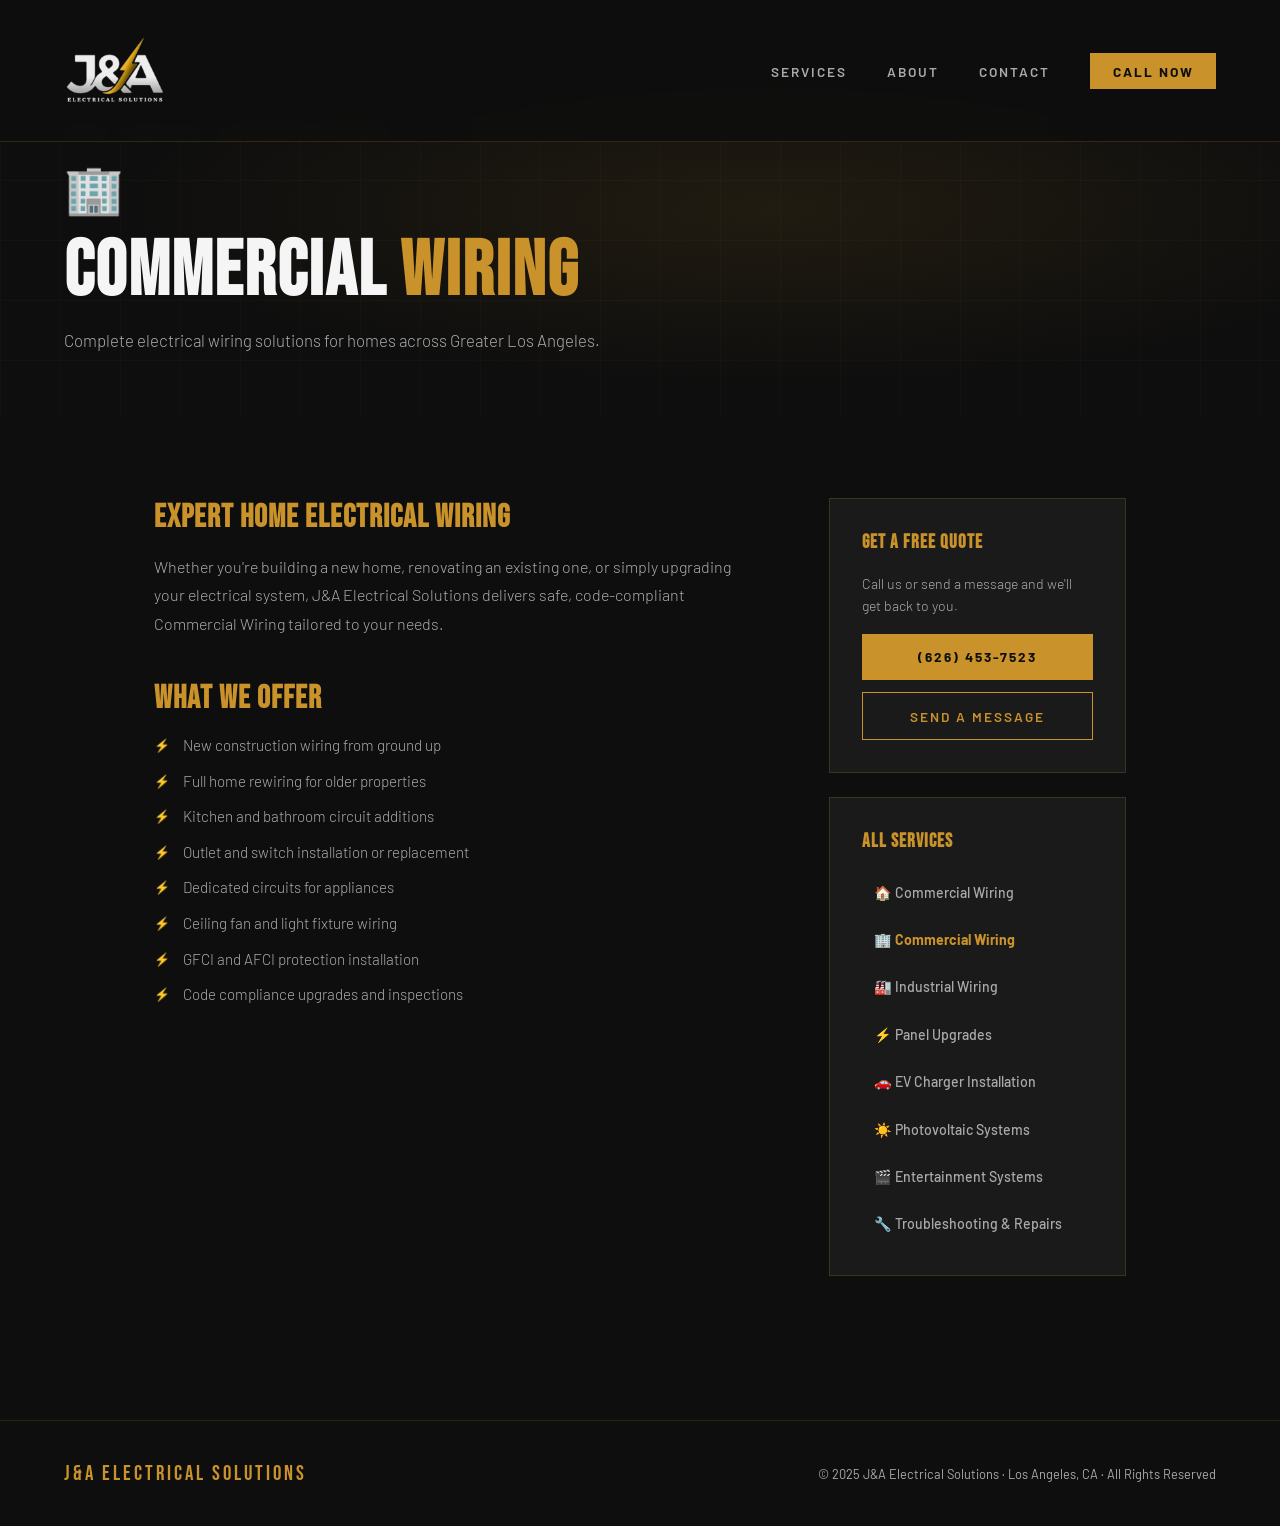
<file: Services/commercial-wiring.html>
<!DOCTYPE html>
<html lang="en">
<head>
  <meta charset="UTF-8" />
  <meta name="viewport" content="width=device-width, initial-scale=1.0"/>
  <title>Commercial Wiring | J&A Electrical Solutions Los Angeles</title>
  <meta name="description" content="Expert Commercial Wiring services in Los Angeles. New construction, renovations, and home upgrades by J&A Electrical Solutions — Licensed C-10 Contractor.">
  <link rel="stylesheet" href="style.css">
</head>
<body>

  <nav>
    <a href="../index.html">
      <img src="images/LOGO Inverted.png" alt="J&amp;A main logo" loading="lazy" style="display:block; width:clamp(100px, 8vw, 120px);">
    </a>
    <ul class="nav-links">
      <li><a href="../index.html#services">Services</a></li>
      <li><a href="../index.html#about">About</a></li>
      <li><a href="../index.html#contact">Contact</a></li>
      <li><a href="tel:6264537523" class="nav-cta">Call Now</a></li>
    </ul>
  </nav>

  <section class="page-hero">
    <div class="page-hero-bg"></div>
    <div class="page-hero-grid"></div>
    <div class="page-hero-content">
      <div class="breadcrumb"><a href="../index.html">Home</a> &rsaquo; <a href="../index.html#services">Services</a> &rsaquo; Commercial Wiring</div>
      <span class="page-icon">🏢</span>
      <h1>Commercial <span>Wiring</span></h1>
      <p class="page-hero-sub">Complete electrical wiring solutions for homes across Greater Los Angeles.</p>
    </div>
  </section>

  <div class="page-content">
    <div class="content-grid">
      <div class="content-body">
        
<h2>Expert Home Electrical Wiring</h2>
<p>Whether you're building a new home, renovating an existing one, or simply upgrading your electrical system, J&A Electrical Solutions delivers safe, code-compliant Commercial Wiring tailored to your needs.</p>
<!-- <p>Our licensed electricians understand the unique electrical demands of Los Angeles homes — from older properties needing rewiring to modern smart homes requiring advanced setups.</p> -->
<h2>What We Offer</h2>
<ul>
  <li>New construction wiring from ground up</li>
  <li>Full home rewiring for older properties</li>
  <li>Kitchen and bathroom circuit additions</li>
  <li>Outlet and switch installation or replacement</li>
  <li>Dedicated circuits for appliances</li>
  <li>Ceiling fan and light fixture wiring</li>
  <li>GFCI and AFCI protection installation</li>
  <li>Code compliance upgrades and inspections</li>
</ul>
<!-- <h2>Why It Matters</h2>
<p>Faulty or outdated Commercial Wiring is one of the leading causes of house fires in California. Investing in professional electrical work protects your family, your property, and your investment.</p>
<p>Every job we complete meets or exceeds California Electrical Code (CEC) requirements. We pull permits when required and work with inspectors so you're covered.</p> -->

      </div>
      <aside class="sidebar">
        <div class="sidebar-card">
          <h3>Get a Free Quote</h3>
          <p>Call us or send a message and we'll get back to you.</p>
          <a href="tel:6264537523" class="btn-primary">(626) 453-7523</a>
          <a href="../index.html#contact" class="btn-outline">Send a Message</a>
        </div>
        <div class="sidebar-card">
          <h3>All Services</h3>
          <ul class="services-list">
      <li><a href="residential-wiring.html" class="">🏠 Commercial Wiring</a></li>
      <li><a href="commercial-wiring.html" class="active">🏢 Commercial Wiring</a></li>
      <li><a href="industrial-wiring.html" class="">🏭 Industrial Wiring</a></li>
      <li><a href="panel-upgrades.html" class="">⚡ Panel Upgrades</a></li>
      <li><a href="ev-chargers.html" class="">🚗 EV Charger Installation</a></li>
      <li><a href="photovoltaic-systems.html" class="">☀️ Photovoltaic Systems</a></li>
      <li><a href="entertainment-systems.html" class="">🎬 Entertainment Systems</a></li>
      <li><a href="troubleshooting-repairs.html" class="">🔧 Troubleshooting & Repairs</a></li>
          </ul>
        </div>
      </aside>
    </div>
  </div>

  <footer>
    <div class="footer-logo">J&amp;A Electrical Solutions</div>
    <div class="footer-text">© 2025 J&amp;A Electrical Solutions · Los Angeles, CA · All Rights Reserved</div>
    <!-- <div class="footer-license">Licensed &amp; Insured · CA C-10</div> -->
  </footer>

</body>
</html>
</file>
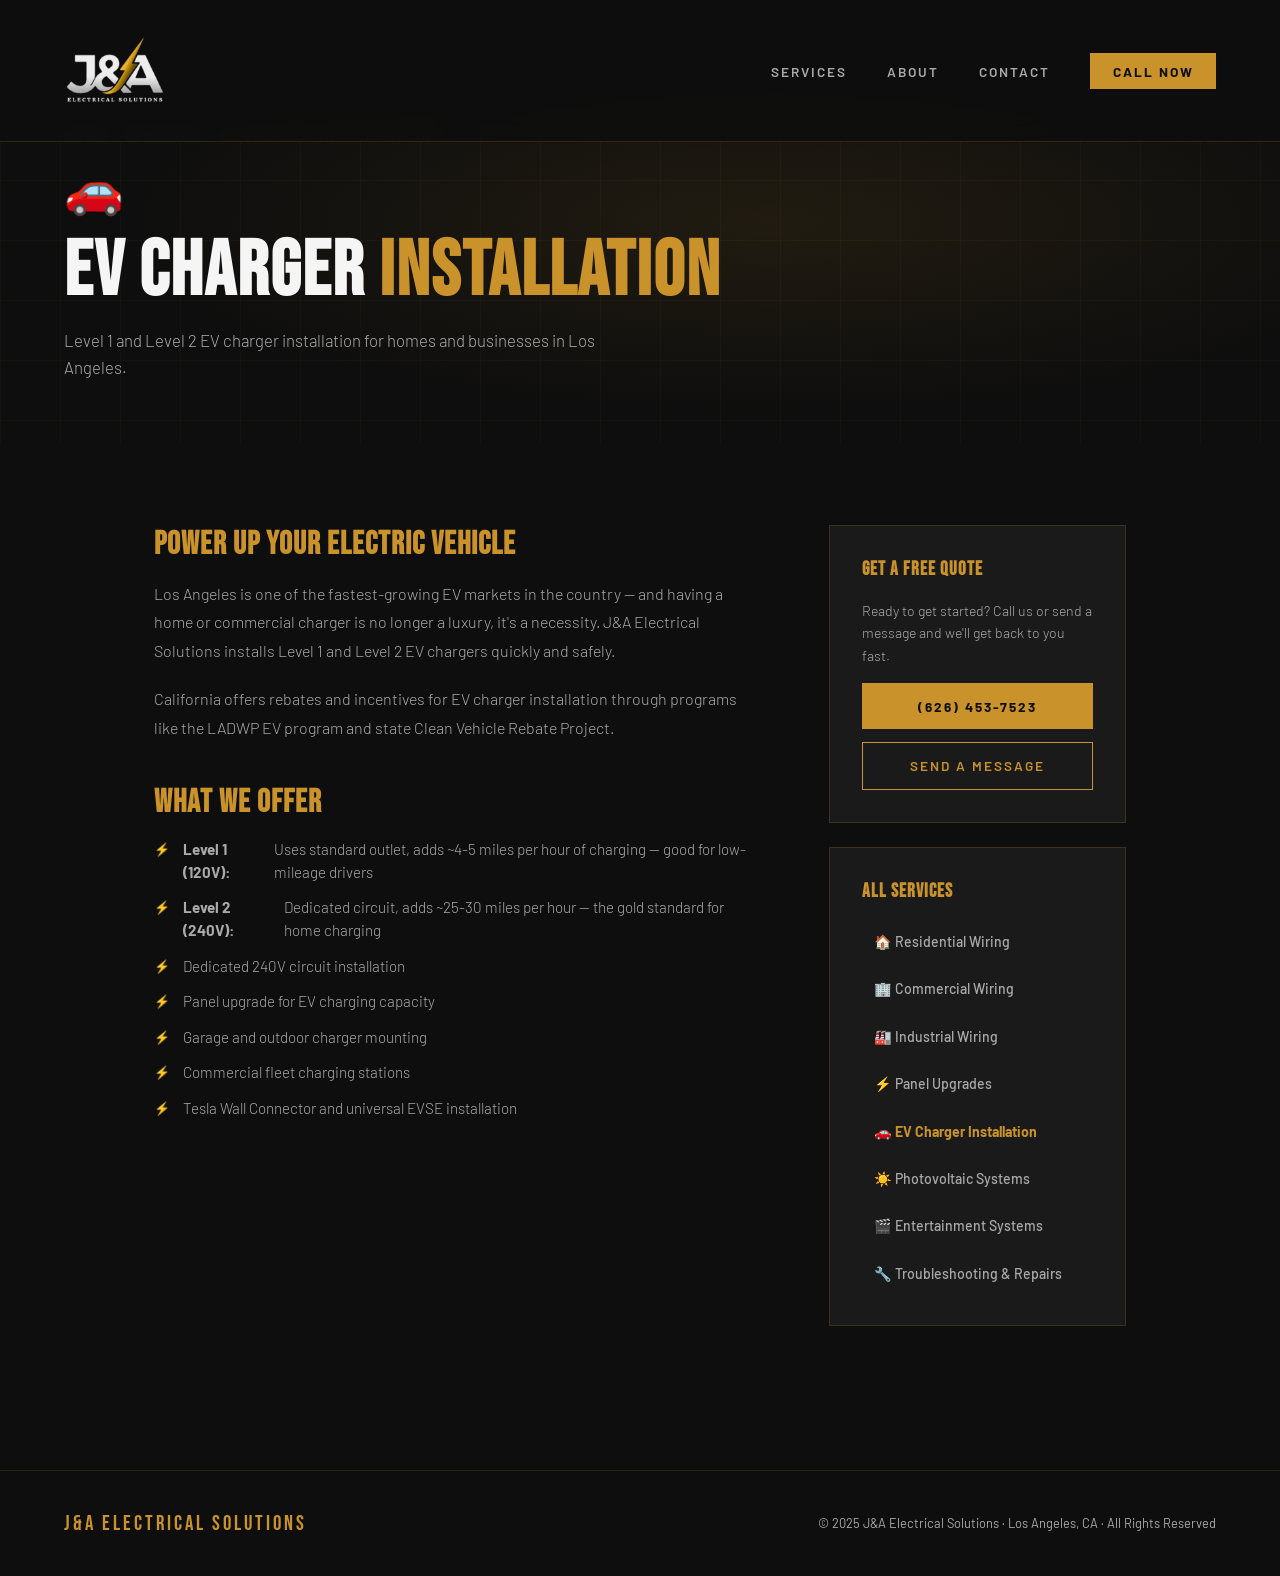
<file: Services/ev-chargers.html>
<!DOCTYPE html>
<html lang="en">
<head>
  <meta charset="UTF-8" />
  <meta name="viewport" content="width=device-width, initial-scale=1.0"/>
  <title>EV Charger Installation | J&A Electrical Solutions Los Angeles</title>
  <meta name="description" content="EV charger installation in Los Angeles. Level 2 home and commercial charging by J&A Electrical Solutions — Licensed C-10 Electrical Contractor.">
  <link rel="stylesheet" href="style.css">
</head>
<body>

  <nav>
    <a href="../index.html">
      <img src="images/LOGO Inverted.png" alt="J&amp;A main logo" loading="lazy" style="display:block; width:clamp(100px, 8vw, 120px);">
    </a>
    <ul class="nav-links">
      <li><a href="../index.html#services">Services</a></li>
      <li><a href="../index.html#about">About</a></li>
      <li><a href="../index.html#contact">Contact</a></li>
      <li><a href="tel:6264537523" class="nav-cta">Call Now</a></li>
    </ul>
  </nav>

  <section class="page-hero">
    <div class="page-hero-bg"></div>
    <div class="page-hero-grid"></div>
    <div class="page-hero-content">
      <div class="breadcrumb"><a href="../index.html">Home</a> &rsaquo; <a href="../index.html#services">Services</a> &rsaquo; EV Charger Installation</div>
      <span class="page-icon">🚗</span>
      <h1>EV Charger <span>Installation</span></h1>
      <p class="page-hero-sub">Level 1 and Level 2 EV charger installation for homes and businesses in Los Angeles.</p>
    </div>
  </section>

  <div class="page-content">
    <div class="content-grid">
      <div class="content-body">
        
<h2>Power Up Your Electric Vehicle</h2>
<p>Los Angeles is one of the fastest-growing EV markets in the country — and having a home or commercial charger is no longer a luxury, it's a necessity. J&A Electrical Solutions installs Level 1 and Level 2 EV chargers quickly and safely.</p>
<p>California offers rebates and incentives for EV charger installation through programs like the LADWP EV program and state Clean Vehicle Rebate Project.</p>
<!-- <h2>Level 1 vs Level 2</h2>
<ul>
  
</ul> -->
<h2>What We Offer</h2>
<ul>
  <li><strong>Level 1 (120V):</strong> Uses standard outlet, adds ~4-5 miles per hour of charging — good for low-mileage drivers</li>
  <li><strong>Level 2 (240V):</strong> Dedicated circuit, adds ~25-30 miles per hour — the gold standard for home charging</li>
  <!-- <li>Level 1 and Level 2 charger installation</li> -->
  <li>Dedicated 240V circuit installation</li>
  <li>Panel upgrade for EV charging capacity</li>
  <li>Garage and outdoor charger mounting</li>
  <li>Commercial fleet charging stations</li>
  <li>Tesla Wall Connector and universal EVSE installation</li>
  <!-- <li>Permit filing and inspection coordination</li> -->
</ul>
<!-- <h2>California Incentives</h2> -->
<!-- <p>California offers rebates and incentives for EV charger installation through programs like the LADWP EV program and state Clean Vehicle Rebate Project. Ask us about what incentives may apply to your installation.</p> -->

      </div>
      <aside class="sidebar">
        <div class="sidebar-card">
          <h3>Get a Free Quote</h3>
          <p>Ready to get started? Call us or send a message and we'll get back to you fast.</p>
          <a href="tel:6264537523" class="btn-primary">(626) 453-7523</a>
          <a href="../index.html#contact" class="btn-outline">Send a Message</a>
        </div>
        <div class="sidebar-card">
          <h3>All Services</h3>
          <ul class="services-list">
      <li><a href="residential-wiring.html" class="">🏠 Residential Wiring</a></li>
      <li><a href="commercial-wiring.html" class="">🏢 Commercial Wiring</a></li>
      <li><a href="industrial-wiring.html" class="">🏭 Industrial Wiring</a></li>
      <li><a href="panel-upgrades.html" class="">⚡ Panel Upgrades</a></li>
      <li><a href="ev-chargers.html" class="active">🚗 EV Charger Installation</a></li>
      <li><a href="photovoltaic-systems.html" class="">☀️ Photovoltaic Systems</a></li>
      <li><a href="entertainment-systems.html" class="">🎬 Entertainment Systems</a></li>
      <li><a href="troubleshooting-repairs.html" class="">🔧 Troubleshooting & Repairs</a></li>
          </ul>
        </div>
      </aside>
    </div>
  </div>

  <footer>
    <div class="footer-logo">J&amp;A Electrical Solutions</div>
    <div class="footer-text">© 2025 J&amp;A Electrical Solutions · Los Angeles, CA · All Rights Reserved</div>
    <!-- <div class="footer-license">Licensed &amp; Insured · CA C-10</div> -->
  </footer>

</body>
</html>
</file>
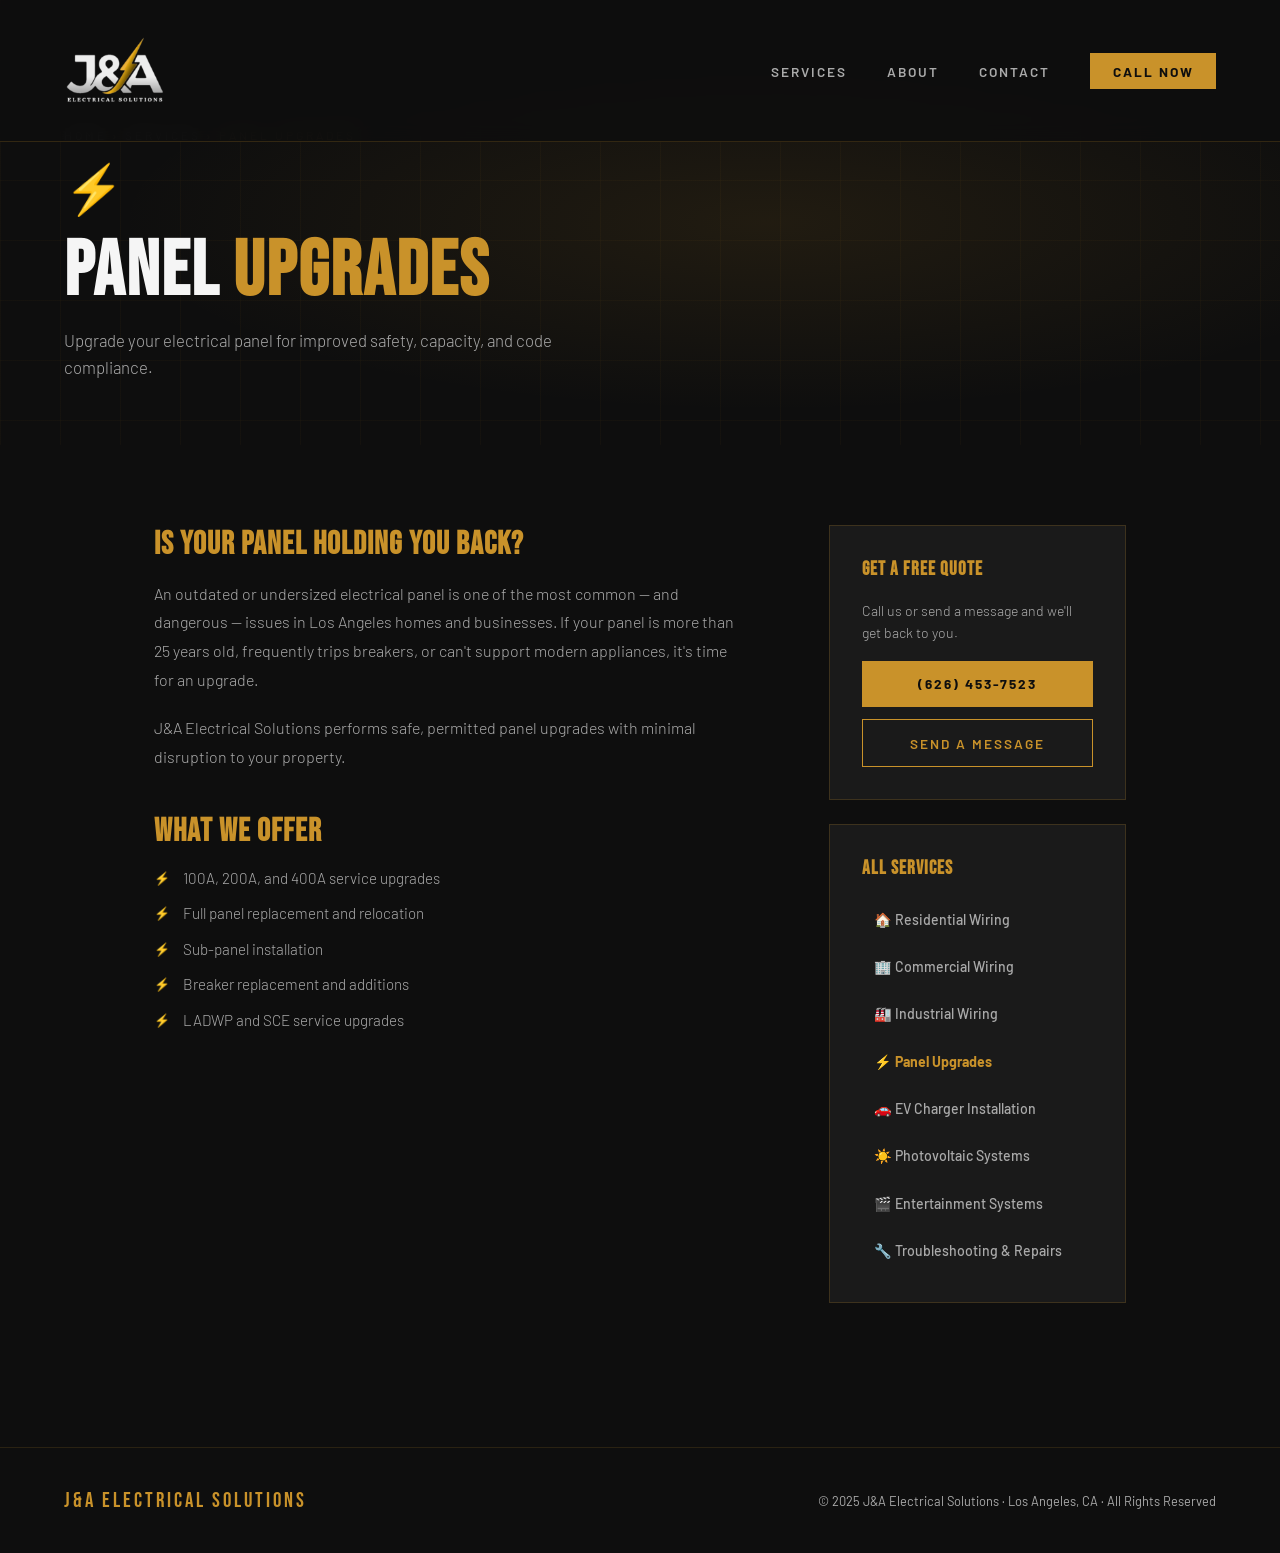
<file: Services/panel-upgrades.html>
<!DOCTYPE html>
<html lang="en">
<head>
  <meta charset="UTF-8" />
  <meta name="viewport" content="width=device-width, initial-scale=1.0"/>
  <title>Panel Upgrades | J&A Electrical Solutions Los Angeles</title>
  <meta name="description" content="Electrical panel upgrade services in Los Angeles. Safe, licensed panel replacements and upgrades by J&A Electrical Solutions — C-10 Licensed Contractor.">
  <link rel="stylesheet" href="style.css">
</head>
<body>

  <nav>
    <a href="../index.html">
      <img src="images/LOGO Inverted.png" alt="J&amp;A main logo" loading="lazy" style="display:block; width:clamp(100px, 8vw, 120px);">
    </a>
    <ul class="nav-links">
      <li><a href="../index.html#services">Services</a></li>
      <li><a href="../index.html#about">About</a></li>
      <li><a href="../index.html#contact">Contact</a></li>
      <li><a href="tel:6264537523" class="nav-cta">Call Now</a></li>
    </ul>
  </nav>

  <section class="page-hero">
    <div class="page-hero-bg"></div>
    <div class="page-hero-grid"></div>
    <div class="page-hero-content">
      <div class="breadcrumb"><a href="../index.html">Home</a> &rsaquo; <a href="../index.html#services">Services</a> &rsaquo; Panel Upgrades</div>
      <span class="page-icon">⚡</span>
      <h1>Panel <span>Upgrades</span></h1>
      <p class="page-hero-sub">Upgrade your electrical panel for improved safety, capacity, and code compliance.</p>
    </div>
  </section>

  <div class="page-content">
    <div class="content-grid">
      <div class="content-body">
        
<h2>Is Your Panel Holding You Back?</h2>
<p>An outdated or undersized electrical panel is one of the most common — and dangerous — issues in Los Angeles homes and businesses. If your panel is more than 25 years old, frequently trips breakers, or can't support modern appliances, it's time for an upgrade.</p>
<p>J&A Electrical Solutions performs safe, permitted panel upgrades with minimal disruption to your property.</p>
<!-- <h2>Signs You Need a Panel Upgrade</h2>
<ul>
  <li>Breakers that trip frequently</li>
  <li>Flickering or dimming lights</li>
  <li>Burning smell near the panel</li>
  <li>Older fuse box still in use</li>
  <li>Adding EV charger or solar system</li>
  <li>Major home renovation or addition</li>
  <li>Panel is Federal Pacific or Zinsco brand</li>
  <li>Less than 200-amp service for modern needs</li>
</ul> -->
<h2>What We Offer</h2>
<ul>
  <li>100A, 200A, and 400A service upgrades</li>
  <li>Full panel replacement and relocation</li>
  <li>Sub-panel installation</li>
  <li>Breaker replacement and additions</li>
  <!-- <li>Utility coordination and permit filing</li> -->
  <li>LADWP and SCE service upgrades</li>
</ul>
<!-- <h2>Permitted & Inspected</h2>
<p>All panel upgrades require permits in California. We handle the entire permit process, coordinate with your utility company, and schedule inspections so you're fully covered and protected.</p> -->

      </div>
      <aside class="sidebar">
        <div class="sidebar-card">
          <h3>Get a Free Quote</h3>
          <p>Call us or send a message and we'll get back to you.</p>
          <a href="tel:6264537523" class="btn-primary">(626) 453-7523</a>
          <a href="../index.html#contact" class="btn-outline">Send a Message</a>
        </div>
        <div class="sidebar-card">
          <h3>All Services</h3>
          <ul class="services-list">
      <li><a href="residential-wiring.html" class="">🏠 Residential Wiring</a></li>
      <li><a href="commercial-wiring.html" class="">🏢 Commercial Wiring</a></li>
      <li><a href="industrial-wiring.html" class="">🏭 Industrial Wiring</a></li>
      <li><a href="panel-upgrades.html" class="active">⚡ Panel Upgrades</a></li>
      <li><a href="ev-chargers.html" class="">🚗 EV Charger Installation</a></li>
      <li><a href="photovoltaic-systems.html" class="">☀️ Photovoltaic Systems</a></li>
      <li><a href="entertainment-systems.html" class="">🎬 Entertainment Systems</a></li>
      <li><a href="troubleshooting-repairs.html" class="">🔧 Troubleshooting & Repairs</a></li>
          </ul>
        </div>
      </aside>
    </div>
  </div>

  <footer>
    <div class="footer-logo">J&amp;A Electrical Solutions</div>
    <div class="footer-text">© 2025 J&amp;A Electrical Solutions · Los Angeles, CA · All Rights Reserved</div>
    <!-- <div class="footer-license">Licensed &amp; Insured · CA C-10</div> -->
  </footer>

</body>
</html>
</file>
<file: css/style.css>
/* ============================================================
   J&A Electrical Solutions — Design System
   Concept: "Built like a schematic" — the visual language borrows
   from panel schedules and wiring diagrams: hairline connector
   rules, terminal-style markers, sharp engineered corners.
   Palette is near-monochrome (near-black / charcoal / grays / white)
   with a single restrained amber used only for action + emphasis.
   ============================================================ */

:root {
  /* Color */
  --near-black: #16181a;
  --charcoal: #24272b;
  --gray-800: #34383d;
  --gray-700: #4a4f55;
  --gray-500: #6b7178;
  --gray-400: #8a9099;
  --gray-300: #b6bac0;
  --gray-200: #d8dbdf;
  --gray-100: #eceef0;
  --off-white: #f5f6f7;
  --white: #ffffff;
  --amber: #c9922a;
  --amber-dark: #a97a20;
  --amber-tint: #f4e8d4;

  /* Type */
  --font-head: "Space Grotesk", "Arial Narrow", sans-serif;
  --font-body: "IBM Plex Sans", -apple-system, "Segoe UI", sans-serif;
  --font-mono: "IBM Plex Mono", ui-monospace, monospace;

  /* Layout */
  --max-w: 1180px;
  --gutter: clamp(20px, 5vw, 64px);
  --radius: 3px;
  --border: 1px solid var(--gray-200);
  --border-dark: 1px solid var(--gray-700);
}

* { box-sizing: border-box; }
html { scroll-behavior: smooth; }

body {
  margin: 0;
  font-family: var(--font-body);
  color: var(--near-black);
  background: var(--white);
  line-height: 1.55;
  -webkit-font-smoothing: antialiased;
}

h1, h2, h3, h4 {
  font-family: var(--font-head);
  font-weight: 600;
  line-height: 1.08;
  margin: 0 0 0.4em;
  letter-spacing: -0.01em;
}

h1 { font-size: clamp(2.3rem, 4.6vw, 3.6rem); font-weight: 700; }
h2 { font-size: clamp(1.7rem, 3vw, 2.4rem); }
h3 { font-size: 1.25rem; }

p { margin: 0 0 1em; color: var(--gray-700); max-width: 62ch; }

a { color: inherit; text-decoration: none; }

.container {
  max-width: var(--max-w);
  margin: 0 auto;
  padding: 0 var(--gutter);
}

img, svg { max-width: 100%; display: block; }

:focus-visible {
  outline: 2px solid var(--amber);
  outline-offset: 2px;
}

@media (prefers-reduced-motion: reduce) {
  * { animation: none !important; transition: none !important; }
  html { scroll-behavior: auto; }
}

/* ---------- Utility ---------- */
.eyebrow {
  font-family: var(--font-mono);
  font-size: 0.78rem;
  color: var(--gray-500);
}

.section {
  padding: clamp(56px, 8vw, 104px) 0;
}
.section--dark {
  background: var(--near-black);
  color: var(--gray-200);
}
.section--dark h2, .section--dark h3 { color: var(--white); }
.section--dark p { color: var(--gray-300); }
.section--off {
  background: var(--off-white);
}
.section-top-rule {
  border-top: var(--border);
}
.section--dark.section-top-rule { border-top: var(--border-dark); }

.grid {
  display: grid;
  gap: 32px;
}
.grid-2 { grid-template-columns: repeat(2, 1fr); }
.grid-3 { grid-template-columns: repeat(3, 1fr); }
.grid-3-Vertical { grid-template-columns: repeat(1, 3fr); }
.grid-4 { grid-template-columns: repeat(4, 1fr); }
@media (max-width: 900px) {
  .grid-2, .grid-3, .grid-4 { grid-template-columns: 1fr; }
}

.panel {
  overflow: hidden; /* add this so the image respects the rounded corners */
}

.panel-media {
  margin: 20px -28px -28px; /* pulls image out to the card's edges */
}
.panel-media img {
  width: 100%;
  height: 95%;
  object-fit: cover;
  display: block;
  border-top: var(--border);
}

/* ---------- Buttons ---------- */
.btn {
  display: inline-flex;
  align-items: center;
  gap: 8px;
  font-family: var(--font-body);
  font-weight: 600;
  font-size: 0.95rem;
  padding: 13px 24px;
  border-radius: var(--radius);
  border: 1px solid transparent;
  cursor: pointer;
  transition: background-color 0.15s ease, border-color 0.15s ease, color 0.15s ease;
}
.btn-amber {
  background: var(--amber);
  color: var(--near-black);
}
.btn-amber:hover { background: var(--amber-dark); }
.btn-outline {
  background: transparent;
  border-color: var(--gray-400);
  color: var(--near-black);
}
.btn-outline:hover { border-color: var(--near-black); }
.section--dark .btn-outline,
.hero .btn-outline,
.cta-band .btn-outline {
  border-color: var(--gray-500);
  color: var(--white);
}
.section--dark .btn-outline:hover,
.hero .btn-outline:hover,
.cta-band .btn-outline:hover { border-color: var(--white); }
.btn-block { width: 100%; justify-content: center; }

/* ---------- Header ---------- */
.site-header {
  position: sticky;
  top: 0;
  z-index: 40;
  background: var(--white);
  border-bottom: var(--border);
}
.header-bar {
  display: flex;
  align-items: center;
  justify-content: space-between;
  padding: 16px var(--gutter);
  max-width: var(--max-w);
  margin: 0 auto;
  gap: 24px;
}
.logo {
  font-family: var(--font-head);
  font-weight: 700;
  font-size: 1.2rem;
  letter-spacing: -0.01em;
  display: flex;
  align-items: baseline;
  gap: 8px;
  white-space: nowrap;
}
.logo span {
  color: var(--amber);
}
.main-nav {
  display: flex;
  align-items: center;
  gap: 30px;
}
.main-nav a {
  font-size: 0.95rem;
  font-weight: 500;
  color: var(--gray-700);
  padding: 6px 0;
  border-bottom: 2px solid transparent;
}
.main-nav a:hover, .main-nav a[aria-current="page"] {
  color: var(--near-black);
  border-bottom-color: var(--amber);
}
.header-actions {
  display: flex;
  align-items: center;
  gap: 18px;
}
.call-link {
  display: flex;
  align-items: center;
  gap: 8px;
  font-family: var(--font-mono);
  font-size: 0.92rem;
  font-weight: 500;
  color: var(--near-black);
}
.call-link svg { width: 16px; height: 16px; flex-shrink: 0; }
.nav-toggle {
  display: none;
  background: none;
  border: 1px solid var(--gray-300);
  border-radius: var(--radius);
  padding: 8px 10px;
  cursor: pointer;
}
.nav-toggle svg { width: 20px; height: 20px; }

@media (max-width: 860px) {
  .main-nav {
    position: fixed;
    inset: 65px 0 0 0;
    background: var(--white);
    flex-direction: column;
    align-items: flex-start;
    padding: 24px var(--gutter);
    gap: 4px;
    transform: translateY(-8px);
    opacity: 0;
    pointer-events: none;
    transition: opacity 0.15s ease, transform 0.15s ease;
    border-top: var(--border);
  }
  .main-nav.is-open {
    opacity: 1;
    transform: translateY(0);
    pointer-events: auto;
  }
  .main-nav a { width: 100%; padding: 12px 0; border-bottom: 1px solid var(--gray-100); }
  .nav-toggle { display: inline-flex; }
  /* Header call link + quote button are redundant with the sticky mobile
     call bar, and crowd the header at narrow widths — hide in favor of it. */
  .header-actions .call-link,
  .header-actions .btn-amber { display: none; }
}

/* ---------- Hero ---------- */
.hero {
  padding: clamp(48px, 8vw, 96px) 0 clamp(56px, 7vw, 88px);
  background: var(--near-black);
  color: var(--white);
  overflow: hidden;
}
.hero .container {
  display: grid;
  grid-template-columns: 1.05fr 0.95fr;
  gap: 48px;
  align-items: center;
}
@media (max-width: 900px) {
  .hero .container { grid-template-columns: 1fr; }
}
.hero-eyebrow {
  font-family: var(--font-mono);
  color: var(--amber);
  font-size: 0.82rem;
  margin-bottom: 16px;
}
.hero h1 { color: var(--white); }
.hero p.lead {
  color: var(--gray-300);
  font-size: 1.08rem;
  max-width: 46ch;
}
.hero-actions {
  display: flex;
  gap: 14px;
  flex-wrap: wrap;
  margin-top: 28px;
}
.hero-stats {
  display: flex;
  gap: 28px;
  margin-top: 44px;
  flex-wrap: wrap;
}
.hero-stat .num {
  font-family: var(--font-head);
  font-size: 1.5rem;
  color: var(--white);
}
.hero-stat .label {
  font-family: var(--font-mono);
  font-size: 0.76rem;
  color: var(--gray-400);
}
.hero-diagram { width: 100%; height: auto; }

/* ---------- Panels / cards (sharp, hairline, no shadow) ---------- */
.panel {
  border: var(--border);
  border-radius: var(--radius);
  padding: 28px;
  background: var(--white);
}
.panel-terminal {
  border-left: 3px solid var(--amber);
}
.section--dark .panel {
  border-color: var(--gray-700);
  background: var(--charcoal);
}
.panel h3 { margin-bottom: 10px; }
.panel .tag {
  font-family: var(--font-mono);
  font-size: 0.72rem;
  color: var(--gray-500);
  display: block;
  margin-bottom: 12px;
}

/* ---------- Breadcrumb / page header for interior pages ---------- */
.page-head {
  background: var(--off-white);
  border-bottom: var(--border);
  padding: 44px 0;
}
.page-head .eyebrow { margin-bottom: 10px; }
.page-head p { max-width: 60ch; }

/* ---------- Process / steps (legitimate sequence use of numbering) ---------- */
.steps {
  display: grid;
  grid-template-columns: repeat(4, 1fr);
  gap: 0;
  border: var(--border);
  border-radius: var(--radius);
  overflow: hidden;
}
.step {
  padding: 26px 24px;
  border-right: var(--border);
}
.step:last-child { border-right: none; }
.step .step-num {
  font-family: var(--font-mono);
  color: var(--amber);
  font-size: 0.85rem;
  display: block;
  margin-bottom: 10px;
}
@media (max-width: 900px) {
  .steps { grid-template-columns: 1fr; }
  .step { border-right: none; border-bottom: var(--border); }
  .step:last-child { border-bottom: none; }
}

/* ---------- Testimonials ---------- */
.testimonial {
  border: var(--border);
  border-radius: var(--radius);
  padding: 26px;
  background: var(--white);
  display: flex;
  flex-direction: column;
  height: 100%;
}
.testimonial blockquote {
  margin: 0 0 18px;
  font-size: 1.02rem;
  color: var(--near-black);
}
.testimonial cite {
  font-style: normal;
  font-family: var(--font-mono);
  font-size: 0.8rem;
  color: var(--gray-500);
  margin-top: auto;
}
.stars { color: var(--amber); letter-spacing: 2px; margin-bottom: 12px; font-size: 0.9rem; }

/* ---------- Form ---------- */
.form-panel {
  border: var(--border);
  border-radius: var(--radius);
  padding: clamp(24px, 4vw, 40px);
  background: var(--off-white);
}
.form-row {
  display: grid;
  grid-template-columns: 1fr 1fr;
  gap: 18px;
}
@media (max-width: 640px) {
  .form-row { grid-template-columns: 1fr; }
}
.field { margin-bottom: 18px; }
.field label {
  display: block;
  font-size: 0.85rem;
  font-weight: 600;
  margin-bottom: 6px;
  color: var(--near-black);
}
.field .hint {
  font-family: var(--font-mono);
  font-size: 0.72rem;
  color: var(--gray-500);
  margin-top: 4px;
}
.field input,
.field select,
.field textarea {
  width: 100%;
  font-family: var(--font-body);
  font-size: 0.95rem;
  padding: 11px 12px;
  border: 1px solid var(--gray-300);
  border-radius: var(--radius);
  background: var(--white);
  color: var(--near-black);
}
.field input:focus,
.field select:focus,
.field textarea:focus {
  border-color: var(--amber);
  outline: none;
  box-shadow: 0 0 0 3px var(--amber-tint);
}
fieldset {
  border: 1px solid var(--gray-300);
  border-radius: var(--radius);
  padding: 14px 16px 6px;
  margin: 0 0 18px;
}
fieldset legend {
  font-size: 0.85rem;
  font-weight: 600;
  padding: 0 6px;
}
.radio-row { display: flex; gap: 20px; flex-wrap: wrap; padding-bottom: 10px; }
.radio-row label {
  display: flex;
  align-items: center;
  gap: 7px;
  font-size: 0.9rem;
  font-weight: 400;
  color: var(--gray-700);
}
.radio-row input { width: auto; }
.urgency-note {
  display: none;
  margin-top: -6px;
  margin-bottom: 18px;
  padding: 10px 14px;
  border-left: 3px solid var(--amber);
  background: var(--amber-tint);
  font-size: 0.85rem;
  color: var(--gray-800);
}
.urgency-note.is-visible { display: block; }
.form-success {
  display: none;
  border: 1px solid var(--amber);
  background: var(--amber-tint);
  border-radius: var(--radius);
  padding: 22px;
  text-align: left;
}
.form-success.is-visible { display: block; }
.form-success h3 { margin-bottom: 6px; }

/* ---------- Map / service area ---------- */
.map-frame {
  border: var(--border);
  border-radius: var(--radius);
  overflow: hidden;
  height: 100%;
  min-height: 360px;
}
.map-frame iframe { width: 100%; height: 100%; min-height: 360px; border: 0; display: block; }
.area-list {
  columns: 2;
  column-gap: 24px;
  font-family: var(--font-mono);
  font-size: 0.86rem;
  color: var(--gray-600, var(--gray-700));
}
.area-list li { margin-bottom: 8px; break-inside: avoid; }

/* ---------- FAQ accordion ---------- */
.faq-item {
  border-bottom: var(--border);
}
.faq-item summary {
  cursor: pointer;
  list-style: none;
  padding: 20px 0;
  font-family: var(--font-head);
  font-weight: 600;
  font-size: 1.05rem;
  display: flex;
  justify-content: space-between;
  align-items: center;
  gap: 16px;
}
.faq-item summary::-webkit-details-marker { display: none; }
.faq-item summary .icon {
  flex-shrink: 0;
  width: 22px;
  height: 22px;
  border: 1px solid var(--gray-400);
  border-radius: 50%;
  display: flex;
  align-items: center;
  justify-content: center;
  font-family: var(--font-mono);
  font-size: 1rem;
  color: var(--gray-600, var(--gray-700));
}
.faq-item[open] summary .icon { background: var(--amber); border-color: var(--amber); color: var(--near-black); }
.faq-item[open] summary .icon::before { content: "\2212"; }
.faq-item summary .icon::before { content: "\002B"; }
.faq-item p { padding-bottom: 20px; }

/* ---------- CTA band ---------- */
.cta-band {
  background: var(--near-black);
  color: var(--white);
  padding: 56px 0;
}
.cta-band .container {
  display: flex;
  justify-content: space-between;
  align-items: center;
  gap: 24px;
  flex-wrap: wrap;
}
.cta-band h2 { margin: 0; color: var(--white); font-size: clamp(1.5rem, 3vw, 2rem); }
.cta-band .actions { display: flex; gap: 14px; flex-wrap: wrap; }

/* ---------- Footer ---------- */
.site-footer {
  background: var(--near-black);
  color: var(--gray-400);
  padding: 56px 0 28px;
  border-top: 4px solid var(--amber);
}
.footer-grid {
  display: grid;
  grid-template-columns: 1.3fr 1fr 1fr 1fr;
  gap: 36px;
  padding-bottom: 36px;
  border-bottom: 1px solid var(--gray-800);
}
@media (max-width: 800px) {
  .footer-grid { grid-template-columns: 1fr 1fr; }
}
.footer-grid h4 {
  color: var(--white);
  font-size: 0.85rem;
  font-family: var(--font-mono);
  font-weight: 500;
  margin-bottom: 14px;
}
.footer-grid ul { list-style: none; margin: 0; padding: 0; }
.footer-grid li { margin-bottom: 10px; font-size: 0.9rem; }
.footer-grid a:hover { color: var(--white); }
.footer-logo {
  font-family: var(--font-head);
  font-weight: 700;
  color: var(--white);
  font-size: 1.15rem;
  margin-bottom: 10px;
}
.footer-logo span { color: var(--amber); }
.footer-bottom {
  padding-top: 22px;
  display: flex;
  justify-content: space-between;
  flex-wrap: wrap;
  gap: 10px;
  font-size: 0.8rem;
  font-family: var(--font-mono);
}

/* ---------- Click-to-call sticky mobile bar ---------- */
.mobile-call-bar {
  display: none;
}
@media (max-width: 640px) {
  .mobile-call-bar {
    display: flex;
    position: fixed;
    bottom: 0; left: 0; right: 0;
    z-index: 50;
    background: var(--near-black);
    border-top: 1px solid var(--gray-700);
  }
  .mobile-call-bar a {
    flex: 1;
    text-align: center;
    padding: 14px 10px;
    font-weight: 600;
    font-size: 0.92rem;
    display: flex;
    align-items: center;
    justify-content: center;
    gap: 8px;
  }
  .mobile-call-bar a.call { color: var(--near-black); background: var(--amber); }
  .mobile-call-bar a.quote { color: var(--white); border-left: 1px solid var(--gray-700); }
  body { padding-bottom: 58px; }
}

/* ---------- Misc content pages ---------- */
.split { display: grid; grid-template-columns: 1fr 1fr; gap: 56px; align-items: center; }
@media (max-width: 900px) { .split { grid-template-columns: 1fr; } }
.kicker-rule {
  border: none;
  border-top: var(--border);
  margin: 0 0 40px;
}
.badge-row { display: flex; gap: 12px; flex-wrap: wrap; margin-top: 20px; }
.badge {
  font-family: var(--font-mono);
  font-size: 0.76rem;
  border: 1px solid var(--gray-300);
  border-radius: var(--radius);
  padding: 6px 10px;
  color: var(--gray-700);
}
</file>
<file: css/slideshow.css>
.slideshow { position: relative; margin-top: 28px; border-radius: 6px; overflow: hidden; background: #1c1c1c; }
.slideshow .slides { position: relative; aspect-ratio: 16 / 9; }
.slideshow .slide { position: absolute; inset: 0; margin: 0; opacity: 0; transition: opacity .6s ease; pointer-events: none; }
.slideshow .slide.is-active { opacity: 1; pointer-events: auto; }
.slideshow .slide img { width: 100%; height: 100%; object-fit: cover; display: block; }
.slideshow figcaption { position: absolute; left: 0; right: 0; bottom: 0; padding: 40px 20px 18px; color: #fff; font-size: 15px; background: linear-gradient(transparent, rgba(0,0,0,.75)); }
.ss-btn { position: absolute; top: 50%; transform: translateY(-50%); width: 44px; height: 44px; border: 0; border-radius: 50%; background: rgba(0,0,0,.55); color: #fff; font-size: 28px; line-height: 1; cursor: pointer; }
.ss-btn:hover, .ss-btn:focus-visible { background: #C9922A; }
.ss-prev { left: 12px; } .ss-next { right: 12px; }
.ss-dots { position: absolute; top: 12px; right: 14px; display: flex; gap: 8px; }
.ss-dots button { width: 10px; height: 10px; padding: 0; border: 0; border-radius: 50%; background: rgba(255,255,255,.5); cursor: pointer; }
.ss-dots button[aria-selected="true"] { background: #C9922A; }
@media (max-width: 600px) { .slideshow .slides { aspect-ratio: 4 / 3; } .ss-btn { width: 36px; height: 36px; font-size: 22px; } }
@media (prefers-reduced-motion: reduce) { .slideshow .slide { transition: none; } }
</file>
<file: Services/style.css>
@import url('https://fonts.googleapis.com/css2?family=Bebas+Neue&family=Barlow:wght@300;400;500;600;700&display=swap');

:root {
  --gold: #C9922A;
  --gold-light: #E8B84B;
  --black: #0e0e0e;
  --dark: #1a1a1a;
  --dark2: #242424;
  --white: #f5f5f5;
  --gray: #aaaaaa;
}

* { margin: 0; padding: 0; box-sizing: border-box; }
html { scroll-behavior: smooth; }
body { background: var(--black); color: var(--white); font-family: 'Barlow', sans-serif; overflow-x: hidden; }

/* NAV */
nav { position: fixed; top: 0; left: 0; right: 0; z-index: 100; display: flex; justify-content: space-between; align-items: center; padding: 1.2rem 4rem; background: rgba(14,14,14,0.95); backdrop-filter: blur(10px); border-bottom: 1px solid rgba(201,146,42,0.2); }
.nav-logo { font-family: 'Bebas Neue', sans-serif; font-size: 1.6rem; letter-spacing: 3px; color: var(--gold); text-decoration: none; }
.nav-links { display: flex; gap: 2.5rem; list-style: none; }
.nav-links a { color: var(--gray); text-decoration: none; font-size: 0.85rem; font-weight: 600; letter-spacing: 2px; text-transform: uppercase; transition: color 0.3s; }
.nav-links a:hover { color: var(--gold); }
.nav-cta { background: var(--gold); color: var(--black) !important; padding: 0.6rem 1.4rem; font-weight: 700 !important; transition: background 0.3s !important; }
.nav-cta:hover { background: var(--gold-light) !important; }

/* PAGE HERO */
.page-hero { min-height: 45vh; display: flex; align-items: flex-end; padding: 0 4rem 4rem; position: relative; overflow: hidden; margin-top: 0; padding-top: 8rem; }
.page-hero-bg { position: absolute; inset: 0; background: radial-gradient(ellipse at 60% 50%, rgba(201,146,42,0.1) 0%, transparent 60%), var(--black); }
.page-hero-grid { position: absolute; inset: 0; background-image: linear-gradient(rgba(201,146,42,0.04) 1px, transparent 1px), linear-gradient(90deg, rgba(201,146,42,0.04) 1px, transparent 1px); background-size: 60px 60px; }
.page-hero-content { position: relative; z-index: 2; animation: fadeUp 0.7s ease both; }
.breadcrumb { font-size: 0.75rem; letter-spacing: 3px; text-transform: uppercase; color: var(--gold); margin-bottom: 1rem; }
.breadcrumb a { color: var(--gray); text-decoration: none; transition: color 0.3s; }
.breadcrumb a:hover { color: var(--gold); }
.page-icon { font-size: 3rem; margin-bottom: 1rem; display: block; }
.page-hero h1 { font-family: 'Bebas Neue', sans-serif; font-size: clamp(3rem, 6vw, 5.5rem); letter-spacing: 2px; line-height: 1; }
.page-hero h1 span { color: var(--gold); }
.page-hero-sub { font-size: 1.05rem; color: var(--gray); font-weight: 300; margin-top: 1rem; max-width: 550px; line-height: 1.6; }

/* CONTENT */
.page-content { max-width: 1100px; margin: 0 auto; padding: 5rem 4rem; }
.content-grid { display: grid; grid-template-columns: 2fr 1fr; gap: 5rem; align-items: start; }

.content-body h2 { font-family: 'Bebas Neue', sans-serif; font-size: 2rem; letter-spacing: 1px; color: var(--gold); margin: 2.5rem 0 1rem; }
.content-body h2:first-child { margin-top: 0; }
.content-body p { color: var(--gray); font-size: 1rem; line-height: 1.8; font-weight: 300; margin-bottom: 1.2rem; }
.content-body ul { list-style: none; display: flex; flex-direction: column; gap: 0.8rem; margin-bottom: 1.5rem; }
.content-body ul li { display: flex; align-items: flex-start; gap: 0.8rem; color: var(--gray); font-size: 0.95rem; font-weight: 300; line-height: 1.5; }
.content-body ul li::before { content: '⚡'; font-size: 0.8rem; flex-shrink: 0; margin-top: 2px; }

/* SIDEBAR */
.sidebar { display: flex; flex-direction: column; gap: 1.5rem; position: sticky; top: 6rem; }
.sidebar-card { background: var(--dark); border: 1px solid rgba(201,146,42,0.2); padding: 2rem; }
.sidebar-card h3 { font-family: 'Bebas Neue', sans-serif; font-size: 1.2rem; letter-spacing: 1px; color: var(--gold); margin-bottom: 1.2rem; }
.sidebar-card p { color: var(--gray); font-size: 0.88rem; line-height: 1.6; font-weight: 300; margin-bottom: 1rem; }
.btn-primary { background: var(--gold); color: var(--black); padding: 0.9rem 2rem; font-family: 'Barlow', sans-serif; font-size: 0.85rem; font-weight: 700; letter-spacing: 2px; text-transform: uppercase; border: none; cursor: pointer; text-decoration: none; display: block; text-align: center; transition: background 0.3s, transform 0.2s; width: 100%; }
.btn-primary:hover { background: var(--gold-light); transform: translateY(-1px); }
.btn-outline { background: transparent; color: var(--gold); padding: 0.9rem 2rem; font-family: 'Barlow', sans-serif; font-size: 0.85rem; font-weight: 600; letter-spacing: 2px; text-transform: uppercase; border: 1px solid var(--gold); cursor: pointer; text-decoration: none; display: block; text-align: center; transition: background 0.3s; width: 100%; margin-top: 0.8rem; }
.btn-outline:hover { background: rgba(201,146,42,0.1); }

.services-list { list-style: none; display: flex; flex-direction: column; gap: 0.5rem; }
.services-list li a { display: flex; align-items: center; gap: 0.8rem; padding: 0.7rem 0.8rem; color: var(--gray); text-decoration: none; font-size: 0.88rem; font-weight: 500; transition: color 0.3s, background 0.3s; border-radius: 2px; }
.services-list li a:hover { color: var(--gold); background: rgba(201,146,42,0.05); }
.services-list li a.active { color: var(--gold); font-weight: 700; }

/* FOOTER */
footer { background: var(--black); border-top: 1px solid rgba(201,146,42,0.15); padding: 2.5rem 4rem; display: flex; justify-content: space-between; align-items: center; flex-wrap: wrap; gap: 1rem; margin-top: 4rem; }
.footer-logo { font-family: 'Bebas Neue', sans-serif; font-size: 1.3rem; letter-spacing: 3px; color: var(--gold); }
.footer-text { font-size: 0.8rem; color: var(--gray); text-align: center; }
.footer-license { font-size: 0.78rem; color: var(--gray); letter-spacing: 1px; }

/* ANIMATIONS */
@keyframes fadeUp { from { opacity: 0; transform: translateY(30px); } to { opacity: 1; transform: translateY(0); } }

/* MOBILE */
@media (max-width: 768px) {
  nav { padding: 1rem 1.5rem; }
  .nav-links { display: none; }
  .page-hero { padding: 6rem 1.5rem 3rem; }
  .page-content { padding: 3rem 1.5rem; }
  .content-grid { grid-template-columns: 1fr; gap: 3rem; }
  .sidebar { position: static; }
  footer { padding: 2rem 1.5rem; flex-direction: column; text-align: center; }
}






/* GALLERY */
  #gallery { padding: 5rem 4rem; background: var(--black); }
  .gallery-intro { margin-bottom: 3rem; }
  .gallery-grid {
    display: grid;
    grid-template-columns: repeat(auto-fill, minmax(220px, 1fr));
    gap: 6px;
  }
  .gallery-item {
    position: relative;
    overflow: hidden;
    aspect-ratio: 1 / 1;
    cursor: pointer;
    background: var(--dark);
  }
  .gallery-item img {
    width: 100%;
    height: 100%;
    object-fit: cover;
    transition: transform 0.4s ease, filter 0.4s ease;
    filter: brightness(0.85);
    display: block;
  }
  .gallery-item:hover img {
    transform: scale(1.06);
    filter: brightness(1);
  }
  .gallery-item::after {
    content: '🔍';
    position: absolute;
    inset: 0;
    display: flex;
    align-items: center;
    justify-content: center;
    font-size: 1.8rem;
    background: rgba(201,146,42,0.15);
    opacity: 0;
    transition: opacity 0.3s;
  }
  .gallery-item:hover::after { opacity: 1; }

  /* LIGHTBOX */
  .lightbox {
    position: fixed;
    inset: 0;
    background: rgba(0,0,0,0.95);
    z-index: 1000;
    display: flex;
    align-items: center;
    justify-content: center;
    opacity: 0;
    pointer-events: none;
    transition: opacity 0.3s ease;
  }
  .lightbox.active {
    opacity: 1;
    pointer-events: all;
  }
  .lightbox-img {
    max-width: 90vw;
    max-height: 85vh;
    object-fit: contain;
    border: 1px solid rgba(201,146,42,0.3);
    transform: scale(0.92);
    transition: transform 0.3s ease;
  }
  .lightbox.active .lightbox-img { transform: scale(1); }
  .lightbox-close {
    position: absolute;
    top: 1.5rem; right: 2rem;
    font-size: 2rem;
    color: var(--gray);
    cursor: pointer;
    background: none;
    border: none;
    line-height: 1;
    transition: color 0.3s;
  }
  .lightbox-close:hover { color: var(--gold); }
  .lightbox-prev,
  .lightbox-next {
    position: absolute;
    top: 50%;
    transform: translateY(-50%);
    background: rgba(201,146,42,0.15);
    border: 1px solid rgba(201,146,42,0.3);
    color: var(--white);
    font-size: 1.5rem;
    width: 48px; height: 48px;
    display: flex; align-items: center; justify-content: center;
    cursor: pointer;
    transition: background 0.3s;
  }
  .lightbox-prev:hover,
  .lightbox-next:hover { background: rgba(201,146,42,0.35); }
  .lightbox-prev { left: 1.5rem; }
  .lightbox-next { right: 1.5rem; }
  .lightbox-caption {
    position: absolute;
    bottom: 1.5rem;
    font-size: 0.82rem;
    letter-spacing: 2px;
    text-transform: uppercase;
    color: var(--gray);
  }
  .lightbox-counter {
    position: absolute;
    top: 1.5rem; left: 2rem;
    font-size: 0.78rem;
    letter-spacing: 2px;
    color: var(--gray);
    font-family: 'Bebas Neue', sans-serif;
  }

  @media (max-width: 768px) {
    #gallery { padding: 4rem 1.5rem; }
    .gallery-grid { grid-template-columns: repeat(auto-fill, minmax(150px, 1fr)); gap: 4px; }
    .lightbox-prev { left: 0.5rem; }
    .lightbox-next { right: 0.5rem; }
  }
</file>
